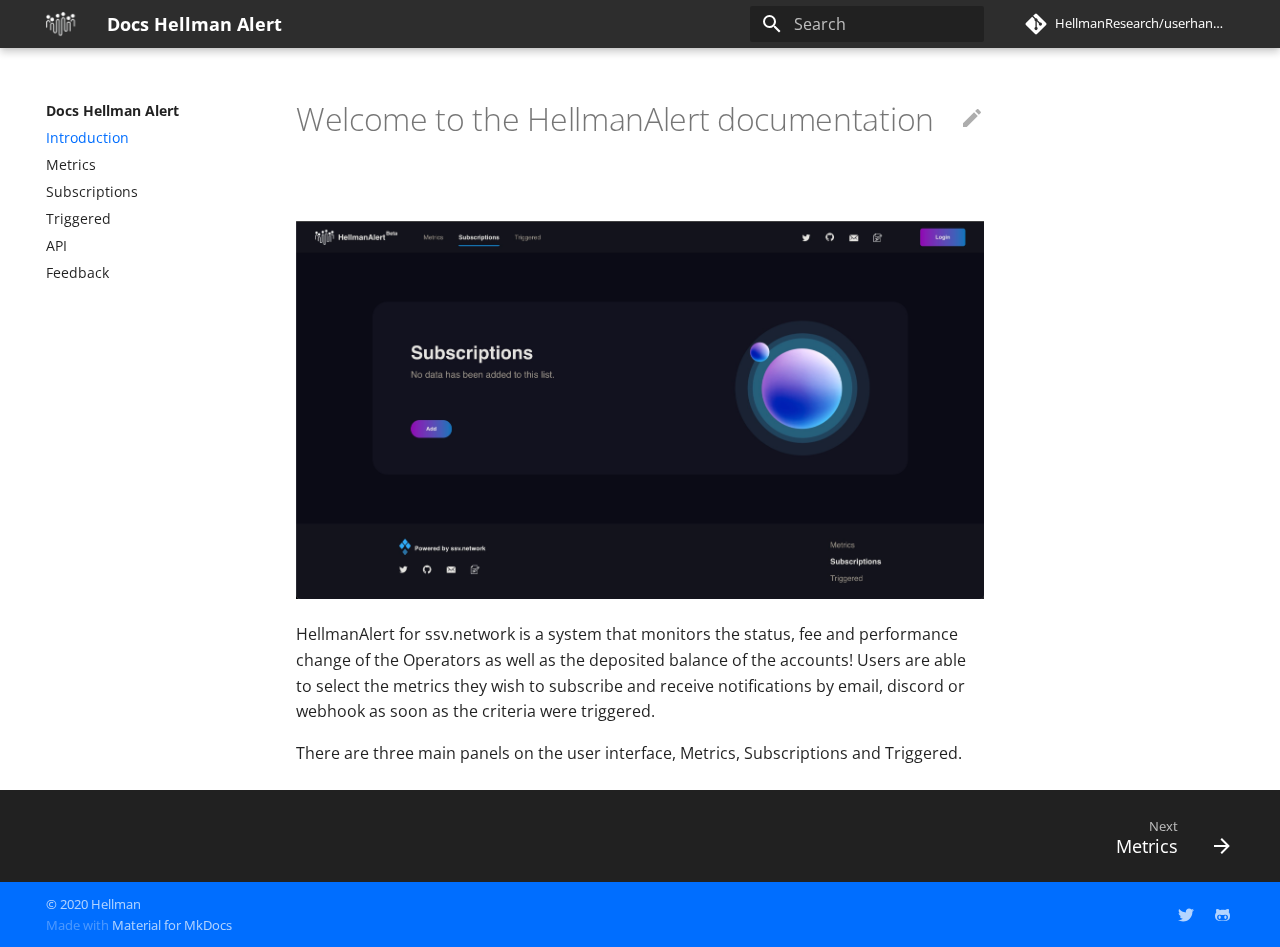
<file: site/index.html>
<!doctype html>
<html lang="en" class="no-js">
  <head>
    
      <meta charset="utf-8">
      <meta name="viewport" content="width=device-width,initial-scale=1">
      
      
        <meta name="author" content="hellman.team">
      
      
        <link rel="canonical" href="https://docs.alert.hellman.team/">
      
      <link rel="icon" href="images/favicon_hellman.ico">
      <meta name="generator" content="mkdocs-1.4.2, mkdocs-material-8.5.10">
    
    
      
        <title>Docs Hellman Alert</title>
      
    
    
      <link rel="stylesheet" href="assets/stylesheets/main.975780f9.min.css">
      
        
        <link rel="stylesheet" href="assets/stylesheets/palette.2505c338.min.css">
        
      
      

    
    
    
      
        
        
        <link rel="preconnect" href="https://fonts.gstatic.com" crossorigin>
        <link rel="stylesheet" href="https://fonts.googleapis.com/css?family=Open+Sans:300,300i,400,400i,700,700i%7CRoboto+Mono:400,400i,700,700i&display=fallback">
        <style>:root{--md-text-font:"Open Sans";--md-code-font:"Roboto Mono"}</style>
      
    
    
      <link rel="stylesheet" href="stylesheets/extra.css">
    
    <script>__md_scope=new URL(".",location),__md_hash=e=>[...e].reduce((e,_)=>(e<<5)-e+_.charCodeAt(0),0),__md_get=(e,_=localStorage,t=__md_scope)=>JSON.parse(_.getItem(t.pathname+"."+e)),__md_set=(e,_,t=localStorage,a=__md_scope)=>{try{t.setItem(a.pathname+"."+e,JSON.stringify(_))}catch(e){}}</script>
    
      

    
    
    
  </head>
  
  
    
    
    
    
    
    <body dir="ltr" data-md-color-scheme="default" data-md-color-primary="None" data-md-color-accent="None">
  
    
    
    <input class="md-toggle" data-md-toggle="drawer" type="checkbox" id="__drawer" autocomplete="off">
    <input class="md-toggle" data-md-toggle="search" type="checkbox" id="__search" autocomplete="off">
    <label class="md-overlay" for="__drawer"></label>
    <div data-md-component="skip">
      
        
        <a href="#welcome-to-the-hellmanalert-documentation" class="md-skip">
          Skip to content
        </a>
      
    </div>
    <div data-md-component="announce">
      
    </div>
    
    
      

<header class="md-header" data-md-component="header">
  <nav class="md-header__inner md-grid" aria-label="Header">
    <a href="." title="Docs Hellman Alert" class="md-header__button md-logo" aria-label="Docs Hellman Alert" data-md-component="logo">
      
  <img src="images/logo.png" alt="logo">

    </a>
    <label class="md-header__button md-icon" for="__drawer">
      <svg xmlns="http://www.w3.org/2000/svg" viewBox="0 0 24 24"><path d="M3 6h18v2H3V6m0 5h18v2H3v-2m0 5h18v2H3v-2Z"/></svg>
    </label>
    <div class="md-header__title" data-md-component="header-title">
      <div class="md-header__ellipsis">
        <div class="md-header__topic">
          <span class="md-ellipsis">
            Docs Hellman Alert
          </span>
        </div>
        <div class="md-header__topic" data-md-component="header-topic">
          <span class="md-ellipsis">
            
              Introduction
            
          </span>
        </div>
      </div>
    </div>
    
    
    
      <label class="md-header__button md-icon" for="__search">
        <svg xmlns="http://www.w3.org/2000/svg" viewBox="0 0 24 24"><path d="M9.5 3A6.5 6.5 0 0 1 16 9.5c0 1.61-.59 3.09-1.56 4.23l.27.27h.79l5 5-1.5 1.5-5-5v-.79l-.27-.27A6.516 6.516 0 0 1 9.5 16 6.5 6.5 0 0 1 3 9.5 6.5 6.5 0 0 1 9.5 3m0 2C7 5 5 7 5 9.5S7 14 9.5 14 14 12 14 9.5 12 5 9.5 5Z"/></svg>
      </label>
      <div class="md-search" data-md-component="search" role="dialog">
  <label class="md-search__overlay" for="__search"></label>
  <div class="md-search__inner" role="search">
    <form class="md-search__form" name="search">
      <input type="text" class="md-search__input" name="query" aria-label="Search" placeholder="Search" autocapitalize="off" autocorrect="off" autocomplete="off" spellcheck="false" data-md-component="search-query" required>
      <label class="md-search__icon md-icon" for="__search">
        <svg xmlns="http://www.w3.org/2000/svg" viewBox="0 0 24 24"><path d="M9.5 3A6.5 6.5 0 0 1 16 9.5c0 1.61-.59 3.09-1.56 4.23l.27.27h.79l5 5-1.5 1.5-5-5v-.79l-.27-.27A6.516 6.516 0 0 1 9.5 16 6.5 6.5 0 0 1 3 9.5 6.5 6.5 0 0 1 9.5 3m0 2C7 5 5 7 5 9.5S7 14 9.5 14 14 12 14 9.5 12 5 9.5 5Z"/></svg>
        <svg xmlns="http://www.w3.org/2000/svg" viewBox="0 0 24 24"><path d="M20 11v2H8l5.5 5.5-1.42 1.42L4.16 12l7.92-7.92L13.5 5.5 8 11h12Z"/></svg>
      </label>
      <nav class="md-search__options" aria-label="Search">
        
        <button type="reset" class="md-search__icon md-icon" title="Clear" aria-label="Clear" tabindex="-1">
          <svg xmlns="http://www.w3.org/2000/svg" viewBox="0 0 24 24"><path d="M19 6.41 17.59 5 12 10.59 6.41 5 5 6.41 10.59 12 5 17.59 6.41 19 12 13.41 17.59 19 19 17.59 13.41 12 19 6.41Z"/></svg>
        </button>
      </nav>
      
    </form>
    <div class="md-search__output">
      <div class="md-search__scrollwrap" data-md-scrollfix>
        <div class="md-search-result" data-md-component="search-result">
          <div class="md-search-result__meta">
            Initializing search
          </div>
          <ol class="md-search-result__list"></ol>
        </div>
      </div>
    </div>
  </div>
</div>
    
    
      <div class="md-header__source">
        <a href="https://github.com/HellmanResearch/userhandbook" title="Go to repository" class="md-source" data-md-component="source">
  <div class="md-source__icon md-icon">
    
    <svg xmlns="http://www.w3.org/2000/svg" viewBox="0 0 448 512"><!--! Font Awesome Free 6.2.1 by @fontawesome - https://fontawesome.com License - https://fontawesome.com/license/free (Icons: CC BY 4.0, Fonts: SIL OFL 1.1, Code: MIT License) Copyright 2022 Fonticons, Inc.--><path d="M439.55 236.05 244 40.45a28.87 28.87 0 0 0-40.81 0l-40.66 40.63 51.52 51.52c27.06-9.14 52.68 16.77 43.39 43.68l49.66 49.66c34.23-11.8 61.18 31 35.47 56.69-26.49 26.49-70.21-2.87-56-37.34L240.22 199v121.85c25.3 12.54 22.26 41.85 9.08 55a34.34 34.34 0 0 1-48.55 0c-17.57-17.6-11.07-46.91 11.25-56v-123c-20.8-8.51-24.6-30.74-18.64-45L142.57 101 8.45 235.14a28.86 28.86 0 0 0 0 40.81l195.61 195.6a28.86 28.86 0 0 0 40.8 0l194.69-194.69a28.86 28.86 0 0 0 0-40.81z"/></svg>
  </div>
  <div class="md-source__repository">
    HellmanResearch/userhandbook
  </div>
</a>
      </div>
    
  </nav>
  
</header>
    
    <div class="md-container" data-md-component="container">
      
      
        
          
        
      
      <main class="md-main" data-md-component="main">
        <div class="md-main__inner md-grid">
          
            
              
              <div class="md-sidebar md-sidebar--primary" data-md-component="sidebar" data-md-type="navigation" >
                <div class="md-sidebar__scrollwrap">
                  <div class="md-sidebar__inner">
                    


<nav class="md-nav md-nav--primary" aria-label="Navigation" data-md-level="0">
  <label class="md-nav__title" for="__drawer">
    <a href="." title="Docs Hellman Alert" class="md-nav__button md-logo" aria-label="Docs Hellman Alert" data-md-component="logo">
      
  <img src="images/logo.png" alt="logo">

    </a>
    Docs Hellman Alert
  </label>
  
    <div class="md-nav__source">
      <a href="https://github.com/HellmanResearch/userhandbook" title="Go to repository" class="md-source" data-md-component="source">
  <div class="md-source__icon md-icon">
    
    <svg xmlns="http://www.w3.org/2000/svg" viewBox="0 0 448 512"><!--! Font Awesome Free 6.2.1 by @fontawesome - https://fontawesome.com License - https://fontawesome.com/license/free (Icons: CC BY 4.0, Fonts: SIL OFL 1.1, Code: MIT License) Copyright 2022 Fonticons, Inc.--><path d="M439.55 236.05 244 40.45a28.87 28.87 0 0 0-40.81 0l-40.66 40.63 51.52 51.52c27.06-9.14 52.68 16.77 43.39 43.68l49.66 49.66c34.23-11.8 61.18 31 35.47 56.69-26.49 26.49-70.21-2.87-56-37.34L240.22 199v121.85c25.3 12.54 22.26 41.85 9.08 55a34.34 34.34 0 0 1-48.55 0c-17.57-17.6-11.07-46.91 11.25-56v-123c-20.8-8.51-24.6-30.74-18.64-45L142.57 101 8.45 235.14a28.86 28.86 0 0 0 0 40.81l195.61 195.6a28.86 28.86 0 0 0 40.8 0l194.69-194.69a28.86 28.86 0 0 0 0-40.81z"/></svg>
  </div>
  <div class="md-source__repository">
    HellmanResearch/userhandbook
  </div>
</a>
    </div>
  
  <ul class="md-nav__list" data-md-scrollfix>
    
      
      
      

  
  
    
  
  
    <li class="md-nav__item md-nav__item--active">
      
      <input class="md-nav__toggle md-toggle" data-md-toggle="toc" type="checkbox" id="__toc">
      
      
        
      
      
      <a href="." class="md-nav__link md-nav__link--active">
        Introduction
      </a>
      
    </li>
  

    
      
      
      

  
  
  
    <li class="md-nav__item">
      <a href="metrics/" class="md-nav__link">
        Metrics
      </a>
    </li>
  

    
      
      
      

  
  
  
    <li class="md-nav__item">
      <a href="subscriptions/" class="md-nav__link">
        Subscriptions
      </a>
    </li>
  

    
      
      
      

  
  
  
    <li class="md-nav__item">
      <a href="triggered/" class="md-nav__link">
        Triggered
      </a>
    </li>
  

    
      
      
      

  
  
  
    <li class="md-nav__item">
      <a href="api/" class="md-nav__link">
        API
      </a>
    </li>
  

    
      
      
      

  
  
  
    <li class="md-nav__item">
      <a href="feedback/" class="md-nav__link">
        Feedback
      </a>
    </li>
  

    
  </ul>
</nav>
                  </div>
                </div>
              </div>
            
            
              
              <div class="md-sidebar md-sidebar--secondary" data-md-component="sidebar" data-md-type="toc" >
                <div class="md-sidebar__scrollwrap">
                  <div class="md-sidebar__inner">
                    

<nav class="md-nav md-nav--secondary" aria-label="Table of contents">
  
  
  
    
  
  
</nav>
                  </div>
                </div>
              </div>
            
          
          
            <div class="md-content" data-md-component="content">
              <article class="md-content__inner md-typeset">
                
                  

  <a href="https://github.com/HellmanResearch/userhandbook/edit/master/docs/index.md" title="Edit this page" class="md-content__button md-icon">
    
    <svg xmlns="http://www.w3.org/2000/svg" viewBox="0 0 24 24"><path d="M20.71 7.04c.39-.39.39-1.04 0-1.41l-2.34-2.34c-.37-.39-1.02-.39-1.41 0l-1.84 1.83 3.75 3.75M3 17.25V21h3.75L17.81 9.93l-3.75-3.75L3 17.25Z"/></svg>
  </a>


<h1 id="welcome-to-the-hellmanalert-documentation">Welcome to the HellmanAlert documentation<a class="headerlink" href="#welcome-to-the-hellmanalert-documentation" title="Permanent link">&para;</a></h1>
<p><img alt="" src="images/preview.jpg" /></p>
<p>HellmanAlert for ssv.network is a system that monitors the status, fee and performance change of the Operators as well as the deposited balance of the accounts! Users are able to select the metrics they wish to subscribe and receive notifications by email, discord or webhook as soon as the criteria were triggered.</p>
<p>There are three main panels on the user interface, Metrics, Subscriptions and Triggered. </p>





                
              </article>
            </div>
          
          
        </div>
        
      </main>
      
        <footer class="md-footer">
  
    
    <nav class="md-footer__inner md-grid" aria-label="Footer" >
      
      
        
        <a href="metrics/" class="md-footer__link md-footer__link--next" aria-label="Next: Metrics" rel="next">
          <div class="md-footer__title">
            <div class="md-ellipsis">
              <span class="md-footer__direction">
                Next
              </span>
              Metrics
            </div>
          </div>
          <div class="md-footer__button md-icon">
            <svg xmlns="http://www.w3.org/2000/svg" viewBox="0 0 24 24"><path d="M4 11v2h12l-5.5 5.5 1.42 1.42L19.84 12l-7.92-7.92L10.5 5.5 16 11H4Z"/></svg>
          </div>
        </a>
      
    </nav>
  
  <div class="md-footer-meta md-typeset">
    <div class="md-footer-meta__inner md-grid">
      <div class="md-copyright">
  
    <div class="md-copyright__highlight">
      © 2020 Hellman
    </div>
  
  
    Made with
    <a href="https://squidfunk.github.io/mkdocs-material/" target="_blank" rel="noopener">
      Material for MkDocs
    </a>
  
</div>
      
        <div class="md-social">
  
    
    
      
      
    
    <a href="https://twitter.com/HellmanResearch" target="_blank" rel="noopener" title="twitter.com" class="md-social__link">
      <svg xmlns="http://www.w3.org/2000/svg" viewBox="0 0 512 512"><!--! Font Awesome Free 6.2.1 by @fontawesome - https://fontawesome.com License - https://fontawesome.com/license/free (Icons: CC BY 4.0, Fonts: SIL OFL 1.1, Code: MIT License) Copyright 2022 Fonticons, Inc.--><path d="M459.37 151.716c.325 4.548.325 9.097.325 13.645 0 138.72-105.583 298.558-298.558 298.558-59.452 0-114.68-17.219-161.137-47.106 8.447.974 16.568 1.299 25.34 1.299 49.055 0 94.213-16.568 130.274-44.832-46.132-.975-84.792-31.188-98.112-72.772 6.498.974 12.995 1.624 19.818 1.624 9.421 0 18.843-1.3 27.614-3.573-48.081-9.747-84.143-51.98-84.143-102.985v-1.299c13.969 7.797 30.214 12.67 47.431 13.319-28.264-18.843-46.781-51.005-46.781-87.391 0-19.492 5.197-37.36 14.294-52.954 51.655 63.675 129.3 105.258 216.365 109.807-1.624-7.797-2.599-15.918-2.599-24.04 0-57.828 46.782-104.934 104.934-104.934 30.213 0 57.502 12.67 76.67 33.137 23.715-4.548 46.456-13.32 66.599-25.34-7.798 24.366-24.366 44.833-46.132 57.827 21.117-2.273 41.584-8.122 60.426-16.243-14.292 20.791-32.161 39.308-52.628 54.253z"/></svg>
    </a>
  
    
    
      
      
    
    <a href="https://github.com/HellmanResearch" target="_blank" rel="noopener" title="github.com" class="md-social__link">
      <svg xmlns="http://www.w3.org/2000/svg" viewBox="0 0 480 512"><!--! Font Awesome Free 6.2.1 by @fontawesome - https://fontawesome.com License - https://fontawesome.com/license/free (Icons: CC BY 4.0, Fonts: SIL OFL 1.1, Code: MIT License) Copyright 2022 Fonticons, Inc.--><path d="M186.1 328.7c0 20.9-10.9 55.1-36.7 55.1s-36.7-34.2-36.7-55.1 10.9-55.1 36.7-55.1 36.7 34.2 36.7 55.1zM480 278.2c0 31.9-3.2 65.7-17.5 95-37.9 76.6-142.1 74.8-216.7 74.8-75.8 0-186.2 2.7-225.6-74.8-14.6-29-20.2-63.1-20.2-95 0-41.9 13.9-81.5 41.5-113.6-5.2-15.8-7.7-32.4-7.7-48.8 0-21.5 4.9-32.3 14.6-51.8 45.3 0 74.3 9 108.8 36 29-6.9 58.8-10 88.7-10 27 0 54.2 2.9 80.4 9.2 34-26.7 63-35.2 107.8-35.2 9.8 19.5 14.6 30.3 14.6 51.8 0 16.4-2.6 32.7-7.7 48.2 27.5 32.4 39 72.3 39 114.2zm-64.3 50.5c0-43.9-26.7-82.6-73.5-82.6-18.9 0-37 3.4-56 6-14.9 2.3-29.8 3.2-45.1 3.2-15.2 0-30.1-.9-45.1-3.2-18.7-2.6-37-6-56-6-46.8 0-73.5 38.7-73.5 82.6 0 87.8 80.4 101.3 150.4 101.3h48.2c70.3 0 150.6-13.4 150.6-101.3zm-82.6-55.1c-25.8 0-36.7 34.2-36.7 55.1s10.9 55.1 36.7 55.1 36.7-34.2 36.7-55.1-10.9-55.1-36.7-55.1z"/></svg>
    </a>
  
</div>
      
    </div>
  </div>
</footer>
      
    </div>
    <div class="md-dialog" data-md-component="dialog">
      <div class="md-dialog__inner md-typeset"></div>
    </div>
    
    <script id="__config" type="application/json">{"base": ".", "features": [], "search": "assets/javascripts/workers/search.16e2a7d4.min.js", "translations": {"clipboard.copied": "Copied to clipboard", "clipboard.copy": "Copy to clipboard", "search.config.lang": "en", "search.config.pipeline": "trimmer, stopWordFilter", "search.config.separator": "[\\s\\-]+", "search.placeholder": "Search", "search.result.more.one": "1 more on this page", "search.result.more.other": "# more on this page", "search.result.none": "No matching documents", "search.result.one": "1 matching document", "search.result.other": "# matching documents", "search.result.placeholder": "Type to start searching", "search.result.term.missing": "Missing", "select.version.title": "Select version"}}</script>
    
    
      <script src="assets/javascripts/bundle.5a2dcb6a.min.js"></script>
      
    
    
  </body>
</html>
</file>
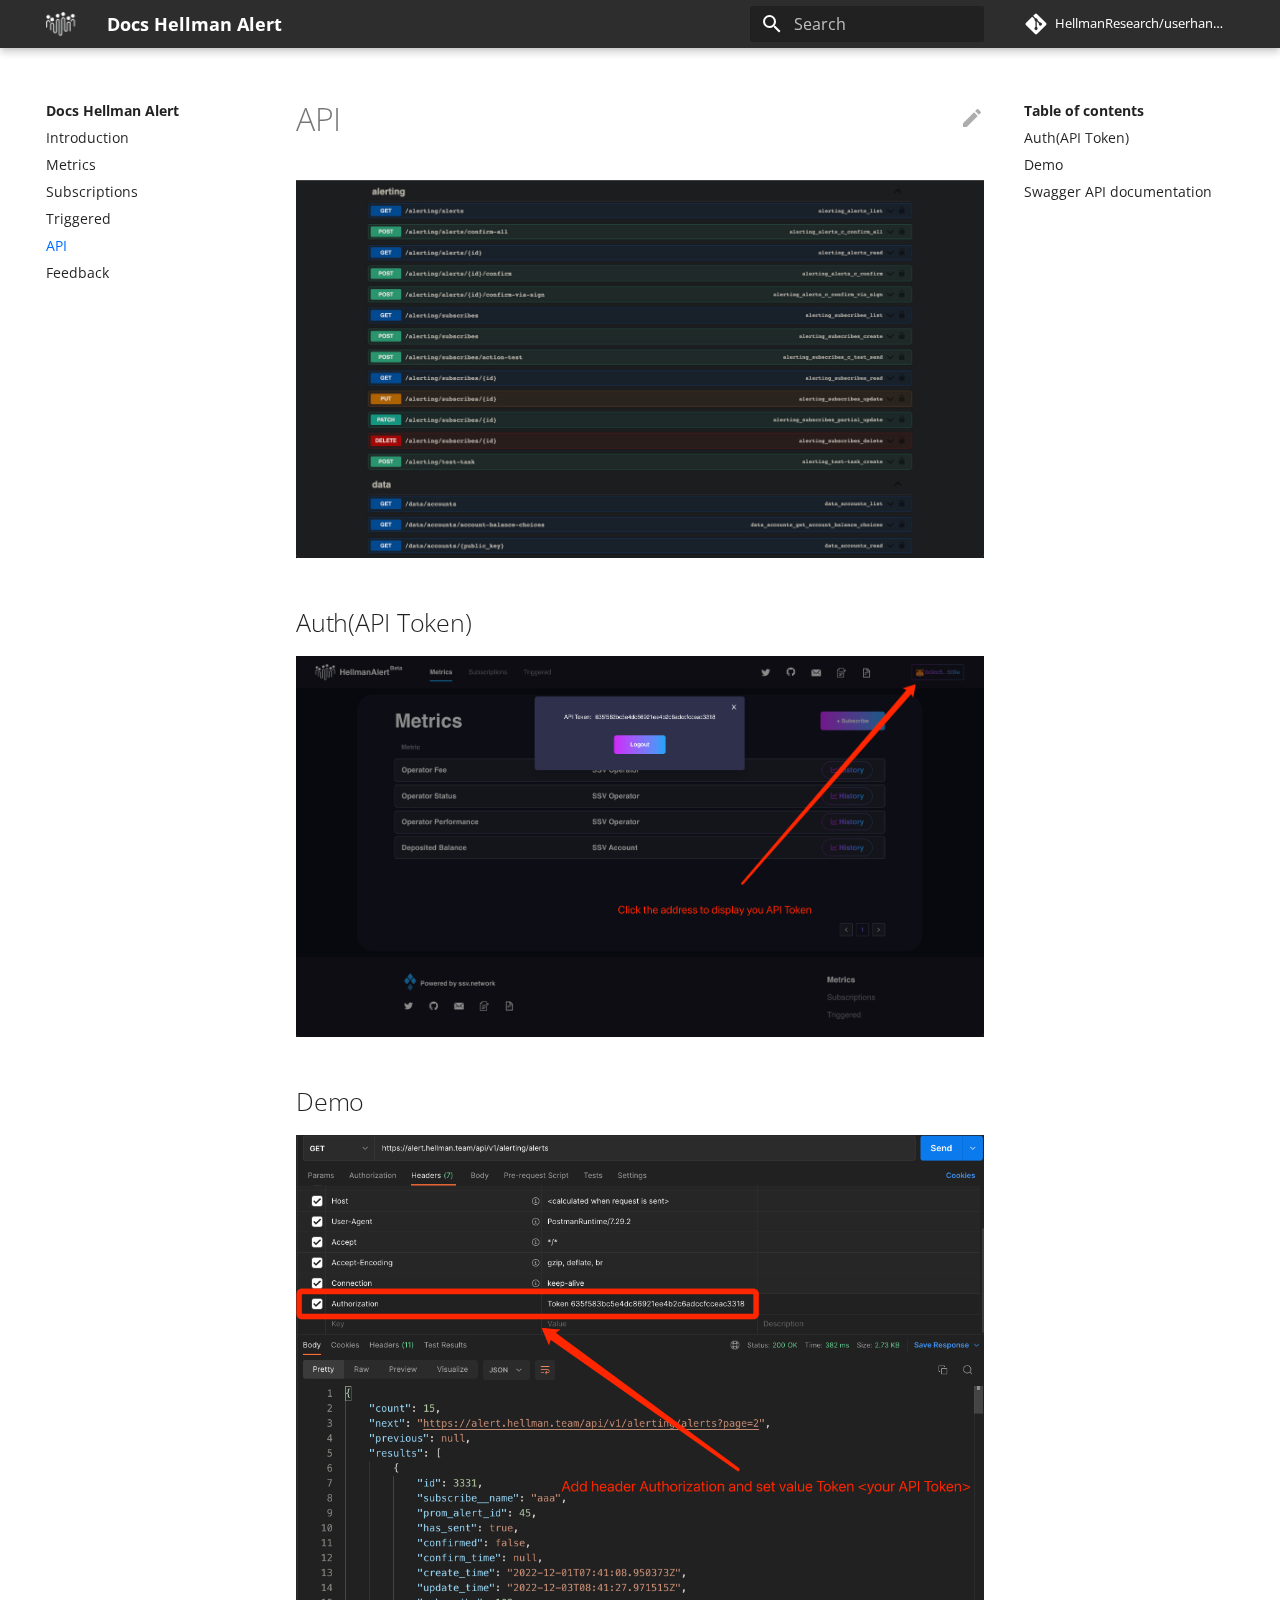
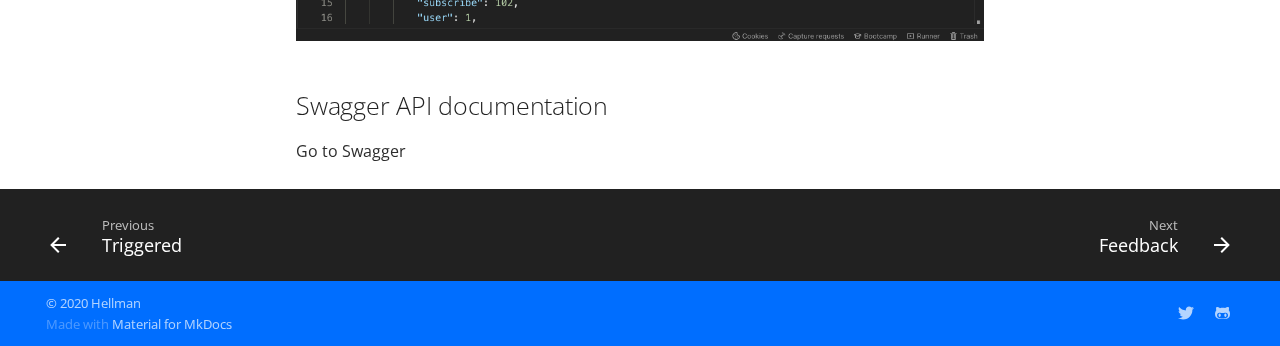
<file: site/api/index.html>
<!doctype html>
<html lang="en" class="no-js">
  <head>
    
      <meta charset="utf-8">
      <meta name="viewport" content="width=device-width,initial-scale=1">
      
      
        <meta name="author" content="hellman.team">
      
      
        <link rel="canonical" href="https://docs.alert.hellman.team/api/">
      
      <link rel="icon" href="../images/favicon_hellman.ico">
      <meta name="generator" content="mkdocs-1.4.2, mkdocs-material-8.5.10">
    
    
      
        <title>API - Docs Hellman Alert</title>
      
    
    
      <link rel="stylesheet" href="../assets/stylesheets/main.975780f9.min.css">
      
        
        <link rel="stylesheet" href="../assets/stylesheets/palette.2505c338.min.css">
        
      
      

    
    
    
      
        
        
        <link rel="preconnect" href="https://fonts.gstatic.com" crossorigin>
        <link rel="stylesheet" href="https://fonts.googleapis.com/css?family=Open+Sans:300,300i,400,400i,700,700i%7CRoboto+Mono:400,400i,700,700i&display=fallback">
        <style>:root{--md-text-font:"Open Sans";--md-code-font:"Roboto Mono"}</style>
      
    
    
      <link rel="stylesheet" href="../stylesheets/extra.css">
    
    <script>__md_scope=new URL("..",location),__md_hash=e=>[...e].reduce((e,_)=>(e<<5)-e+_.charCodeAt(0),0),__md_get=(e,_=localStorage,t=__md_scope)=>JSON.parse(_.getItem(t.pathname+"."+e)),__md_set=(e,_,t=localStorage,a=__md_scope)=>{try{t.setItem(a.pathname+"."+e,JSON.stringify(_))}catch(e){}}</script>
    
      

    
    
    
  </head>
  
  
    
    
    
    
    
    <body dir="ltr" data-md-color-scheme="default" data-md-color-primary="None" data-md-color-accent="None">
  
    
    
    <input class="md-toggle" data-md-toggle="drawer" type="checkbox" id="__drawer" autocomplete="off">
    <input class="md-toggle" data-md-toggle="search" type="checkbox" id="__search" autocomplete="off">
    <label class="md-overlay" for="__drawer"></label>
    <div data-md-component="skip">
      
        
        <a href="#api" class="md-skip">
          Skip to content
        </a>
      
    </div>
    <div data-md-component="announce">
      
    </div>
    
    
      

<header class="md-header" data-md-component="header">
  <nav class="md-header__inner md-grid" aria-label="Header">
    <a href=".." title="Docs Hellman Alert" class="md-header__button md-logo" aria-label="Docs Hellman Alert" data-md-component="logo">
      
  <img src="../images/logo.png" alt="logo">

    </a>
    <label class="md-header__button md-icon" for="__drawer">
      <svg xmlns="http://www.w3.org/2000/svg" viewBox="0 0 24 24"><path d="M3 6h18v2H3V6m0 5h18v2H3v-2m0 5h18v2H3v-2Z"/></svg>
    </label>
    <div class="md-header__title" data-md-component="header-title">
      <div class="md-header__ellipsis">
        <div class="md-header__topic">
          <span class="md-ellipsis">
            Docs Hellman Alert
          </span>
        </div>
        <div class="md-header__topic" data-md-component="header-topic">
          <span class="md-ellipsis">
            
              API
            
          </span>
        </div>
      </div>
    </div>
    
    
    
      <label class="md-header__button md-icon" for="__search">
        <svg xmlns="http://www.w3.org/2000/svg" viewBox="0 0 24 24"><path d="M9.5 3A6.5 6.5 0 0 1 16 9.5c0 1.61-.59 3.09-1.56 4.23l.27.27h.79l5 5-1.5 1.5-5-5v-.79l-.27-.27A6.516 6.516 0 0 1 9.5 16 6.5 6.5 0 0 1 3 9.5 6.5 6.5 0 0 1 9.5 3m0 2C7 5 5 7 5 9.5S7 14 9.5 14 14 12 14 9.5 12 5 9.5 5Z"/></svg>
      </label>
      <div class="md-search" data-md-component="search" role="dialog">
  <label class="md-search__overlay" for="__search"></label>
  <div class="md-search__inner" role="search">
    <form class="md-search__form" name="search">
      <input type="text" class="md-search__input" name="query" aria-label="Search" placeholder="Search" autocapitalize="off" autocorrect="off" autocomplete="off" spellcheck="false" data-md-component="search-query" required>
      <label class="md-search__icon md-icon" for="__search">
        <svg xmlns="http://www.w3.org/2000/svg" viewBox="0 0 24 24"><path d="M9.5 3A6.5 6.5 0 0 1 16 9.5c0 1.61-.59 3.09-1.56 4.23l.27.27h.79l5 5-1.5 1.5-5-5v-.79l-.27-.27A6.516 6.516 0 0 1 9.5 16 6.5 6.5 0 0 1 3 9.5 6.5 6.5 0 0 1 9.5 3m0 2C7 5 5 7 5 9.5S7 14 9.5 14 14 12 14 9.5 12 5 9.5 5Z"/></svg>
        <svg xmlns="http://www.w3.org/2000/svg" viewBox="0 0 24 24"><path d="M20 11v2H8l5.5 5.5-1.42 1.42L4.16 12l7.92-7.92L13.5 5.5 8 11h12Z"/></svg>
      </label>
      <nav class="md-search__options" aria-label="Search">
        
        <button type="reset" class="md-search__icon md-icon" title="Clear" aria-label="Clear" tabindex="-1">
          <svg xmlns="http://www.w3.org/2000/svg" viewBox="0 0 24 24"><path d="M19 6.41 17.59 5 12 10.59 6.41 5 5 6.41 10.59 12 5 17.59 6.41 19 12 13.41 17.59 19 19 17.59 13.41 12 19 6.41Z"/></svg>
        </button>
      </nav>
      
    </form>
    <div class="md-search__output">
      <div class="md-search__scrollwrap" data-md-scrollfix>
        <div class="md-search-result" data-md-component="search-result">
          <div class="md-search-result__meta">
            Initializing search
          </div>
          <ol class="md-search-result__list"></ol>
        </div>
      </div>
    </div>
  </div>
</div>
    
    
      <div class="md-header__source">
        <a href="https://github.com/HellmanResearch/userhandbook" title="Go to repository" class="md-source" data-md-component="source">
  <div class="md-source__icon md-icon">
    
    <svg xmlns="http://www.w3.org/2000/svg" viewBox="0 0 448 512"><!--! Font Awesome Free 6.2.1 by @fontawesome - https://fontawesome.com License - https://fontawesome.com/license/free (Icons: CC BY 4.0, Fonts: SIL OFL 1.1, Code: MIT License) Copyright 2022 Fonticons, Inc.--><path d="M439.55 236.05 244 40.45a28.87 28.87 0 0 0-40.81 0l-40.66 40.63 51.52 51.52c27.06-9.14 52.68 16.77 43.39 43.68l49.66 49.66c34.23-11.8 61.18 31 35.47 56.69-26.49 26.49-70.21-2.87-56-37.34L240.22 199v121.85c25.3 12.54 22.26 41.85 9.08 55a34.34 34.34 0 0 1-48.55 0c-17.57-17.6-11.07-46.91 11.25-56v-123c-20.8-8.51-24.6-30.74-18.64-45L142.57 101 8.45 235.14a28.86 28.86 0 0 0 0 40.81l195.61 195.6a28.86 28.86 0 0 0 40.8 0l194.69-194.69a28.86 28.86 0 0 0 0-40.81z"/></svg>
  </div>
  <div class="md-source__repository">
    HellmanResearch/userhandbook
  </div>
</a>
      </div>
    
  </nav>
  
</header>
    
    <div class="md-container" data-md-component="container">
      
      
        
          
        
      
      <main class="md-main" data-md-component="main">
        <div class="md-main__inner md-grid">
          
            
              
              <div class="md-sidebar md-sidebar--primary" data-md-component="sidebar" data-md-type="navigation" >
                <div class="md-sidebar__scrollwrap">
                  <div class="md-sidebar__inner">
                    


<nav class="md-nav md-nav--primary" aria-label="Navigation" data-md-level="0">
  <label class="md-nav__title" for="__drawer">
    <a href=".." title="Docs Hellman Alert" class="md-nav__button md-logo" aria-label="Docs Hellman Alert" data-md-component="logo">
      
  <img src="../images/logo.png" alt="logo">

    </a>
    Docs Hellman Alert
  </label>
  
    <div class="md-nav__source">
      <a href="https://github.com/HellmanResearch/userhandbook" title="Go to repository" class="md-source" data-md-component="source">
  <div class="md-source__icon md-icon">
    
    <svg xmlns="http://www.w3.org/2000/svg" viewBox="0 0 448 512"><!--! Font Awesome Free 6.2.1 by @fontawesome - https://fontawesome.com License - https://fontawesome.com/license/free (Icons: CC BY 4.0, Fonts: SIL OFL 1.1, Code: MIT License) Copyright 2022 Fonticons, Inc.--><path d="M439.55 236.05 244 40.45a28.87 28.87 0 0 0-40.81 0l-40.66 40.63 51.52 51.52c27.06-9.14 52.68 16.77 43.39 43.68l49.66 49.66c34.23-11.8 61.18 31 35.47 56.69-26.49 26.49-70.21-2.87-56-37.34L240.22 199v121.85c25.3 12.54 22.26 41.85 9.08 55a34.34 34.34 0 0 1-48.55 0c-17.57-17.6-11.07-46.91 11.25-56v-123c-20.8-8.51-24.6-30.74-18.64-45L142.57 101 8.45 235.14a28.86 28.86 0 0 0 0 40.81l195.61 195.6a28.86 28.86 0 0 0 40.8 0l194.69-194.69a28.86 28.86 0 0 0 0-40.81z"/></svg>
  </div>
  <div class="md-source__repository">
    HellmanResearch/userhandbook
  </div>
</a>
    </div>
  
  <ul class="md-nav__list" data-md-scrollfix>
    
      
      
      

  
  
  
    <li class="md-nav__item">
      <a href=".." class="md-nav__link">
        Introduction
      </a>
    </li>
  

    
      
      
      

  
  
  
    <li class="md-nav__item">
      <a href="../metrics/" class="md-nav__link">
        Metrics
      </a>
    </li>
  

    
      
      
      

  
  
  
    <li class="md-nav__item">
      <a href="../subscriptions/" class="md-nav__link">
        Subscriptions
      </a>
    </li>
  

    
      
      
      

  
  
  
    <li class="md-nav__item">
      <a href="../triggered/" class="md-nav__link">
        Triggered
      </a>
    </li>
  

    
      
      
      

  
  
    
  
  
    <li class="md-nav__item md-nav__item--active">
      
      <input class="md-nav__toggle md-toggle" data-md-toggle="toc" type="checkbox" id="__toc">
      
      
        
      
      
        <label class="md-nav__link md-nav__link--active" for="__toc">
          API
          <span class="md-nav__icon md-icon"></span>
        </label>
      
      <a href="./" class="md-nav__link md-nav__link--active">
        API
      </a>
      
        

<nav class="md-nav md-nav--secondary" aria-label="Table of contents">
  
  
  
    
  
  
    <label class="md-nav__title" for="__toc">
      <span class="md-nav__icon md-icon"></span>
      Table of contents
    </label>
    <ul class="md-nav__list" data-md-component="toc" data-md-scrollfix>
      
        <li class="md-nav__item">
  <a href="#authapi-token" class="md-nav__link">
    Auth(API Token)
  </a>
  
</li>
      
        <li class="md-nav__item">
  <a href="#demo" class="md-nav__link">
    Demo
  </a>
  
</li>
      
        <li class="md-nav__item">
  <a href="#swagger-api-documentation" class="md-nav__link">
    Swagger API documentation
  </a>
  
</li>
      
    </ul>
  
</nav>
      
    </li>
  

    
      
      
      

  
  
  
    <li class="md-nav__item">
      <a href="../feedback/" class="md-nav__link">
        Feedback
      </a>
    </li>
  

    
  </ul>
</nav>
                  </div>
                </div>
              </div>
            
            
              
              <div class="md-sidebar md-sidebar--secondary" data-md-component="sidebar" data-md-type="toc" >
                <div class="md-sidebar__scrollwrap">
                  <div class="md-sidebar__inner">
                    

<nav class="md-nav md-nav--secondary" aria-label="Table of contents">
  
  
  
    
  
  
    <label class="md-nav__title" for="__toc">
      <span class="md-nav__icon md-icon"></span>
      Table of contents
    </label>
    <ul class="md-nav__list" data-md-component="toc" data-md-scrollfix>
      
        <li class="md-nav__item">
  <a href="#authapi-token" class="md-nav__link">
    Auth(API Token)
  </a>
  
</li>
      
        <li class="md-nav__item">
  <a href="#demo" class="md-nav__link">
    Demo
  </a>
  
</li>
      
        <li class="md-nav__item">
  <a href="#swagger-api-documentation" class="md-nav__link">
    Swagger API documentation
  </a>
  
</li>
      
    </ul>
  
</nav>
                  </div>
                </div>
              </div>
            
          
          
            <div class="md-content" data-md-component="content">
              <article class="md-content__inner md-typeset">
                
                  

  <a href="https://github.com/HellmanResearch/userhandbook/edit/master/docs/api.md" title="Edit this page" class="md-content__button md-icon">
    
    <svg xmlns="http://www.w3.org/2000/svg" viewBox="0 0 24 24"><path d="M20.71 7.04c.39-.39.39-1.04 0-1.41l-2.34-2.34c-.37-.39-1.02-.39-1.41 0l-1.84 1.83 3.75 3.75M3 17.25V21h3.75L17.81 9.93l-3.75-3.75L3 17.25Z"/></svg>
  </a>


<h1 id="api">API<a class="headerlink" href="#api" title="Permanent link">&para;</a></h1>
<p><img alt="" src="../images/api.jpg" /></p>
<h2 id="authapi-token">Auth(API Token)<a class="headerlink" href="#authapi-token" title="Permanent link">&para;</a></h2>
<p><img alt="" src="../images/api_token.png" /></p>
<h2 id="demo">Demo<a class="headerlink" href="#demo" title="Permanent link">&para;</a></h2>
<p><img alt="" src="../images/api_call_demo.png" /></p>
<h2 id="swagger-api-documentation">Swagger API documentation<a class="headerlink" href="#swagger-api-documentation" title="Permanent link">&para;</a></h2>
<p><a href="/swagger">Go to Swagger</a></p>





                
              </article>
            </div>
          
          
        </div>
        
      </main>
      
        <footer class="md-footer">
  
    
    <nav class="md-footer__inner md-grid" aria-label="Footer" >
      
        
        <a href="../triggered/" class="md-footer__link md-footer__link--prev" aria-label="Previous: Triggered" rel="prev">
          <div class="md-footer__button md-icon">
            <svg xmlns="http://www.w3.org/2000/svg" viewBox="0 0 24 24"><path d="M20 11v2H8l5.5 5.5-1.42 1.42L4.16 12l7.92-7.92L13.5 5.5 8 11h12Z"/></svg>
          </div>
          <div class="md-footer__title">
            <div class="md-ellipsis">
              <span class="md-footer__direction">
                Previous
              </span>
              Triggered
            </div>
          </div>
        </a>
      
      
        
        <a href="../feedback/" class="md-footer__link md-footer__link--next" aria-label="Next: Feedback" rel="next">
          <div class="md-footer__title">
            <div class="md-ellipsis">
              <span class="md-footer__direction">
                Next
              </span>
              Feedback
            </div>
          </div>
          <div class="md-footer__button md-icon">
            <svg xmlns="http://www.w3.org/2000/svg" viewBox="0 0 24 24"><path d="M4 11v2h12l-5.5 5.5 1.42 1.42L19.84 12l-7.92-7.92L10.5 5.5 16 11H4Z"/></svg>
          </div>
        </a>
      
    </nav>
  
  <div class="md-footer-meta md-typeset">
    <div class="md-footer-meta__inner md-grid">
      <div class="md-copyright">
  
    <div class="md-copyright__highlight">
      © 2020 Hellman
    </div>
  
  
    Made with
    <a href="https://squidfunk.github.io/mkdocs-material/" target="_blank" rel="noopener">
      Material for MkDocs
    </a>
  
</div>
      
        <div class="md-social">
  
    
    
      
      
    
    <a href="https://twitter.com/HellmanResearch" target="_blank" rel="noopener" title="twitter.com" class="md-social__link">
      <svg xmlns="http://www.w3.org/2000/svg" viewBox="0 0 512 512"><!--! Font Awesome Free 6.2.1 by @fontawesome - https://fontawesome.com License - https://fontawesome.com/license/free (Icons: CC BY 4.0, Fonts: SIL OFL 1.1, Code: MIT License) Copyright 2022 Fonticons, Inc.--><path d="M459.37 151.716c.325 4.548.325 9.097.325 13.645 0 138.72-105.583 298.558-298.558 298.558-59.452 0-114.68-17.219-161.137-47.106 8.447.974 16.568 1.299 25.34 1.299 49.055 0 94.213-16.568 130.274-44.832-46.132-.975-84.792-31.188-98.112-72.772 6.498.974 12.995 1.624 19.818 1.624 9.421 0 18.843-1.3 27.614-3.573-48.081-9.747-84.143-51.98-84.143-102.985v-1.299c13.969 7.797 30.214 12.67 47.431 13.319-28.264-18.843-46.781-51.005-46.781-87.391 0-19.492 5.197-37.36 14.294-52.954 51.655 63.675 129.3 105.258 216.365 109.807-1.624-7.797-2.599-15.918-2.599-24.04 0-57.828 46.782-104.934 104.934-104.934 30.213 0 57.502 12.67 76.67 33.137 23.715-4.548 46.456-13.32 66.599-25.34-7.798 24.366-24.366 44.833-46.132 57.827 21.117-2.273 41.584-8.122 60.426-16.243-14.292 20.791-32.161 39.308-52.628 54.253z"/></svg>
    </a>
  
    
    
      
      
    
    <a href="https://github.com/HellmanResearch" target="_blank" rel="noopener" title="github.com" class="md-social__link">
      <svg xmlns="http://www.w3.org/2000/svg" viewBox="0 0 480 512"><!--! Font Awesome Free 6.2.1 by @fontawesome - https://fontawesome.com License - https://fontawesome.com/license/free (Icons: CC BY 4.0, Fonts: SIL OFL 1.1, Code: MIT License) Copyright 2022 Fonticons, Inc.--><path d="M186.1 328.7c0 20.9-10.9 55.1-36.7 55.1s-36.7-34.2-36.7-55.1 10.9-55.1 36.7-55.1 36.7 34.2 36.7 55.1zM480 278.2c0 31.9-3.2 65.7-17.5 95-37.9 76.6-142.1 74.8-216.7 74.8-75.8 0-186.2 2.7-225.6-74.8-14.6-29-20.2-63.1-20.2-95 0-41.9 13.9-81.5 41.5-113.6-5.2-15.8-7.7-32.4-7.7-48.8 0-21.5 4.9-32.3 14.6-51.8 45.3 0 74.3 9 108.8 36 29-6.9 58.8-10 88.7-10 27 0 54.2 2.9 80.4 9.2 34-26.7 63-35.2 107.8-35.2 9.8 19.5 14.6 30.3 14.6 51.8 0 16.4-2.6 32.7-7.7 48.2 27.5 32.4 39 72.3 39 114.2zm-64.3 50.5c0-43.9-26.7-82.6-73.5-82.6-18.9 0-37 3.4-56 6-14.9 2.3-29.8 3.2-45.1 3.2-15.2 0-30.1-.9-45.1-3.2-18.7-2.6-37-6-56-6-46.8 0-73.5 38.7-73.5 82.6 0 87.8 80.4 101.3 150.4 101.3h48.2c70.3 0 150.6-13.4 150.6-101.3zm-82.6-55.1c-25.8 0-36.7 34.2-36.7 55.1s10.9 55.1 36.7 55.1 36.7-34.2 36.7-55.1-10.9-55.1-36.7-55.1z"/></svg>
    </a>
  
</div>
      
    </div>
  </div>
</footer>
      
    </div>
    <div class="md-dialog" data-md-component="dialog">
      <div class="md-dialog__inner md-typeset"></div>
    </div>
    
    <script id="__config" type="application/json">{"base": "..", "features": [], "search": "../assets/javascripts/workers/search.16e2a7d4.min.js", "translations": {"clipboard.copied": "Copied to clipboard", "clipboard.copy": "Copy to clipboard", "search.config.lang": "en", "search.config.pipeline": "trimmer, stopWordFilter", "search.config.separator": "[\\s\\-]+", "search.placeholder": "Search", "search.result.more.one": "1 more on this page", "search.result.more.other": "# more on this page", "search.result.none": "No matching documents", "search.result.one": "1 matching document", "search.result.other": "# matching documents", "search.result.placeholder": "Type to start searching", "search.result.term.missing": "Missing", "select.version.title": "Select version"}}</script>
    
    
      <script src="../assets/javascripts/bundle.5a2dcb6a.min.js"></script>
      
    
    
  </body>
</html>
</file>
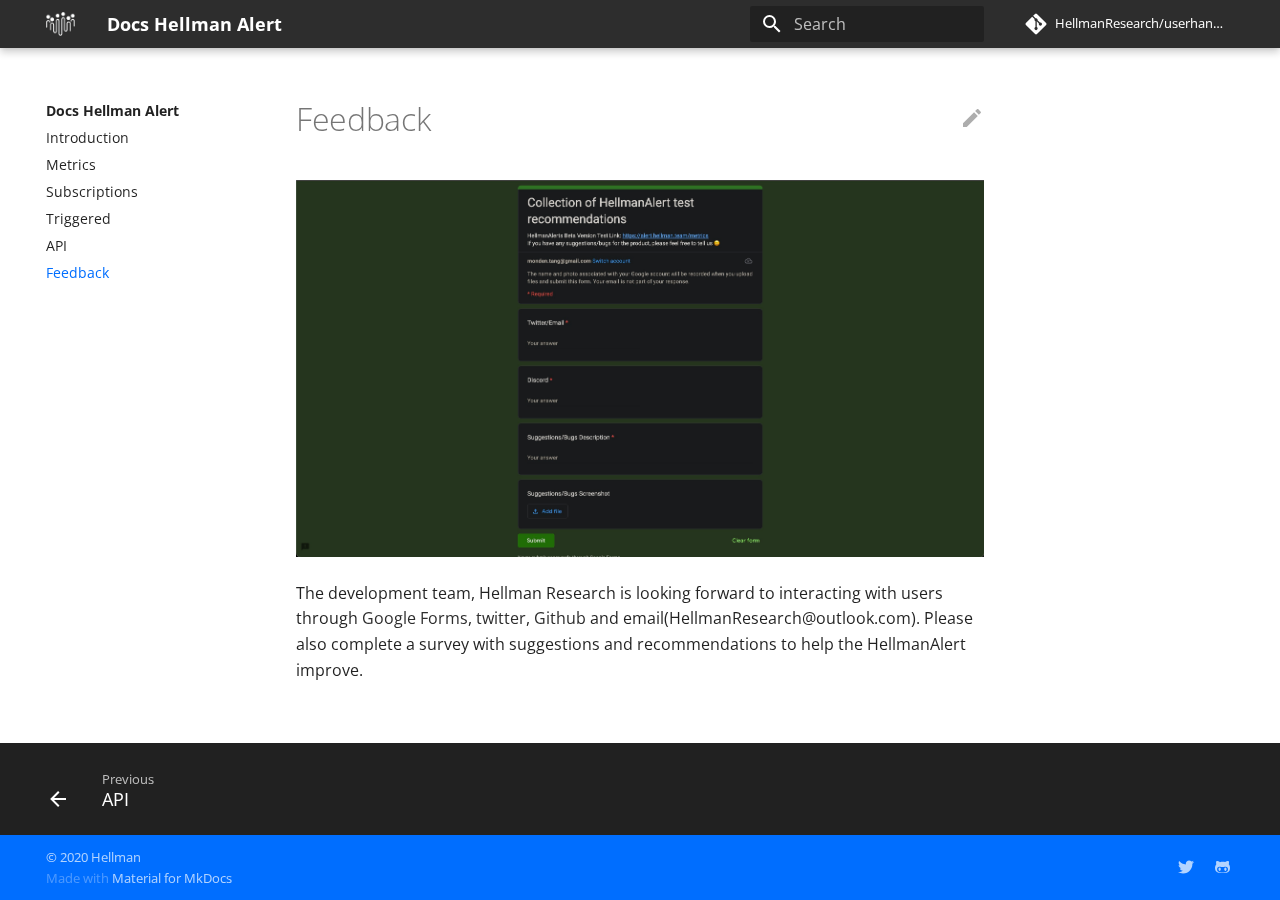
<file: site/feedback/index.html>
<!doctype html>
<html lang="en" class="no-js">
  <head>
    
      <meta charset="utf-8">
      <meta name="viewport" content="width=device-width,initial-scale=1">
      
      
        <meta name="author" content="hellman.team">
      
      
        <link rel="canonical" href="https://docs.alert.hellman.team/feedback/">
      
      <link rel="icon" href="../images/favicon_hellman.ico">
      <meta name="generator" content="mkdocs-1.4.2, mkdocs-material-8.5.10">
    
    
      
        <title>Feedback - Docs Hellman Alert</title>
      
    
    
      <link rel="stylesheet" href="../assets/stylesheets/main.975780f9.min.css">
      
        
        <link rel="stylesheet" href="../assets/stylesheets/palette.2505c338.min.css">
        
      
      

    
    
    
      
        
        
        <link rel="preconnect" href="https://fonts.gstatic.com" crossorigin>
        <link rel="stylesheet" href="https://fonts.googleapis.com/css?family=Open+Sans:300,300i,400,400i,700,700i%7CRoboto+Mono:400,400i,700,700i&display=fallback">
        <style>:root{--md-text-font:"Open Sans";--md-code-font:"Roboto Mono"}</style>
      
    
    
      <link rel="stylesheet" href="../stylesheets/extra.css">
    
    <script>__md_scope=new URL("..",location),__md_hash=e=>[...e].reduce((e,_)=>(e<<5)-e+_.charCodeAt(0),0),__md_get=(e,_=localStorage,t=__md_scope)=>JSON.parse(_.getItem(t.pathname+"."+e)),__md_set=(e,_,t=localStorage,a=__md_scope)=>{try{t.setItem(a.pathname+"."+e,JSON.stringify(_))}catch(e){}}</script>
    
      

    
    
    
  </head>
  
  
    
    
    
    
    
    <body dir="ltr" data-md-color-scheme="default" data-md-color-primary="None" data-md-color-accent="None">
  
    
    
    <input class="md-toggle" data-md-toggle="drawer" type="checkbox" id="__drawer" autocomplete="off">
    <input class="md-toggle" data-md-toggle="search" type="checkbox" id="__search" autocomplete="off">
    <label class="md-overlay" for="__drawer"></label>
    <div data-md-component="skip">
      
        
        <a href="#feedback" class="md-skip">
          Skip to content
        </a>
      
    </div>
    <div data-md-component="announce">
      
    </div>
    
    
      

<header class="md-header" data-md-component="header">
  <nav class="md-header__inner md-grid" aria-label="Header">
    <a href=".." title="Docs Hellman Alert" class="md-header__button md-logo" aria-label="Docs Hellman Alert" data-md-component="logo">
      
  <img src="../images/logo.png" alt="logo">

    </a>
    <label class="md-header__button md-icon" for="__drawer">
      <svg xmlns="http://www.w3.org/2000/svg" viewBox="0 0 24 24"><path d="M3 6h18v2H3V6m0 5h18v2H3v-2m0 5h18v2H3v-2Z"/></svg>
    </label>
    <div class="md-header__title" data-md-component="header-title">
      <div class="md-header__ellipsis">
        <div class="md-header__topic">
          <span class="md-ellipsis">
            Docs Hellman Alert
          </span>
        </div>
        <div class="md-header__topic" data-md-component="header-topic">
          <span class="md-ellipsis">
            
              Feedback
            
          </span>
        </div>
      </div>
    </div>
    
    
    
      <label class="md-header__button md-icon" for="__search">
        <svg xmlns="http://www.w3.org/2000/svg" viewBox="0 0 24 24"><path d="M9.5 3A6.5 6.5 0 0 1 16 9.5c0 1.61-.59 3.09-1.56 4.23l.27.27h.79l5 5-1.5 1.5-5-5v-.79l-.27-.27A6.516 6.516 0 0 1 9.5 16 6.5 6.5 0 0 1 3 9.5 6.5 6.5 0 0 1 9.5 3m0 2C7 5 5 7 5 9.5S7 14 9.5 14 14 12 14 9.5 12 5 9.5 5Z"/></svg>
      </label>
      <div class="md-search" data-md-component="search" role="dialog">
  <label class="md-search__overlay" for="__search"></label>
  <div class="md-search__inner" role="search">
    <form class="md-search__form" name="search">
      <input type="text" class="md-search__input" name="query" aria-label="Search" placeholder="Search" autocapitalize="off" autocorrect="off" autocomplete="off" spellcheck="false" data-md-component="search-query" required>
      <label class="md-search__icon md-icon" for="__search">
        <svg xmlns="http://www.w3.org/2000/svg" viewBox="0 0 24 24"><path d="M9.5 3A6.5 6.5 0 0 1 16 9.5c0 1.61-.59 3.09-1.56 4.23l.27.27h.79l5 5-1.5 1.5-5-5v-.79l-.27-.27A6.516 6.516 0 0 1 9.5 16 6.5 6.5 0 0 1 3 9.5 6.5 6.5 0 0 1 9.5 3m0 2C7 5 5 7 5 9.5S7 14 9.5 14 14 12 14 9.5 12 5 9.5 5Z"/></svg>
        <svg xmlns="http://www.w3.org/2000/svg" viewBox="0 0 24 24"><path d="M20 11v2H8l5.5 5.5-1.42 1.42L4.16 12l7.92-7.92L13.5 5.5 8 11h12Z"/></svg>
      </label>
      <nav class="md-search__options" aria-label="Search">
        
        <button type="reset" class="md-search__icon md-icon" title="Clear" aria-label="Clear" tabindex="-1">
          <svg xmlns="http://www.w3.org/2000/svg" viewBox="0 0 24 24"><path d="M19 6.41 17.59 5 12 10.59 6.41 5 5 6.41 10.59 12 5 17.59 6.41 19 12 13.41 17.59 19 19 17.59 13.41 12 19 6.41Z"/></svg>
        </button>
      </nav>
      
    </form>
    <div class="md-search__output">
      <div class="md-search__scrollwrap" data-md-scrollfix>
        <div class="md-search-result" data-md-component="search-result">
          <div class="md-search-result__meta">
            Initializing search
          </div>
          <ol class="md-search-result__list"></ol>
        </div>
      </div>
    </div>
  </div>
</div>
    
    
      <div class="md-header__source">
        <a href="https://github.com/HellmanResearch/userhandbook" title="Go to repository" class="md-source" data-md-component="source">
  <div class="md-source__icon md-icon">
    
    <svg xmlns="http://www.w3.org/2000/svg" viewBox="0 0 448 512"><!--! Font Awesome Free 6.2.1 by @fontawesome - https://fontawesome.com License - https://fontawesome.com/license/free (Icons: CC BY 4.0, Fonts: SIL OFL 1.1, Code: MIT License) Copyright 2022 Fonticons, Inc.--><path d="M439.55 236.05 244 40.45a28.87 28.87 0 0 0-40.81 0l-40.66 40.63 51.52 51.52c27.06-9.14 52.68 16.77 43.39 43.68l49.66 49.66c34.23-11.8 61.18 31 35.47 56.69-26.49 26.49-70.21-2.87-56-37.34L240.22 199v121.85c25.3 12.54 22.26 41.85 9.08 55a34.34 34.34 0 0 1-48.55 0c-17.57-17.6-11.07-46.91 11.25-56v-123c-20.8-8.51-24.6-30.74-18.64-45L142.57 101 8.45 235.14a28.86 28.86 0 0 0 0 40.81l195.61 195.6a28.86 28.86 0 0 0 40.8 0l194.69-194.69a28.86 28.86 0 0 0 0-40.81z"/></svg>
  </div>
  <div class="md-source__repository">
    HellmanResearch/userhandbook
  </div>
</a>
      </div>
    
  </nav>
  
</header>
    
    <div class="md-container" data-md-component="container">
      
      
        
          
        
      
      <main class="md-main" data-md-component="main">
        <div class="md-main__inner md-grid">
          
            
              
              <div class="md-sidebar md-sidebar--primary" data-md-component="sidebar" data-md-type="navigation" >
                <div class="md-sidebar__scrollwrap">
                  <div class="md-sidebar__inner">
                    


<nav class="md-nav md-nav--primary" aria-label="Navigation" data-md-level="0">
  <label class="md-nav__title" for="__drawer">
    <a href=".." title="Docs Hellman Alert" class="md-nav__button md-logo" aria-label="Docs Hellman Alert" data-md-component="logo">
      
  <img src="../images/logo.png" alt="logo">

    </a>
    Docs Hellman Alert
  </label>
  
    <div class="md-nav__source">
      <a href="https://github.com/HellmanResearch/userhandbook" title="Go to repository" class="md-source" data-md-component="source">
  <div class="md-source__icon md-icon">
    
    <svg xmlns="http://www.w3.org/2000/svg" viewBox="0 0 448 512"><!--! Font Awesome Free 6.2.1 by @fontawesome - https://fontawesome.com License - https://fontawesome.com/license/free (Icons: CC BY 4.0, Fonts: SIL OFL 1.1, Code: MIT License) Copyright 2022 Fonticons, Inc.--><path d="M439.55 236.05 244 40.45a28.87 28.87 0 0 0-40.81 0l-40.66 40.63 51.52 51.52c27.06-9.14 52.68 16.77 43.39 43.68l49.66 49.66c34.23-11.8 61.18 31 35.47 56.69-26.49 26.49-70.21-2.87-56-37.34L240.22 199v121.85c25.3 12.54 22.26 41.85 9.08 55a34.34 34.34 0 0 1-48.55 0c-17.57-17.6-11.07-46.91 11.25-56v-123c-20.8-8.51-24.6-30.74-18.64-45L142.57 101 8.45 235.14a28.86 28.86 0 0 0 0 40.81l195.61 195.6a28.86 28.86 0 0 0 40.8 0l194.69-194.69a28.86 28.86 0 0 0 0-40.81z"/></svg>
  </div>
  <div class="md-source__repository">
    HellmanResearch/userhandbook
  </div>
</a>
    </div>
  
  <ul class="md-nav__list" data-md-scrollfix>
    
      
      
      

  
  
  
    <li class="md-nav__item">
      <a href=".." class="md-nav__link">
        Introduction
      </a>
    </li>
  

    
      
      
      

  
  
  
    <li class="md-nav__item">
      <a href="../metrics/" class="md-nav__link">
        Metrics
      </a>
    </li>
  

    
      
      
      

  
  
  
    <li class="md-nav__item">
      <a href="../subscriptions/" class="md-nav__link">
        Subscriptions
      </a>
    </li>
  

    
      
      
      

  
  
  
    <li class="md-nav__item">
      <a href="../triggered/" class="md-nav__link">
        Triggered
      </a>
    </li>
  

    
      
      
      

  
  
  
    <li class="md-nav__item">
      <a href="../api/" class="md-nav__link">
        API
      </a>
    </li>
  

    
      
      
      

  
  
    
  
  
    <li class="md-nav__item md-nav__item--active">
      
      <input class="md-nav__toggle md-toggle" data-md-toggle="toc" type="checkbox" id="__toc">
      
      
        
      
      
      <a href="./" class="md-nav__link md-nav__link--active">
        Feedback
      </a>
      
    </li>
  

    
  </ul>
</nav>
                  </div>
                </div>
              </div>
            
            
              
              <div class="md-sidebar md-sidebar--secondary" data-md-component="sidebar" data-md-type="toc" >
                <div class="md-sidebar__scrollwrap">
                  <div class="md-sidebar__inner">
                    

<nav class="md-nav md-nav--secondary" aria-label="Table of contents">
  
  
  
    
  
  
</nav>
                  </div>
                </div>
              </div>
            
          
          
            <div class="md-content" data-md-component="content">
              <article class="md-content__inner md-typeset">
                
                  

  <a href="https://github.com/HellmanResearch/userhandbook/edit/master/docs/feedback.md" title="Edit this page" class="md-content__button md-icon">
    
    <svg xmlns="http://www.w3.org/2000/svg" viewBox="0 0 24 24"><path d="M20.71 7.04c.39-.39.39-1.04 0-1.41l-2.34-2.34c-.37-.39-1.02-.39-1.41 0l-1.84 1.83 3.75 3.75M3 17.25V21h3.75L17.81 9.93l-3.75-3.75L3 17.25Z"/></svg>
  </a>


<h1 id="feedback">Feedback<a class="headerlink" href="#feedback" title="Permanent link">&para;</a></h1>
<p><img alt="" src="../images/google_forms.jpg" /></p>
<p>The development team, Hellman Research is looking forward to interacting with users through <a href="https://docs.google.com/forms/d/e/1FAIpQLSdcUo4Y9DiDYaX6JdZrDDt5LhoKv6cAA_aiazlKV6iOOOGZ4Q/viewform">Google Forms</a>, <a href="https://twitter.com/HellmanResearch">twitter</a>, <a href="https://github.com/HellmanResearch">Github</a> and email(HellmanResearch@outlook.com). Please also complete a survey with suggestions and recommendations to help the HellmanAlert improve.</p>





                
              </article>
            </div>
          
          
        </div>
        
      </main>
      
        <footer class="md-footer">
  
    
    <nav class="md-footer__inner md-grid" aria-label="Footer" >
      
        
        <a href="../api/" class="md-footer__link md-footer__link--prev" aria-label="Previous: API" rel="prev">
          <div class="md-footer__button md-icon">
            <svg xmlns="http://www.w3.org/2000/svg" viewBox="0 0 24 24"><path d="M20 11v2H8l5.5 5.5-1.42 1.42L4.16 12l7.92-7.92L13.5 5.5 8 11h12Z"/></svg>
          </div>
          <div class="md-footer__title">
            <div class="md-ellipsis">
              <span class="md-footer__direction">
                Previous
              </span>
              API
            </div>
          </div>
        </a>
      
      
    </nav>
  
  <div class="md-footer-meta md-typeset">
    <div class="md-footer-meta__inner md-grid">
      <div class="md-copyright">
  
    <div class="md-copyright__highlight">
      © 2020 Hellman
    </div>
  
  
    Made with
    <a href="https://squidfunk.github.io/mkdocs-material/" target="_blank" rel="noopener">
      Material for MkDocs
    </a>
  
</div>
      
        <div class="md-social">
  
    
    
      
      
    
    <a href="https://twitter.com/HellmanResearch" target="_blank" rel="noopener" title="twitter.com" class="md-social__link">
      <svg xmlns="http://www.w3.org/2000/svg" viewBox="0 0 512 512"><!--! Font Awesome Free 6.2.1 by @fontawesome - https://fontawesome.com License - https://fontawesome.com/license/free (Icons: CC BY 4.0, Fonts: SIL OFL 1.1, Code: MIT License) Copyright 2022 Fonticons, Inc.--><path d="M459.37 151.716c.325 4.548.325 9.097.325 13.645 0 138.72-105.583 298.558-298.558 298.558-59.452 0-114.68-17.219-161.137-47.106 8.447.974 16.568 1.299 25.34 1.299 49.055 0 94.213-16.568 130.274-44.832-46.132-.975-84.792-31.188-98.112-72.772 6.498.974 12.995 1.624 19.818 1.624 9.421 0 18.843-1.3 27.614-3.573-48.081-9.747-84.143-51.98-84.143-102.985v-1.299c13.969 7.797 30.214 12.67 47.431 13.319-28.264-18.843-46.781-51.005-46.781-87.391 0-19.492 5.197-37.36 14.294-52.954 51.655 63.675 129.3 105.258 216.365 109.807-1.624-7.797-2.599-15.918-2.599-24.04 0-57.828 46.782-104.934 104.934-104.934 30.213 0 57.502 12.67 76.67 33.137 23.715-4.548 46.456-13.32 66.599-25.34-7.798 24.366-24.366 44.833-46.132 57.827 21.117-2.273 41.584-8.122 60.426-16.243-14.292 20.791-32.161 39.308-52.628 54.253z"/></svg>
    </a>
  
    
    
      
      
    
    <a href="https://github.com/HellmanResearch" target="_blank" rel="noopener" title="github.com" class="md-social__link">
      <svg xmlns="http://www.w3.org/2000/svg" viewBox="0 0 480 512"><!--! Font Awesome Free 6.2.1 by @fontawesome - https://fontawesome.com License - https://fontawesome.com/license/free (Icons: CC BY 4.0, Fonts: SIL OFL 1.1, Code: MIT License) Copyright 2022 Fonticons, Inc.--><path d="M186.1 328.7c0 20.9-10.9 55.1-36.7 55.1s-36.7-34.2-36.7-55.1 10.9-55.1 36.7-55.1 36.7 34.2 36.7 55.1zM480 278.2c0 31.9-3.2 65.7-17.5 95-37.9 76.6-142.1 74.8-216.7 74.8-75.8 0-186.2 2.7-225.6-74.8-14.6-29-20.2-63.1-20.2-95 0-41.9 13.9-81.5 41.5-113.6-5.2-15.8-7.7-32.4-7.7-48.8 0-21.5 4.9-32.3 14.6-51.8 45.3 0 74.3 9 108.8 36 29-6.9 58.8-10 88.7-10 27 0 54.2 2.9 80.4 9.2 34-26.7 63-35.2 107.8-35.2 9.8 19.5 14.6 30.3 14.6 51.8 0 16.4-2.6 32.7-7.7 48.2 27.5 32.4 39 72.3 39 114.2zm-64.3 50.5c0-43.9-26.7-82.6-73.5-82.6-18.9 0-37 3.4-56 6-14.9 2.3-29.8 3.2-45.1 3.2-15.2 0-30.1-.9-45.1-3.2-18.7-2.6-37-6-56-6-46.8 0-73.5 38.7-73.5 82.6 0 87.8 80.4 101.3 150.4 101.3h48.2c70.3 0 150.6-13.4 150.6-101.3zm-82.6-55.1c-25.8 0-36.7 34.2-36.7 55.1s10.9 55.1 36.7 55.1 36.7-34.2 36.7-55.1-10.9-55.1-36.7-55.1z"/></svg>
    </a>
  
</div>
      
    </div>
  </div>
</footer>
      
    </div>
    <div class="md-dialog" data-md-component="dialog">
      <div class="md-dialog__inner md-typeset"></div>
    </div>
    
    <script id="__config" type="application/json">{"base": "..", "features": [], "search": "../assets/javascripts/workers/search.16e2a7d4.min.js", "translations": {"clipboard.copied": "Copied to clipboard", "clipboard.copy": "Copy to clipboard", "search.config.lang": "en", "search.config.pipeline": "trimmer, stopWordFilter", "search.config.separator": "[\\s\\-]+", "search.placeholder": "Search", "search.result.more.one": "1 more on this page", "search.result.more.other": "# more on this page", "search.result.none": "No matching documents", "search.result.one": "1 matching document", "search.result.other": "# matching documents", "search.result.placeholder": "Type to start searching", "search.result.term.missing": "Missing", "select.version.title": "Select version"}}</script>
    
    
      <script src="../assets/javascripts/bundle.5a2dcb6a.min.js"></script>
      
    
    
  </body>
</html>
</file>
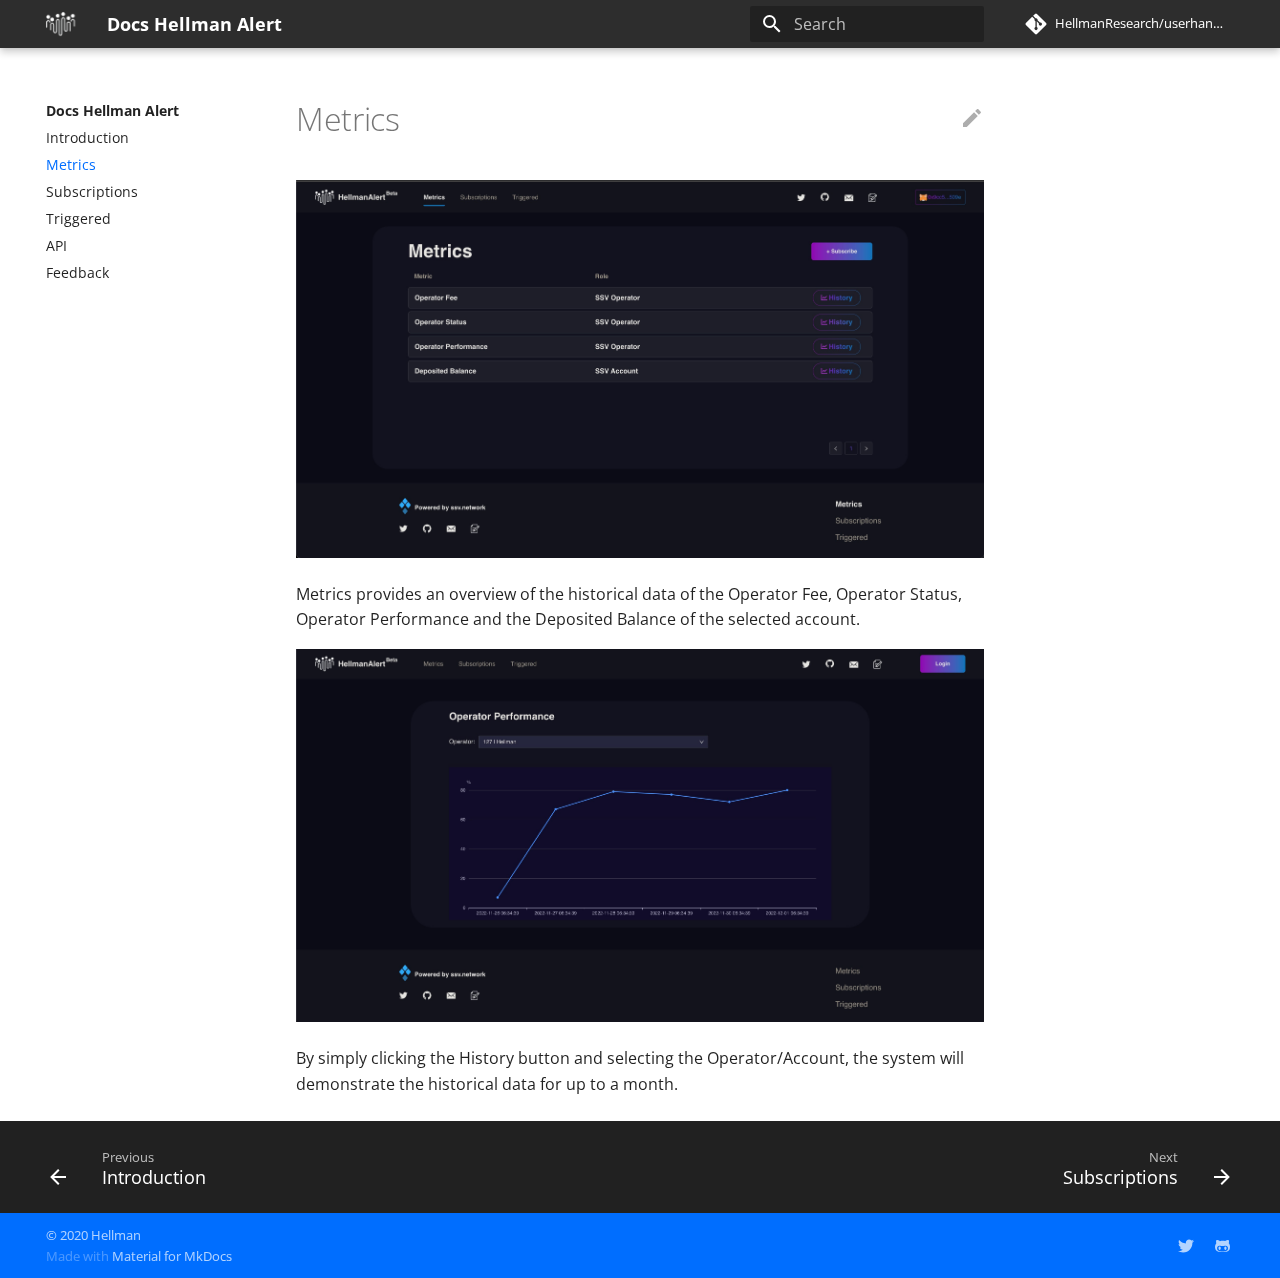
<file: site/metrics/index.html>
<!doctype html>
<html lang="en" class="no-js">
  <head>
    
      <meta charset="utf-8">
      <meta name="viewport" content="width=device-width,initial-scale=1">
      
      
        <meta name="author" content="hellman.team">
      
      
        <link rel="canonical" href="https://docs.alert.hellman.team/metrics/">
      
      <link rel="icon" href="../images/favicon_hellman.ico">
      <meta name="generator" content="mkdocs-1.4.2, mkdocs-material-8.5.10">
    
    
      
        <title>Metrics - Docs Hellman Alert</title>
      
    
    
      <link rel="stylesheet" href="../assets/stylesheets/main.975780f9.min.css">
      
        
        <link rel="stylesheet" href="../assets/stylesheets/palette.2505c338.min.css">
        
      
      

    
    
    
      
        
        
        <link rel="preconnect" href="https://fonts.gstatic.com" crossorigin>
        <link rel="stylesheet" href="https://fonts.googleapis.com/css?family=Open+Sans:300,300i,400,400i,700,700i%7CRoboto+Mono:400,400i,700,700i&display=fallback">
        <style>:root{--md-text-font:"Open Sans";--md-code-font:"Roboto Mono"}</style>
      
    
    
      <link rel="stylesheet" href="../stylesheets/extra.css">
    
    <script>__md_scope=new URL("..",location),__md_hash=e=>[...e].reduce((e,_)=>(e<<5)-e+_.charCodeAt(0),0),__md_get=(e,_=localStorage,t=__md_scope)=>JSON.parse(_.getItem(t.pathname+"."+e)),__md_set=(e,_,t=localStorage,a=__md_scope)=>{try{t.setItem(a.pathname+"."+e,JSON.stringify(_))}catch(e){}}</script>
    
      

    
    
    
  </head>
  
  
    
    
    
    
    
    <body dir="ltr" data-md-color-scheme="default" data-md-color-primary="None" data-md-color-accent="None">
  
    
    
    <input class="md-toggle" data-md-toggle="drawer" type="checkbox" id="__drawer" autocomplete="off">
    <input class="md-toggle" data-md-toggle="search" type="checkbox" id="__search" autocomplete="off">
    <label class="md-overlay" for="__drawer"></label>
    <div data-md-component="skip">
      
        
        <a href="#metrics" class="md-skip">
          Skip to content
        </a>
      
    </div>
    <div data-md-component="announce">
      
    </div>
    
    
      

<header class="md-header" data-md-component="header">
  <nav class="md-header__inner md-grid" aria-label="Header">
    <a href=".." title="Docs Hellman Alert" class="md-header__button md-logo" aria-label="Docs Hellman Alert" data-md-component="logo">
      
  <img src="../images/logo.png" alt="logo">

    </a>
    <label class="md-header__button md-icon" for="__drawer">
      <svg xmlns="http://www.w3.org/2000/svg" viewBox="0 0 24 24"><path d="M3 6h18v2H3V6m0 5h18v2H3v-2m0 5h18v2H3v-2Z"/></svg>
    </label>
    <div class="md-header__title" data-md-component="header-title">
      <div class="md-header__ellipsis">
        <div class="md-header__topic">
          <span class="md-ellipsis">
            Docs Hellman Alert
          </span>
        </div>
        <div class="md-header__topic" data-md-component="header-topic">
          <span class="md-ellipsis">
            
              Metrics
            
          </span>
        </div>
      </div>
    </div>
    
    
    
      <label class="md-header__button md-icon" for="__search">
        <svg xmlns="http://www.w3.org/2000/svg" viewBox="0 0 24 24"><path d="M9.5 3A6.5 6.5 0 0 1 16 9.5c0 1.61-.59 3.09-1.56 4.23l.27.27h.79l5 5-1.5 1.5-5-5v-.79l-.27-.27A6.516 6.516 0 0 1 9.5 16 6.5 6.5 0 0 1 3 9.5 6.5 6.5 0 0 1 9.5 3m0 2C7 5 5 7 5 9.5S7 14 9.5 14 14 12 14 9.5 12 5 9.5 5Z"/></svg>
      </label>
      <div class="md-search" data-md-component="search" role="dialog">
  <label class="md-search__overlay" for="__search"></label>
  <div class="md-search__inner" role="search">
    <form class="md-search__form" name="search">
      <input type="text" class="md-search__input" name="query" aria-label="Search" placeholder="Search" autocapitalize="off" autocorrect="off" autocomplete="off" spellcheck="false" data-md-component="search-query" required>
      <label class="md-search__icon md-icon" for="__search">
        <svg xmlns="http://www.w3.org/2000/svg" viewBox="0 0 24 24"><path d="M9.5 3A6.5 6.5 0 0 1 16 9.5c0 1.61-.59 3.09-1.56 4.23l.27.27h.79l5 5-1.5 1.5-5-5v-.79l-.27-.27A6.516 6.516 0 0 1 9.5 16 6.5 6.5 0 0 1 3 9.5 6.5 6.5 0 0 1 9.5 3m0 2C7 5 5 7 5 9.5S7 14 9.5 14 14 12 14 9.5 12 5 9.5 5Z"/></svg>
        <svg xmlns="http://www.w3.org/2000/svg" viewBox="0 0 24 24"><path d="M20 11v2H8l5.5 5.5-1.42 1.42L4.16 12l7.92-7.92L13.5 5.5 8 11h12Z"/></svg>
      </label>
      <nav class="md-search__options" aria-label="Search">
        
        <button type="reset" class="md-search__icon md-icon" title="Clear" aria-label="Clear" tabindex="-1">
          <svg xmlns="http://www.w3.org/2000/svg" viewBox="0 0 24 24"><path d="M19 6.41 17.59 5 12 10.59 6.41 5 5 6.41 10.59 12 5 17.59 6.41 19 12 13.41 17.59 19 19 17.59 13.41 12 19 6.41Z"/></svg>
        </button>
      </nav>
      
    </form>
    <div class="md-search__output">
      <div class="md-search__scrollwrap" data-md-scrollfix>
        <div class="md-search-result" data-md-component="search-result">
          <div class="md-search-result__meta">
            Initializing search
          </div>
          <ol class="md-search-result__list"></ol>
        </div>
      </div>
    </div>
  </div>
</div>
    
    
      <div class="md-header__source">
        <a href="https://github.com/HellmanResearch/userhandbook" title="Go to repository" class="md-source" data-md-component="source">
  <div class="md-source__icon md-icon">
    
    <svg xmlns="http://www.w3.org/2000/svg" viewBox="0 0 448 512"><!--! Font Awesome Free 6.2.1 by @fontawesome - https://fontawesome.com License - https://fontawesome.com/license/free (Icons: CC BY 4.0, Fonts: SIL OFL 1.1, Code: MIT License) Copyright 2022 Fonticons, Inc.--><path d="M439.55 236.05 244 40.45a28.87 28.87 0 0 0-40.81 0l-40.66 40.63 51.52 51.52c27.06-9.14 52.68 16.77 43.39 43.68l49.66 49.66c34.23-11.8 61.18 31 35.47 56.69-26.49 26.49-70.21-2.87-56-37.34L240.22 199v121.85c25.3 12.54 22.26 41.85 9.08 55a34.34 34.34 0 0 1-48.55 0c-17.57-17.6-11.07-46.91 11.25-56v-123c-20.8-8.51-24.6-30.74-18.64-45L142.57 101 8.45 235.14a28.86 28.86 0 0 0 0 40.81l195.61 195.6a28.86 28.86 0 0 0 40.8 0l194.69-194.69a28.86 28.86 0 0 0 0-40.81z"/></svg>
  </div>
  <div class="md-source__repository">
    HellmanResearch/userhandbook
  </div>
</a>
      </div>
    
  </nav>
  
</header>
    
    <div class="md-container" data-md-component="container">
      
      
        
          
        
      
      <main class="md-main" data-md-component="main">
        <div class="md-main__inner md-grid">
          
            
              
              <div class="md-sidebar md-sidebar--primary" data-md-component="sidebar" data-md-type="navigation" >
                <div class="md-sidebar__scrollwrap">
                  <div class="md-sidebar__inner">
                    


<nav class="md-nav md-nav--primary" aria-label="Navigation" data-md-level="0">
  <label class="md-nav__title" for="__drawer">
    <a href=".." title="Docs Hellman Alert" class="md-nav__button md-logo" aria-label="Docs Hellman Alert" data-md-component="logo">
      
  <img src="../images/logo.png" alt="logo">

    </a>
    Docs Hellman Alert
  </label>
  
    <div class="md-nav__source">
      <a href="https://github.com/HellmanResearch/userhandbook" title="Go to repository" class="md-source" data-md-component="source">
  <div class="md-source__icon md-icon">
    
    <svg xmlns="http://www.w3.org/2000/svg" viewBox="0 0 448 512"><!--! Font Awesome Free 6.2.1 by @fontawesome - https://fontawesome.com License - https://fontawesome.com/license/free (Icons: CC BY 4.0, Fonts: SIL OFL 1.1, Code: MIT License) Copyright 2022 Fonticons, Inc.--><path d="M439.55 236.05 244 40.45a28.87 28.87 0 0 0-40.81 0l-40.66 40.63 51.52 51.52c27.06-9.14 52.68 16.77 43.39 43.68l49.66 49.66c34.23-11.8 61.18 31 35.47 56.69-26.49 26.49-70.21-2.87-56-37.34L240.22 199v121.85c25.3 12.54 22.26 41.85 9.08 55a34.34 34.34 0 0 1-48.55 0c-17.57-17.6-11.07-46.91 11.25-56v-123c-20.8-8.51-24.6-30.74-18.64-45L142.57 101 8.45 235.14a28.86 28.86 0 0 0 0 40.81l195.61 195.6a28.86 28.86 0 0 0 40.8 0l194.69-194.69a28.86 28.86 0 0 0 0-40.81z"/></svg>
  </div>
  <div class="md-source__repository">
    HellmanResearch/userhandbook
  </div>
</a>
    </div>
  
  <ul class="md-nav__list" data-md-scrollfix>
    
      
      
      

  
  
  
    <li class="md-nav__item">
      <a href=".." class="md-nav__link">
        Introduction
      </a>
    </li>
  

    
      
      
      

  
  
    
  
  
    <li class="md-nav__item md-nav__item--active">
      
      <input class="md-nav__toggle md-toggle" data-md-toggle="toc" type="checkbox" id="__toc">
      
      
        
      
      
      <a href="./" class="md-nav__link md-nav__link--active">
        Metrics
      </a>
      
    </li>
  

    
      
      
      

  
  
  
    <li class="md-nav__item">
      <a href="../subscriptions/" class="md-nav__link">
        Subscriptions
      </a>
    </li>
  

    
      
      
      

  
  
  
    <li class="md-nav__item">
      <a href="../triggered/" class="md-nav__link">
        Triggered
      </a>
    </li>
  

    
      
      
      

  
  
  
    <li class="md-nav__item">
      <a href="../api/" class="md-nav__link">
        API
      </a>
    </li>
  

    
      
      
      

  
  
  
    <li class="md-nav__item">
      <a href="../feedback/" class="md-nav__link">
        Feedback
      </a>
    </li>
  

    
  </ul>
</nav>
                  </div>
                </div>
              </div>
            
            
              
              <div class="md-sidebar md-sidebar--secondary" data-md-component="sidebar" data-md-type="toc" >
                <div class="md-sidebar__scrollwrap">
                  <div class="md-sidebar__inner">
                    

<nav class="md-nav md-nav--secondary" aria-label="Table of contents">
  
  
  
    
  
  
</nav>
                  </div>
                </div>
              </div>
            
          
          
            <div class="md-content" data-md-component="content">
              <article class="md-content__inner md-typeset">
                
                  

  <a href="https://github.com/HellmanResearch/userhandbook/edit/master/docs/metrics.md" title="Edit this page" class="md-content__button md-icon">
    
    <svg xmlns="http://www.w3.org/2000/svg" viewBox="0 0 24 24"><path d="M20.71 7.04c.39-.39.39-1.04 0-1.41l-2.34-2.34c-.37-.39-1.02-.39-1.41 0l-1.84 1.83 3.75 3.75M3 17.25V21h3.75L17.81 9.93l-3.75-3.75L3 17.25Z"/></svg>
  </a>


<h1 id="metrics">Metrics<a class="headerlink" href="#metrics" title="Permanent link">&para;</a></h1>
<p><img alt="" src="../images/metrics.jpg" /></p>
<p>Metrics provides an overview of the historical data of the Operator Fee, Operator Status, Operator Performance and the Deposited Balance of the selected account.</p>
<p><img alt="" src="../images/history.jpg" /></p>
<p>By simply clicking the History button and selecting the Operator/Account, the system will demonstrate the historical data for up to a month.</p>





                
              </article>
            </div>
          
          
        </div>
        
      </main>
      
        <footer class="md-footer">
  
    
    <nav class="md-footer__inner md-grid" aria-label="Footer" >
      
        
        <a href=".." class="md-footer__link md-footer__link--prev" aria-label="Previous: Introduction" rel="prev">
          <div class="md-footer__button md-icon">
            <svg xmlns="http://www.w3.org/2000/svg" viewBox="0 0 24 24"><path d="M20 11v2H8l5.5 5.5-1.42 1.42L4.16 12l7.92-7.92L13.5 5.5 8 11h12Z"/></svg>
          </div>
          <div class="md-footer__title">
            <div class="md-ellipsis">
              <span class="md-footer__direction">
                Previous
              </span>
              Introduction
            </div>
          </div>
        </a>
      
      
        
        <a href="../subscriptions/" class="md-footer__link md-footer__link--next" aria-label="Next: Subscriptions" rel="next">
          <div class="md-footer__title">
            <div class="md-ellipsis">
              <span class="md-footer__direction">
                Next
              </span>
              Subscriptions
            </div>
          </div>
          <div class="md-footer__button md-icon">
            <svg xmlns="http://www.w3.org/2000/svg" viewBox="0 0 24 24"><path d="M4 11v2h12l-5.5 5.5 1.42 1.42L19.84 12l-7.92-7.92L10.5 5.5 16 11H4Z"/></svg>
          </div>
        </a>
      
    </nav>
  
  <div class="md-footer-meta md-typeset">
    <div class="md-footer-meta__inner md-grid">
      <div class="md-copyright">
  
    <div class="md-copyright__highlight">
      © 2020 Hellman
    </div>
  
  
    Made with
    <a href="https://squidfunk.github.io/mkdocs-material/" target="_blank" rel="noopener">
      Material for MkDocs
    </a>
  
</div>
      
        <div class="md-social">
  
    
    
      
      
    
    <a href="https://twitter.com/HellmanResearch" target="_blank" rel="noopener" title="twitter.com" class="md-social__link">
      <svg xmlns="http://www.w3.org/2000/svg" viewBox="0 0 512 512"><!--! Font Awesome Free 6.2.1 by @fontawesome - https://fontawesome.com License - https://fontawesome.com/license/free (Icons: CC BY 4.0, Fonts: SIL OFL 1.1, Code: MIT License) Copyright 2022 Fonticons, Inc.--><path d="M459.37 151.716c.325 4.548.325 9.097.325 13.645 0 138.72-105.583 298.558-298.558 298.558-59.452 0-114.68-17.219-161.137-47.106 8.447.974 16.568 1.299 25.34 1.299 49.055 0 94.213-16.568 130.274-44.832-46.132-.975-84.792-31.188-98.112-72.772 6.498.974 12.995 1.624 19.818 1.624 9.421 0 18.843-1.3 27.614-3.573-48.081-9.747-84.143-51.98-84.143-102.985v-1.299c13.969 7.797 30.214 12.67 47.431 13.319-28.264-18.843-46.781-51.005-46.781-87.391 0-19.492 5.197-37.36 14.294-52.954 51.655 63.675 129.3 105.258 216.365 109.807-1.624-7.797-2.599-15.918-2.599-24.04 0-57.828 46.782-104.934 104.934-104.934 30.213 0 57.502 12.67 76.67 33.137 23.715-4.548 46.456-13.32 66.599-25.34-7.798 24.366-24.366 44.833-46.132 57.827 21.117-2.273 41.584-8.122 60.426-16.243-14.292 20.791-32.161 39.308-52.628 54.253z"/></svg>
    </a>
  
    
    
      
      
    
    <a href="https://github.com/HellmanResearch" target="_blank" rel="noopener" title="github.com" class="md-social__link">
      <svg xmlns="http://www.w3.org/2000/svg" viewBox="0 0 480 512"><!--! Font Awesome Free 6.2.1 by @fontawesome - https://fontawesome.com License - https://fontawesome.com/license/free (Icons: CC BY 4.0, Fonts: SIL OFL 1.1, Code: MIT License) Copyright 2022 Fonticons, Inc.--><path d="M186.1 328.7c0 20.9-10.9 55.1-36.7 55.1s-36.7-34.2-36.7-55.1 10.9-55.1 36.7-55.1 36.7 34.2 36.7 55.1zM480 278.2c0 31.9-3.2 65.7-17.5 95-37.9 76.6-142.1 74.8-216.7 74.8-75.8 0-186.2 2.7-225.6-74.8-14.6-29-20.2-63.1-20.2-95 0-41.9 13.9-81.5 41.5-113.6-5.2-15.8-7.7-32.4-7.7-48.8 0-21.5 4.9-32.3 14.6-51.8 45.3 0 74.3 9 108.8 36 29-6.9 58.8-10 88.7-10 27 0 54.2 2.9 80.4 9.2 34-26.7 63-35.2 107.8-35.2 9.8 19.5 14.6 30.3 14.6 51.8 0 16.4-2.6 32.7-7.7 48.2 27.5 32.4 39 72.3 39 114.2zm-64.3 50.5c0-43.9-26.7-82.6-73.5-82.6-18.9 0-37 3.4-56 6-14.9 2.3-29.8 3.2-45.1 3.2-15.2 0-30.1-.9-45.1-3.2-18.7-2.6-37-6-56-6-46.8 0-73.5 38.7-73.5 82.6 0 87.8 80.4 101.3 150.4 101.3h48.2c70.3 0 150.6-13.4 150.6-101.3zm-82.6-55.1c-25.8 0-36.7 34.2-36.7 55.1s10.9 55.1 36.7 55.1 36.7-34.2 36.7-55.1-10.9-55.1-36.7-55.1z"/></svg>
    </a>
  
</div>
      
    </div>
  </div>
</footer>
      
    </div>
    <div class="md-dialog" data-md-component="dialog">
      <div class="md-dialog__inner md-typeset"></div>
    </div>
    
    <script id="__config" type="application/json">{"base": "..", "features": [], "search": "../assets/javascripts/workers/search.16e2a7d4.min.js", "translations": {"clipboard.copied": "Copied to clipboard", "clipboard.copy": "Copy to clipboard", "search.config.lang": "en", "search.config.pipeline": "trimmer, stopWordFilter", "search.config.separator": "[\\s\\-]+", "search.placeholder": "Search", "search.result.more.one": "1 more on this page", "search.result.more.other": "# more on this page", "search.result.none": "No matching documents", "search.result.one": "1 matching document", "search.result.other": "# matching documents", "search.result.placeholder": "Type to start searching", "search.result.term.missing": "Missing", "select.version.title": "Select version"}}</script>
    
    
      <script src="../assets/javascripts/bundle.5a2dcb6a.min.js"></script>
      
    
    
  </body>
</html>
</file>
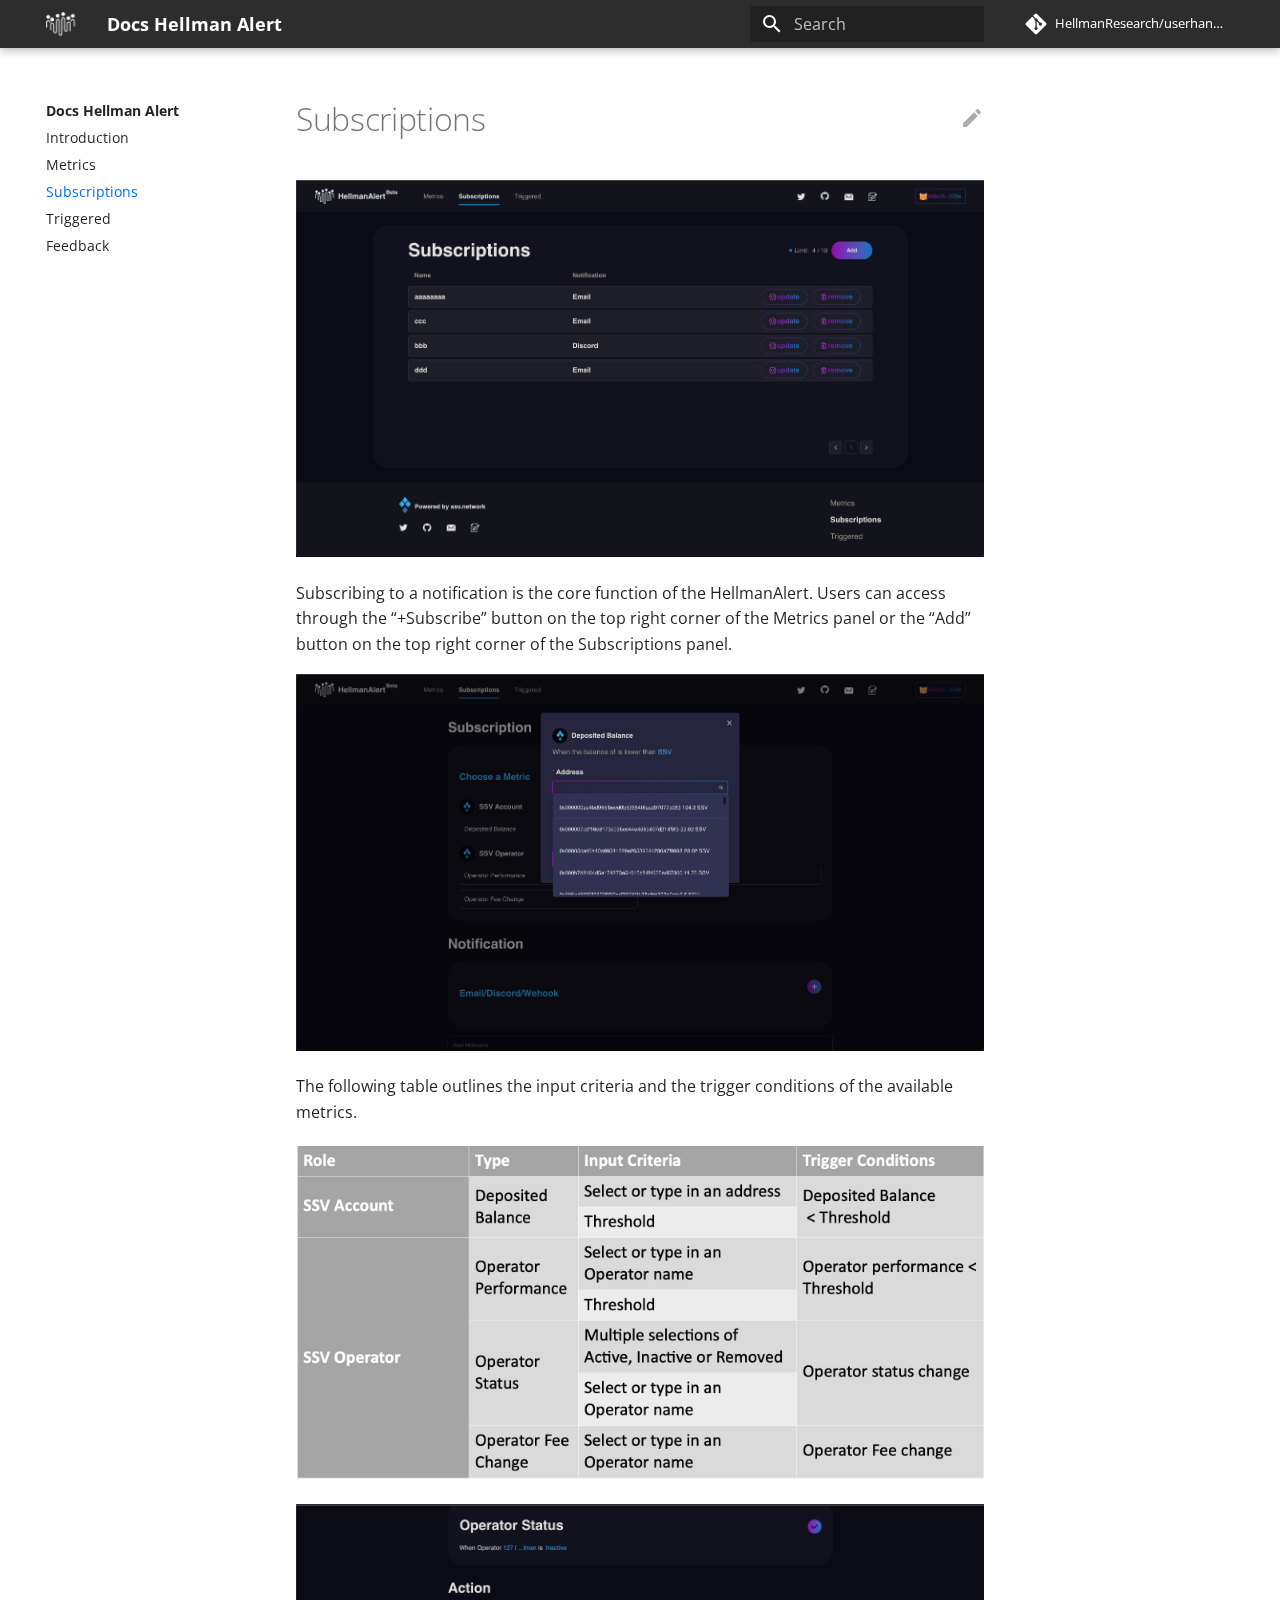
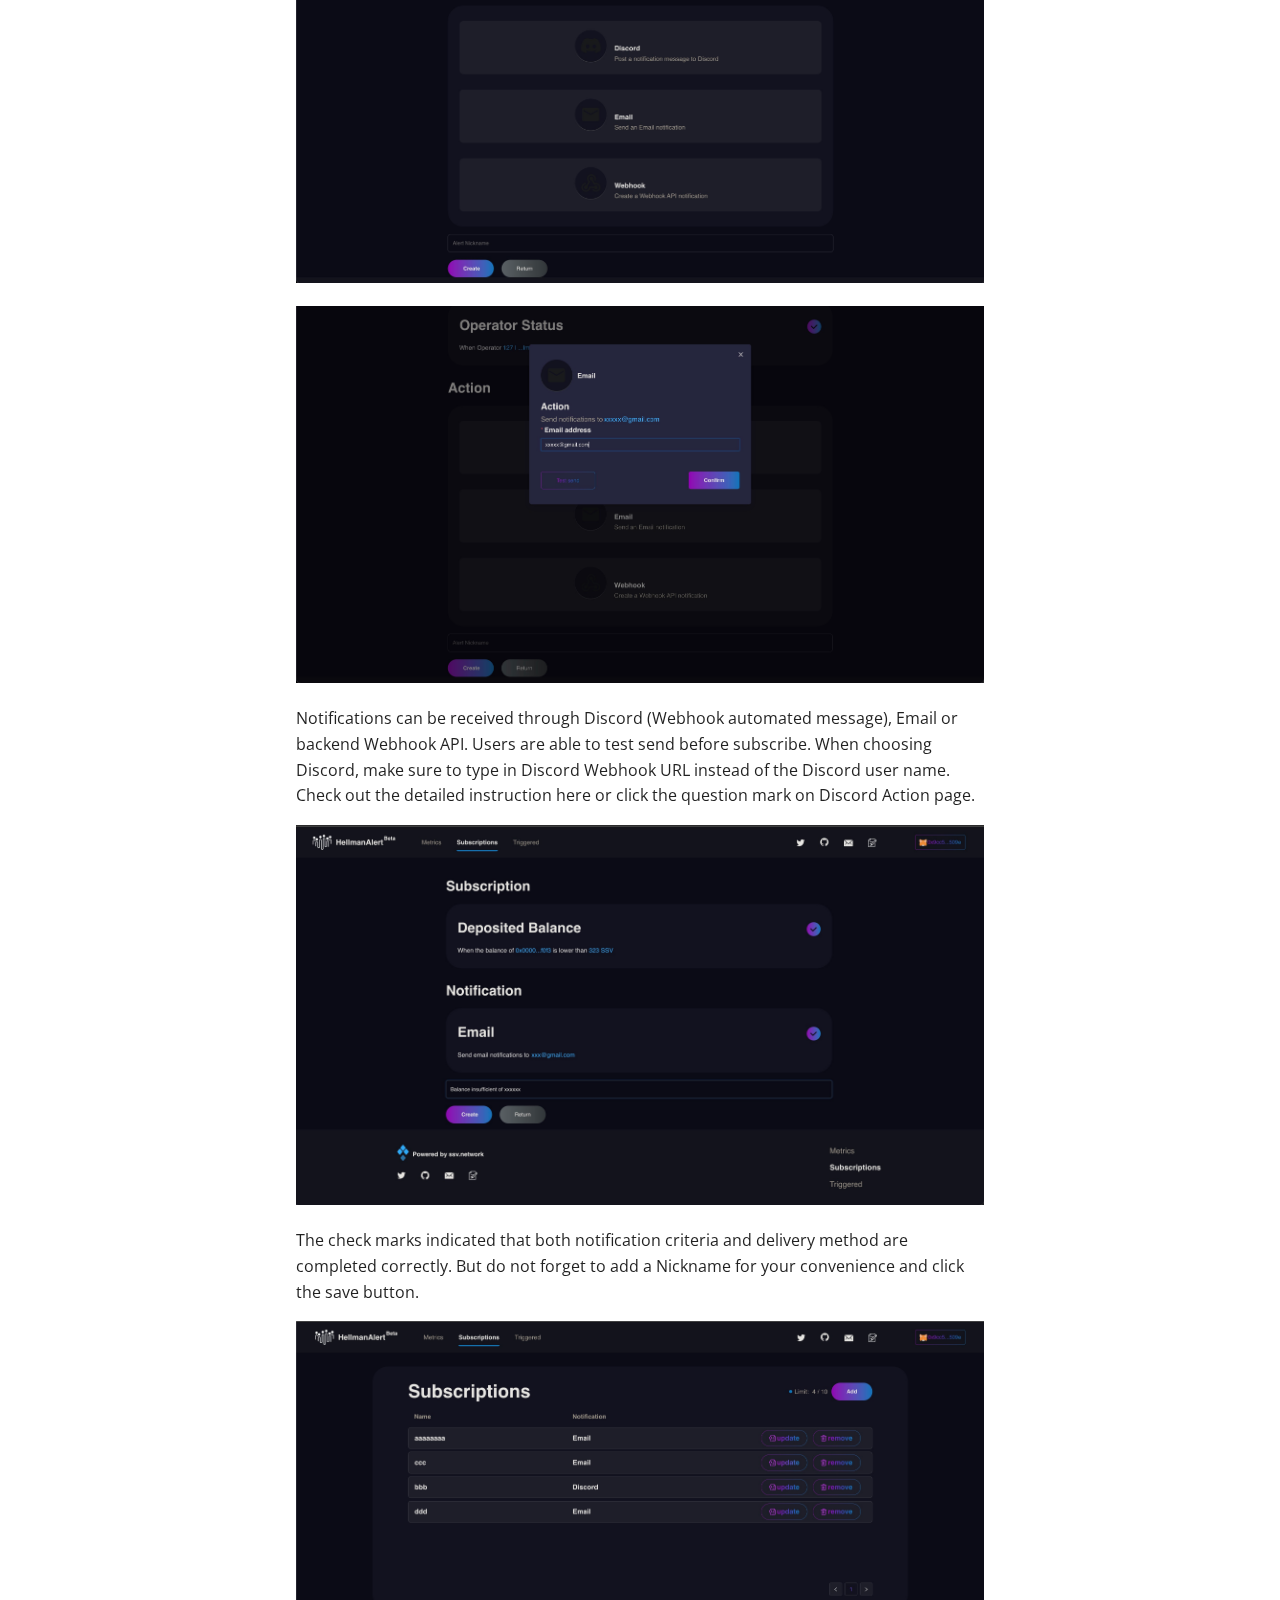
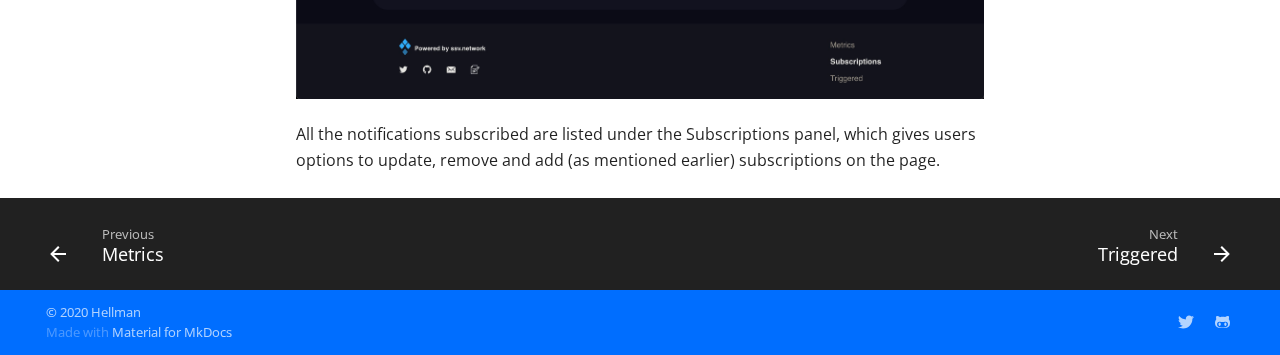
<file: site/subscriptions/index.html>
<!doctype html>
<html lang="en" class="no-js">
  <head>
    
      <meta charset="utf-8">
      <meta name="viewport" content="width=device-width,initial-scale=1">
      
      
        <meta name="author" content="hellman.team">
      
      
        <link rel="canonical" href="https://docs.alert.hellman.team/subscriptions/">
      
      <link rel="icon" href="../images/favicon_hellman.ico">
      <meta name="generator" content="mkdocs-1.4.2, mkdocs-material-8.5.10">
    
    
      
        <title>Subscriptions - Docs Hellman Alert</title>
      
    
    
      <link rel="stylesheet" href="../assets/stylesheets/main.975780f9.min.css">
      
        
        <link rel="stylesheet" href="../assets/stylesheets/palette.2505c338.min.css">
        
      
      

    
    
    
      
        
        
        <link rel="preconnect" href="https://fonts.gstatic.com" crossorigin>
        <link rel="stylesheet" href="https://fonts.googleapis.com/css?family=Open+Sans:300,300i,400,400i,700,700i%7CRoboto+Mono:400,400i,700,700i&display=fallback">
        <style>:root{--md-text-font:"Open Sans";--md-code-font:"Roboto Mono"}</style>
      
    
    
      <link rel="stylesheet" href="../stylesheets/extra.css">
    
    <script>__md_scope=new URL("..",location),__md_hash=e=>[...e].reduce((e,_)=>(e<<5)-e+_.charCodeAt(0),0),__md_get=(e,_=localStorage,t=__md_scope)=>JSON.parse(_.getItem(t.pathname+"."+e)),__md_set=(e,_,t=localStorage,a=__md_scope)=>{try{t.setItem(a.pathname+"."+e,JSON.stringify(_))}catch(e){}}</script>
    
      

    
    
    
  </head>
  
  
    
    
    
    
    
    <body dir="ltr" data-md-color-scheme="default" data-md-color-primary="None" data-md-color-accent="None">
  
    
    
    <input class="md-toggle" data-md-toggle="drawer" type="checkbox" id="__drawer" autocomplete="off">
    <input class="md-toggle" data-md-toggle="search" type="checkbox" id="__search" autocomplete="off">
    <label class="md-overlay" for="__drawer"></label>
    <div data-md-component="skip">
      
        
        <a href="#subscriptions" class="md-skip">
          Skip to content
        </a>
      
    </div>
    <div data-md-component="announce">
      
    </div>
    
    
      

<header class="md-header" data-md-component="header">
  <nav class="md-header__inner md-grid" aria-label="Header">
    <a href=".." title="Docs Hellman Alert" class="md-header__button md-logo" aria-label="Docs Hellman Alert" data-md-component="logo">
      
  <img src="../images/logo.png" alt="logo">

    </a>
    <label class="md-header__button md-icon" for="__drawer">
      <svg xmlns="http://www.w3.org/2000/svg" viewBox="0 0 24 24"><path d="M3 6h18v2H3V6m0 5h18v2H3v-2m0 5h18v2H3v-2Z"/></svg>
    </label>
    <div class="md-header__title" data-md-component="header-title">
      <div class="md-header__ellipsis">
        <div class="md-header__topic">
          <span class="md-ellipsis">
            Docs Hellman Alert
          </span>
        </div>
        <div class="md-header__topic" data-md-component="header-topic">
          <span class="md-ellipsis">
            
              Subscriptions
            
          </span>
        </div>
      </div>
    </div>
    
    
    
      <label class="md-header__button md-icon" for="__search">
        <svg xmlns="http://www.w3.org/2000/svg" viewBox="0 0 24 24"><path d="M9.5 3A6.5 6.5 0 0 1 16 9.5c0 1.61-.59 3.09-1.56 4.23l.27.27h.79l5 5-1.5 1.5-5-5v-.79l-.27-.27A6.516 6.516 0 0 1 9.5 16 6.5 6.5 0 0 1 3 9.5 6.5 6.5 0 0 1 9.5 3m0 2C7 5 5 7 5 9.5S7 14 9.5 14 14 12 14 9.5 12 5 9.5 5Z"/></svg>
      </label>
      <div class="md-search" data-md-component="search" role="dialog">
  <label class="md-search__overlay" for="__search"></label>
  <div class="md-search__inner" role="search">
    <form class="md-search__form" name="search">
      <input type="text" class="md-search__input" name="query" aria-label="Search" placeholder="Search" autocapitalize="off" autocorrect="off" autocomplete="off" spellcheck="false" data-md-component="search-query" required>
      <label class="md-search__icon md-icon" for="__search">
        <svg xmlns="http://www.w3.org/2000/svg" viewBox="0 0 24 24"><path d="M9.5 3A6.5 6.5 0 0 1 16 9.5c0 1.61-.59 3.09-1.56 4.23l.27.27h.79l5 5-1.5 1.5-5-5v-.79l-.27-.27A6.516 6.516 0 0 1 9.5 16 6.5 6.5 0 0 1 3 9.5 6.5 6.5 0 0 1 9.5 3m0 2C7 5 5 7 5 9.5S7 14 9.5 14 14 12 14 9.5 12 5 9.5 5Z"/></svg>
        <svg xmlns="http://www.w3.org/2000/svg" viewBox="0 0 24 24"><path d="M20 11v2H8l5.5 5.5-1.42 1.42L4.16 12l7.92-7.92L13.5 5.5 8 11h12Z"/></svg>
      </label>
      <nav class="md-search__options" aria-label="Search">
        
        <button type="reset" class="md-search__icon md-icon" title="Clear" aria-label="Clear" tabindex="-1">
          <svg xmlns="http://www.w3.org/2000/svg" viewBox="0 0 24 24"><path d="M19 6.41 17.59 5 12 10.59 6.41 5 5 6.41 10.59 12 5 17.59 6.41 19 12 13.41 17.59 19 19 17.59 13.41 12 19 6.41Z"/></svg>
        </button>
      </nav>
      
    </form>
    <div class="md-search__output">
      <div class="md-search__scrollwrap" data-md-scrollfix>
        <div class="md-search-result" data-md-component="search-result">
          <div class="md-search-result__meta">
            Initializing search
          </div>
          <ol class="md-search-result__list"></ol>
        </div>
      </div>
    </div>
  </div>
</div>
    
    
      <div class="md-header__source">
        <a href="https://github.com/HellmanResearch/userhandbook" title="Go to repository" class="md-source" data-md-component="source">
  <div class="md-source__icon md-icon">
    
    <svg xmlns="http://www.w3.org/2000/svg" viewBox="0 0 448 512"><!--! Font Awesome Free 6.2.1 by @fontawesome - https://fontawesome.com License - https://fontawesome.com/license/free (Icons: CC BY 4.0, Fonts: SIL OFL 1.1, Code: MIT License) Copyright 2022 Fonticons, Inc.--><path d="M439.55 236.05 244 40.45a28.87 28.87 0 0 0-40.81 0l-40.66 40.63 51.52 51.52c27.06-9.14 52.68 16.77 43.39 43.68l49.66 49.66c34.23-11.8 61.18 31 35.47 56.69-26.49 26.49-70.21-2.87-56-37.34L240.22 199v121.85c25.3 12.54 22.26 41.85 9.08 55a34.34 34.34 0 0 1-48.55 0c-17.57-17.6-11.07-46.91 11.25-56v-123c-20.8-8.51-24.6-30.74-18.64-45L142.57 101 8.45 235.14a28.86 28.86 0 0 0 0 40.81l195.61 195.6a28.86 28.86 0 0 0 40.8 0l194.69-194.69a28.86 28.86 0 0 0 0-40.81z"/></svg>
  </div>
  <div class="md-source__repository">
    HellmanResearch/userhandbook
  </div>
</a>
      </div>
    
  </nav>
  
</header>
    
    <div class="md-container" data-md-component="container">
      
      
        
          
        
      
      <main class="md-main" data-md-component="main">
        <div class="md-main__inner md-grid">
          
            
              
              <div class="md-sidebar md-sidebar--primary" data-md-component="sidebar" data-md-type="navigation" >
                <div class="md-sidebar__scrollwrap">
                  <div class="md-sidebar__inner">
                    


<nav class="md-nav md-nav--primary" aria-label="Navigation" data-md-level="0">
  <label class="md-nav__title" for="__drawer">
    <a href=".." title="Docs Hellman Alert" class="md-nav__button md-logo" aria-label="Docs Hellman Alert" data-md-component="logo">
      
  <img src="../images/logo.png" alt="logo">

    </a>
    Docs Hellman Alert
  </label>
  
    <div class="md-nav__source">
      <a href="https://github.com/HellmanResearch/userhandbook" title="Go to repository" class="md-source" data-md-component="source">
  <div class="md-source__icon md-icon">
    
    <svg xmlns="http://www.w3.org/2000/svg" viewBox="0 0 448 512"><!--! Font Awesome Free 6.2.1 by @fontawesome - https://fontawesome.com License - https://fontawesome.com/license/free (Icons: CC BY 4.0, Fonts: SIL OFL 1.1, Code: MIT License) Copyright 2022 Fonticons, Inc.--><path d="M439.55 236.05 244 40.45a28.87 28.87 0 0 0-40.81 0l-40.66 40.63 51.52 51.52c27.06-9.14 52.68 16.77 43.39 43.68l49.66 49.66c34.23-11.8 61.18 31 35.47 56.69-26.49 26.49-70.21-2.87-56-37.34L240.22 199v121.85c25.3 12.54 22.26 41.85 9.08 55a34.34 34.34 0 0 1-48.55 0c-17.57-17.6-11.07-46.91 11.25-56v-123c-20.8-8.51-24.6-30.74-18.64-45L142.57 101 8.45 235.14a28.86 28.86 0 0 0 0 40.81l195.61 195.6a28.86 28.86 0 0 0 40.8 0l194.69-194.69a28.86 28.86 0 0 0 0-40.81z"/></svg>
  </div>
  <div class="md-source__repository">
    HellmanResearch/userhandbook
  </div>
</a>
    </div>
  
  <ul class="md-nav__list" data-md-scrollfix>
    
      
      
      

  
  
  
    <li class="md-nav__item">
      <a href=".." class="md-nav__link">
        Introduction
      </a>
    </li>
  

    
      
      
      

  
  
  
    <li class="md-nav__item">
      <a href="../metrics/" class="md-nav__link">
        Metrics
      </a>
    </li>
  

    
      
      
      

  
  
    
  
  
    <li class="md-nav__item md-nav__item--active">
      
      <input class="md-nav__toggle md-toggle" data-md-toggle="toc" type="checkbox" id="__toc">
      
      
        
      
      
      <a href="./" class="md-nav__link md-nav__link--active">
        Subscriptions
      </a>
      
    </li>
  

    
      
      
      

  
  
  
    <li class="md-nav__item">
      <a href="../triggered/" class="md-nav__link">
        Triggered
      </a>
    </li>
  

    
      
      
      

  
  
  
    <li class="md-nav__item">
      <a href="../feedback/" class="md-nav__link">
        Feedback
      </a>
    </li>
  

    
  </ul>
</nav>
                  </div>
                </div>
              </div>
            
            
              
              <div class="md-sidebar md-sidebar--secondary" data-md-component="sidebar" data-md-type="toc" >
                <div class="md-sidebar__scrollwrap">
                  <div class="md-sidebar__inner">
                    

<nav class="md-nav md-nav--secondary" aria-label="Table of contents">
  
  
  
    
  
  
</nav>
                  </div>
                </div>
              </div>
            
          
          
            <div class="md-content" data-md-component="content">
              <article class="md-content__inner md-typeset">
                
                  

  <a href="https://github.com/HellmanResearch/userhandbook/edit/master/docs/subscriptions.md" title="Edit this page" class="md-content__button md-icon">
    
    <svg xmlns="http://www.w3.org/2000/svg" viewBox="0 0 24 24"><path d="M20.71 7.04c.39-.39.39-1.04 0-1.41l-2.34-2.34c-.37-.39-1.02-.39-1.41 0l-1.84 1.83 3.75 3.75M3 17.25V21h3.75L17.81 9.93l-3.75-3.75L3 17.25Z"/></svg>
  </a>


<h1 id="subscriptions">Subscriptions<a class="headerlink" href="#subscriptions" title="Permanent link">&para;</a></h1>
<p><img alt="" src="../images/subscriptions.jpg" /></p>
<p>Subscribing to a notification is the core function of the HellmanAlert. Users can access through the “+Subscribe” button on the top right corner of the Metrics panel or the “Add” button on the top right corner of the Subscriptions panel.</p>
<p><img alt="" src="../images/add_subscribe.jpg" /></p>
<p>The following table outlines the input criteria and the trigger conditions of the available metrics.</p>
<p><img alt="" src="../images/rules.jpg" /></p>
<p><img alt="" src="../images/add_subscribe_3.jpg" /></p>
<p><img alt="" src="../images/add_subscribe_4.jpg" /></p>
<p>Notifications can be received through Discord (Webhook automated message), Email or backend Webhook API. Users are able to test send before subscribe. When choosing Discord, make sure to type in Discord Webhook URL instead of the Discord user name. Check out the detailed instruction here or click the question mark on Discord Action page.</p>
<p><img alt="" src="../images/add_subscribe_2.jpg" /></p>
<p>The check marks indicated that both notification criteria and delivery method are completed correctly. But do not forget to add a Nickname for your convenience and click the save button.</p>
<p><img alt="" src="../images/subscriptions.jpg" /></p>
<p>All the notifications subscribed are listed under the Subscriptions panel, which gives users options to update, remove and add (as mentioned earlier) subscriptions on the page. </p>





                
              </article>
            </div>
          
          
        </div>
        
      </main>
      
        <footer class="md-footer">
  
    
    <nav class="md-footer__inner md-grid" aria-label="Footer" >
      
        
        <a href="../metrics/" class="md-footer__link md-footer__link--prev" aria-label="Previous: Metrics" rel="prev">
          <div class="md-footer__button md-icon">
            <svg xmlns="http://www.w3.org/2000/svg" viewBox="0 0 24 24"><path d="M20 11v2H8l5.5 5.5-1.42 1.42L4.16 12l7.92-7.92L13.5 5.5 8 11h12Z"/></svg>
          </div>
          <div class="md-footer__title">
            <div class="md-ellipsis">
              <span class="md-footer__direction">
                Previous
              </span>
              Metrics
            </div>
          </div>
        </a>
      
      
        
        <a href="../triggered/" class="md-footer__link md-footer__link--next" aria-label="Next: Triggered" rel="next">
          <div class="md-footer__title">
            <div class="md-ellipsis">
              <span class="md-footer__direction">
                Next
              </span>
              Triggered
            </div>
          </div>
          <div class="md-footer__button md-icon">
            <svg xmlns="http://www.w3.org/2000/svg" viewBox="0 0 24 24"><path d="M4 11v2h12l-5.5 5.5 1.42 1.42L19.84 12l-7.92-7.92L10.5 5.5 16 11H4Z"/></svg>
          </div>
        </a>
      
    </nav>
  
  <div class="md-footer-meta md-typeset">
    <div class="md-footer-meta__inner md-grid">
      <div class="md-copyright">
  
    <div class="md-copyright__highlight">
      © 2020 Hellman
    </div>
  
  
    Made with
    <a href="https://squidfunk.github.io/mkdocs-material/" target="_blank" rel="noopener">
      Material for MkDocs
    </a>
  
</div>
      
        <div class="md-social">
  
    
    
      
      
    
    <a href="https://twitter.com/HellmanResearch" target="_blank" rel="noopener" title="twitter.com" class="md-social__link">
      <svg xmlns="http://www.w3.org/2000/svg" viewBox="0 0 512 512"><!--! Font Awesome Free 6.2.1 by @fontawesome - https://fontawesome.com License - https://fontawesome.com/license/free (Icons: CC BY 4.0, Fonts: SIL OFL 1.1, Code: MIT License) Copyright 2022 Fonticons, Inc.--><path d="M459.37 151.716c.325 4.548.325 9.097.325 13.645 0 138.72-105.583 298.558-298.558 298.558-59.452 0-114.68-17.219-161.137-47.106 8.447.974 16.568 1.299 25.34 1.299 49.055 0 94.213-16.568 130.274-44.832-46.132-.975-84.792-31.188-98.112-72.772 6.498.974 12.995 1.624 19.818 1.624 9.421 0 18.843-1.3 27.614-3.573-48.081-9.747-84.143-51.98-84.143-102.985v-1.299c13.969 7.797 30.214 12.67 47.431 13.319-28.264-18.843-46.781-51.005-46.781-87.391 0-19.492 5.197-37.36 14.294-52.954 51.655 63.675 129.3 105.258 216.365 109.807-1.624-7.797-2.599-15.918-2.599-24.04 0-57.828 46.782-104.934 104.934-104.934 30.213 0 57.502 12.67 76.67 33.137 23.715-4.548 46.456-13.32 66.599-25.34-7.798 24.366-24.366 44.833-46.132 57.827 21.117-2.273 41.584-8.122 60.426-16.243-14.292 20.791-32.161 39.308-52.628 54.253z"/></svg>
    </a>
  
    
    
      
      
    
    <a href="https://github.com/HellmanResearch" target="_blank" rel="noopener" title="github.com" class="md-social__link">
      <svg xmlns="http://www.w3.org/2000/svg" viewBox="0 0 480 512"><!--! Font Awesome Free 6.2.1 by @fontawesome - https://fontawesome.com License - https://fontawesome.com/license/free (Icons: CC BY 4.0, Fonts: SIL OFL 1.1, Code: MIT License) Copyright 2022 Fonticons, Inc.--><path d="M186.1 328.7c0 20.9-10.9 55.1-36.7 55.1s-36.7-34.2-36.7-55.1 10.9-55.1 36.7-55.1 36.7 34.2 36.7 55.1zM480 278.2c0 31.9-3.2 65.7-17.5 95-37.9 76.6-142.1 74.8-216.7 74.8-75.8 0-186.2 2.7-225.6-74.8-14.6-29-20.2-63.1-20.2-95 0-41.9 13.9-81.5 41.5-113.6-5.2-15.8-7.7-32.4-7.7-48.8 0-21.5 4.9-32.3 14.6-51.8 45.3 0 74.3 9 108.8 36 29-6.9 58.8-10 88.7-10 27 0 54.2 2.9 80.4 9.2 34-26.7 63-35.2 107.8-35.2 9.8 19.5 14.6 30.3 14.6 51.8 0 16.4-2.6 32.7-7.7 48.2 27.5 32.4 39 72.3 39 114.2zm-64.3 50.5c0-43.9-26.7-82.6-73.5-82.6-18.9 0-37 3.4-56 6-14.9 2.3-29.8 3.2-45.1 3.2-15.2 0-30.1-.9-45.1-3.2-18.7-2.6-37-6-56-6-46.8 0-73.5 38.7-73.5 82.6 0 87.8 80.4 101.3 150.4 101.3h48.2c70.3 0 150.6-13.4 150.6-101.3zm-82.6-55.1c-25.8 0-36.7 34.2-36.7 55.1s10.9 55.1 36.7 55.1 36.7-34.2 36.7-55.1-10.9-55.1-36.7-55.1z"/></svg>
    </a>
  
</div>
      
    </div>
  </div>
</footer>
      
    </div>
    <div class="md-dialog" data-md-component="dialog">
      <div class="md-dialog__inner md-typeset"></div>
    </div>
    
    <script id="__config" type="application/json">{"base": "..", "features": [], "search": "../assets/javascripts/workers/search.16e2a7d4.min.js", "translations": {"clipboard.copied": "Copied to clipboard", "clipboard.copy": "Copy to clipboard", "search.config.lang": "en", "search.config.pipeline": "trimmer, stopWordFilter", "search.config.separator": "[\\s\\-]+", "search.placeholder": "Search", "search.result.more.one": "1 more on this page", "search.result.more.other": "# more on this page", "search.result.none": "No matching documents", "search.result.one": "1 matching document", "search.result.other": "# matching documents", "search.result.placeholder": "Type to start searching", "search.result.term.missing": "Missing", "select.version.title": "Select version"}}</script>
    
    
      <script src="../assets/javascripts/bundle.5a2dcb6a.min.js"></script>
      
    
    
  </body>
</html>
</file>
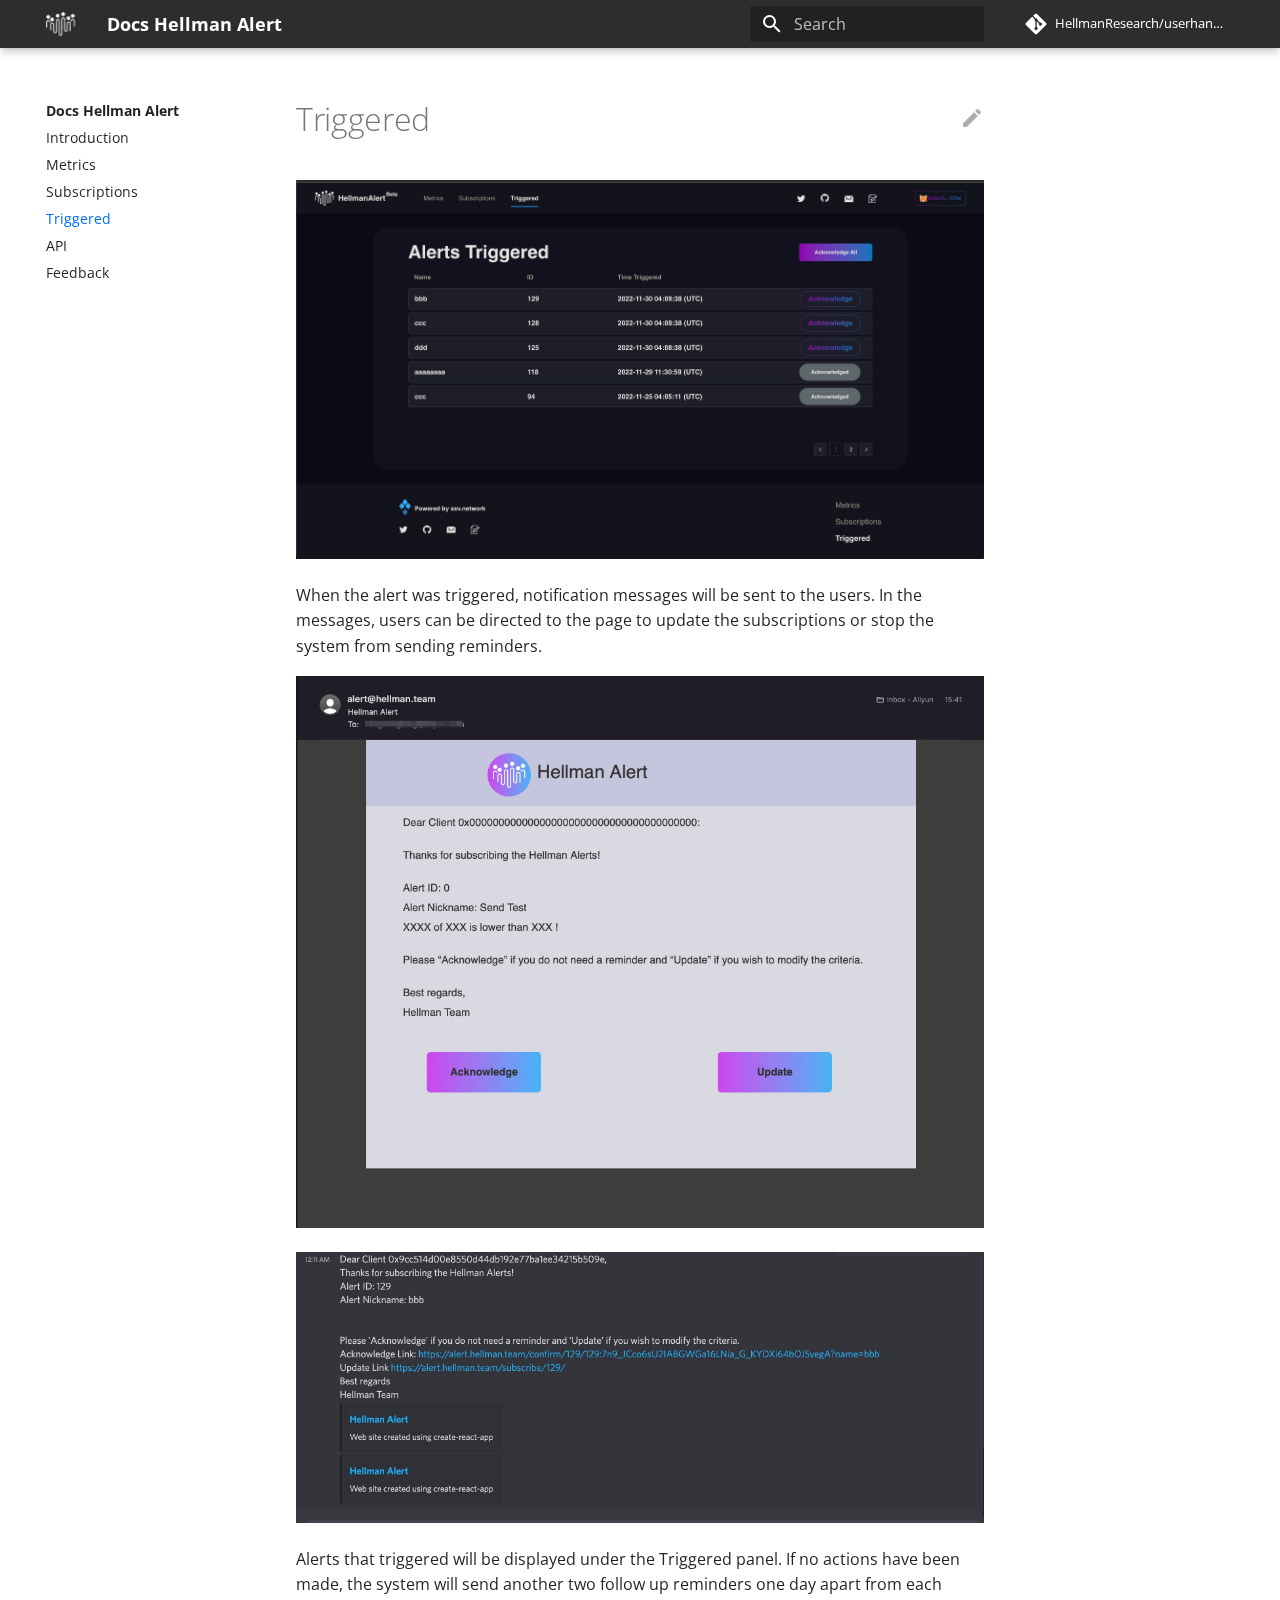
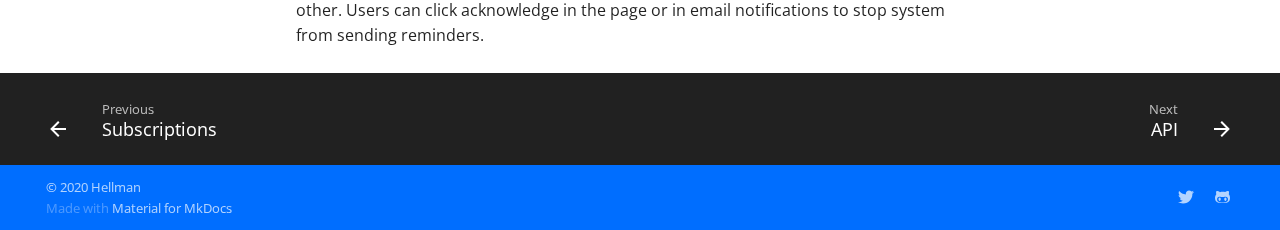
<file: site/triggered/index.html>
<!doctype html>
<html lang="en" class="no-js">
  <head>
    
      <meta charset="utf-8">
      <meta name="viewport" content="width=device-width,initial-scale=1">
      
      
        <meta name="author" content="hellman.team">
      
      
        <link rel="canonical" href="https://docs.alert.hellman.team/triggered/">
      
      <link rel="icon" href="../images/favicon_hellman.ico">
      <meta name="generator" content="mkdocs-1.4.2, mkdocs-material-8.5.10">
    
    
      
        <title>Triggered - Docs Hellman Alert</title>
      
    
    
      <link rel="stylesheet" href="../assets/stylesheets/main.975780f9.min.css">
      
        
        <link rel="stylesheet" href="../assets/stylesheets/palette.2505c338.min.css">
        
      
      

    
    
    
      
        
        
        <link rel="preconnect" href="https://fonts.gstatic.com" crossorigin>
        <link rel="stylesheet" href="https://fonts.googleapis.com/css?family=Open+Sans:300,300i,400,400i,700,700i%7CRoboto+Mono:400,400i,700,700i&display=fallback">
        <style>:root{--md-text-font:"Open Sans";--md-code-font:"Roboto Mono"}</style>
      
    
    
      <link rel="stylesheet" href="../stylesheets/extra.css">
    
    <script>__md_scope=new URL("..",location),__md_hash=e=>[...e].reduce((e,_)=>(e<<5)-e+_.charCodeAt(0),0),__md_get=(e,_=localStorage,t=__md_scope)=>JSON.parse(_.getItem(t.pathname+"."+e)),__md_set=(e,_,t=localStorage,a=__md_scope)=>{try{t.setItem(a.pathname+"."+e,JSON.stringify(_))}catch(e){}}</script>
    
      

    
    
    
  </head>
  
  
    
    
    
    
    
    <body dir="ltr" data-md-color-scheme="default" data-md-color-primary="None" data-md-color-accent="None">
  
    
    
    <input class="md-toggle" data-md-toggle="drawer" type="checkbox" id="__drawer" autocomplete="off">
    <input class="md-toggle" data-md-toggle="search" type="checkbox" id="__search" autocomplete="off">
    <label class="md-overlay" for="__drawer"></label>
    <div data-md-component="skip">
      
        
        <a href="#triggered" class="md-skip">
          Skip to content
        </a>
      
    </div>
    <div data-md-component="announce">
      
    </div>
    
    
      

<header class="md-header" data-md-component="header">
  <nav class="md-header__inner md-grid" aria-label="Header">
    <a href=".." title="Docs Hellman Alert" class="md-header__button md-logo" aria-label="Docs Hellman Alert" data-md-component="logo">
      
  <img src="../images/logo.png" alt="logo">

    </a>
    <label class="md-header__button md-icon" for="__drawer">
      <svg xmlns="http://www.w3.org/2000/svg" viewBox="0 0 24 24"><path d="M3 6h18v2H3V6m0 5h18v2H3v-2m0 5h18v2H3v-2Z"/></svg>
    </label>
    <div class="md-header__title" data-md-component="header-title">
      <div class="md-header__ellipsis">
        <div class="md-header__topic">
          <span class="md-ellipsis">
            Docs Hellman Alert
          </span>
        </div>
        <div class="md-header__topic" data-md-component="header-topic">
          <span class="md-ellipsis">
            
              Triggered
            
          </span>
        </div>
      </div>
    </div>
    
    
    
      <label class="md-header__button md-icon" for="__search">
        <svg xmlns="http://www.w3.org/2000/svg" viewBox="0 0 24 24"><path d="M9.5 3A6.5 6.5 0 0 1 16 9.5c0 1.61-.59 3.09-1.56 4.23l.27.27h.79l5 5-1.5 1.5-5-5v-.79l-.27-.27A6.516 6.516 0 0 1 9.5 16 6.5 6.5 0 0 1 3 9.5 6.5 6.5 0 0 1 9.5 3m0 2C7 5 5 7 5 9.5S7 14 9.5 14 14 12 14 9.5 12 5 9.5 5Z"/></svg>
      </label>
      <div class="md-search" data-md-component="search" role="dialog">
  <label class="md-search__overlay" for="__search"></label>
  <div class="md-search__inner" role="search">
    <form class="md-search__form" name="search">
      <input type="text" class="md-search__input" name="query" aria-label="Search" placeholder="Search" autocapitalize="off" autocorrect="off" autocomplete="off" spellcheck="false" data-md-component="search-query" required>
      <label class="md-search__icon md-icon" for="__search">
        <svg xmlns="http://www.w3.org/2000/svg" viewBox="0 0 24 24"><path d="M9.5 3A6.5 6.5 0 0 1 16 9.5c0 1.61-.59 3.09-1.56 4.23l.27.27h.79l5 5-1.5 1.5-5-5v-.79l-.27-.27A6.516 6.516 0 0 1 9.5 16 6.5 6.5 0 0 1 3 9.5 6.5 6.5 0 0 1 9.5 3m0 2C7 5 5 7 5 9.5S7 14 9.5 14 14 12 14 9.5 12 5 9.5 5Z"/></svg>
        <svg xmlns="http://www.w3.org/2000/svg" viewBox="0 0 24 24"><path d="M20 11v2H8l5.5 5.5-1.42 1.42L4.16 12l7.92-7.92L13.5 5.5 8 11h12Z"/></svg>
      </label>
      <nav class="md-search__options" aria-label="Search">
        
        <button type="reset" class="md-search__icon md-icon" title="Clear" aria-label="Clear" tabindex="-1">
          <svg xmlns="http://www.w3.org/2000/svg" viewBox="0 0 24 24"><path d="M19 6.41 17.59 5 12 10.59 6.41 5 5 6.41 10.59 12 5 17.59 6.41 19 12 13.41 17.59 19 19 17.59 13.41 12 19 6.41Z"/></svg>
        </button>
      </nav>
      
    </form>
    <div class="md-search__output">
      <div class="md-search__scrollwrap" data-md-scrollfix>
        <div class="md-search-result" data-md-component="search-result">
          <div class="md-search-result__meta">
            Initializing search
          </div>
          <ol class="md-search-result__list"></ol>
        </div>
      </div>
    </div>
  </div>
</div>
    
    
      <div class="md-header__source">
        <a href="https://github.com/HellmanResearch/userhandbook" title="Go to repository" class="md-source" data-md-component="source">
  <div class="md-source__icon md-icon">
    
    <svg xmlns="http://www.w3.org/2000/svg" viewBox="0 0 448 512"><!--! Font Awesome Free 6.2.1 by @fontawesome - https://fontawesome.com License - https://fontawesome.com/license/free (Icons: CC BY 4.0, Fonts: SIL OFL 1.1, Code: MIT License) Copyright 2022 Fonticons, Inc.--><path d="M439.55 236.05 244 40.45a28.87 28.87 0 0 0-40.81 0l-40.66 40.63 51.52 51.52c27.06-9.14 52.68 16.77 43.39 43.68l49.66 49.66c34.23-11.8 61.18 31 35.47 56.69-26.49 26.49-70.21-2.87-56-37.34L240.22 199v121.85c25.3 12.54 22.26 41.85 9.08 55a34.34 34.34 0 0 1-48.55 0c-17.57-17.6-11.07-46.91 11.25-56v-123c-20.8-8.51-24.6-30.74-18.64-45L142.57 101 8.45 235.14a28.86 28.86 0 0 0 0 40.81l195.61 195.6a28.86 28.86 0 0 0 40.8 0l194.69-194.69a28.86 28.86 0 0 0 0-40.81z"/></svg>
  </div>
  <div class="md-source__repository">
    HellmanResearch/userhandbook
  </div>
</a>
      </div>
    
  </nav>
  
</header>
    
    <div class="md-container" data-md-component="container">
      
      
        
          
        
      
      <main class="md-main" data-md-component="main">
        <div class="md-main__inner md-grid">
          
            
              
              <div class="md-sidebar md-sidebar--primary" data-md-component="sidebar" data-md-type="navigation" >
                <div class="md-sidebar__scrollwrap">
                  <div class="md-sidebar__inner">
                    


<nav class="md-nav md-nav--primary" aria-label="Navigation" data-md-level="0">
  <label class="md-nav__title" for="__drawer">
    <a href=".." title="Docs Hellman Alert" class="md-nav__button md-logo" aria-label="Docs Hellman Alert" data-md-component="logo">
      
  <img src="../images/logo.png" alt="logo">

    </a>
    Docs Hellman Alert
  </label>
  
    <div class="md-nav__source">
      <a href="https://github.com/HellmanResearch/userhandbook" title="Go to repository" class="md-source" data-md-component="source">
  <div class="md-source__icon md-icon">
    
    <svg xmlns="http://www.w3.org/2000/svg" viewBox="0 0 448 512"><!--! Font Awesome Free 6.2.1 by @fontawesome - https://fontawesome.com License - https://fontawesome.com/license/free (Icons: CC BY 4.0, Fonts: SIL OFL 1.1, Code: MIT License) Copyright 2022 Fonticons, Inc.--><path d="M439.55 236.05 244 40.45a28.87 28.87 0 0 0-40.81 0l-40.66 40.63 51.52 51.52c27.06-9.14 52.68 16.77 43.39 43.68l49.66 49.66c34.23-11.8 61.18 31 35.47 56.69-26.49 26.49-70.21-2.87-56-37.34L240.22 199v121.85c25.3 12.54 22.26 41.85 9.08 55a34.34 34.34 0 0 1-48.55 0c-17.57-17.6-11.07-46.91 11.25-56v-123c-20.8-8.51-24.6-30.74-18.64-45L142.57 101 8.45 235.14a28.86 28.86 0 0 0 0 40.81l195.61 195.6a28.86 28.86 0 0 0 40.8 0l194.69-194.69a28.86 28.86 0 0 0 0-40.81z"/></svg>
  </div>
  <div class="md-source__repository">
    HellmanResearch/userhandbook
  </div>
</a>
    </div>
  
  <ul class="md-nav__list" data-md-scrollfix>
    
      
      
      

  
  
  
    <li class="md-nav__item">
      <a href=".." class="md-nav__link">
        Introduction
      </a>
    </li>
  

    
      
      
      

  
  
  
    <li class="md-nav__item">
      <a href="../metrics/" class="md-nav__link">
        Metrics
      </a>
    </li>
  

    
      
      
      

  
  
  
    <li class="md-nav__item">
      <a href="../subscriptions/" class="md-nav__link">
        Subscriptions
      </a>
    </li>
  

    
      
      
      

  
  
    
  
  
    <li class="md-nav__item md-nav__item--active">
      
      <input class="md-nav__toggle md-toggle" data-md-toggle="toc" type="checkbox" id="__toc">
      
      
        
      
      
      <a href="./" class="md-nav__link md-nav__link--active">
        Triggered
      </a>
      
    </li>
  

    
      
      
      

  
  
  
    <li class="md-nav__item">
      <a href="../api/" class="md-nav__link">
        API
      </a>
    </li>
  

    
      
      
      

  
  
  
    <li class="md-nav__item">
      <a href="../feedback/" class="md-nav__link">
        Feedback
      </a>
    </li>
  

    
  </ul>
</nav>
                  </div>
                </div>
              </div>
            
            
              
              <div class="md-sidebar md-sidebar--secondary" data-md-component="sidebar" data-md-type="toc" >
                <div class="md-sidebar__scrollwrap">
                  <div class="md-sidebar__inner">
                    

<nav class="md-nav md-nav--secondary" aria-label="Table of contents">
  
  
  
    
  
  
</nav>
                  </div>
                </div>
              </div>
            
          
          
            <div class="md-content" data-md-component="content">
              <article class="md-content__inner md-typeset">
                
                  

  <a href="https://github.com/HellmanResearch/userhandbook/edit/master/docs/triggered.md" title="Edit this page" class="md-content__button md-icon">
    
    <svg xmlns="http://www.w3.org/2000/svg" viewBox="0 0 24 24"><path d="M20.71 7.04c.39-.39.39-1.04 0-1.41l-2.34-2.34c-.37-.39-1.02-.39-1.41 0l-1.84 1.83 3.75 3.75M3 17.25V21h3.75L17.81 9.93l-3.75-3.75L3 17.25Z"/></svg>
  </a>


<h1 id="triggered">Triggered<a class="headerlink" href="#triggered" title="Permanent link">&para;</a></h1>
<p><img alt="" src="../images/triggered.jpg" /></p>
<p>When the alert was triggered, notification messages will be sent to the users. In the messages, users can be directed to the page to update the subscriptions or stop the system from sending reminders. </p>
<p><img alt="" src="../images/email_alert.jpg" /></p>
<p><img alt="" src="../images/discord.jpg" /></p>
<p>Alerts that triggered will be displayed under the Triggered panel. If no actions have been made, the system will send another two follow up reminders one day apart from each other. Users can click acknowledge in the page or in email notifications to stop system from sending reminders. </p>





                
              </article>
            </div>
          
          
        </div>
        
      </main>
      
        <footer class="md-footer">
  
    
    <nav class="md-footer__inner md-grid" aria-label="Footer" >
      
        
        <a href="../subscriptions/" class="md-footer__link md-footer__link--prev" aria-label="Previous: Subscriptions" rel="prev">
          <div class="md-footer__button md-icon">
            <svg xmlns="http://www.w3.org/2000/svg" viewBox="0 0 24 24"><path d="M20 11v2H8l5.5 5.5-1.42 1.42L4.16 12l7.92-7.92L13.5 5.5 8 11h12Z"/></svg>
          </div>
          <div class="md-footer__title">
            <div class="md-ellipsis">
              <span class="md-footer__direction">
                Previous
              </span>
              Subscriptions
            </div>
          </div>
        </a>
      
      
        
        <a href="../api/" class="md-footer__link md-footer__link--next" aria-label="Next: API" rel="next">
          <div class="md-footer__title">
            <div class="md-ellipsis">
              <span class="md-footer__direction">
                Next
              </span>
              API
            </div>
          </div>
          <div class="md-footer__button md-icon">
            <svg xmlns="http://www.w3.org/2000/svg" viewBox="0 0 24 24"><path d="M4 11v2h12l-5.5 5.5 1.42 1.42L19.84 12l-7.92-7.92L10.5 5.5 16 11H4Z"/></svg>
          </div>
        </a>
      
    </nav>
  
  <div class="md-footer-meta md-typeset">
    <div class="md-footer-meta__inner md-grid">
      <div class="md-copyright">
  
    <div class="md-copyright__highlight">
      © 2020 Hellman
    </div>
  
  
    Made with
    <a href="https://squidfunk.github.io/mkdocs-material/" target="_blank" rel="noopener">
      Material for MkDocs
    </a>
  
</div>
      
        <div class="md-social">
  
    
    
      
      
    
    <a href="https://twitter.com/HellmanResearch" target="_blank" rel="noopener" title="twitter.com" class="md-social__link">
      <svg xmlns="http://www.w3.org/2000/svg" viewBox="0 0 512 512"><!--! Font Awesome Free 6.2.1 by @fontawesome - https://fontawesome.com License - https://fontawesome.com/license/free (Icons: CC BY 4.0, Fonts: SIL OFL 1.1, Code: MIT License) Copyright 2022 Fonticons, Inc.--><path d="M459.37 151.716c.325 4.548.325 9.097.325 13.645 0 138.72-105.583 298.558-298.558 298.558-59.452 0-114.68-17.219-161.137-47.106 8.447.974 16.568 1.299 25.34 1.299 49.055 0 94.213-16.568 130.274-44.832-46.132-.975-84.792-31.188-98.112-72.772 6.498.974 12.995 1.624 19.818 1.624 9.421 0 18.843-1.3 27.614-3.573-48.081-9.747-84.143-51.98-84.143-102.985v-1.299c13.969 7.797 30.214 12.67 47.431 13.319-28.264-18.843-46.781-51.005-46.781-87.391 0-19.492 5.197-37.36 14.294-52.954 51.655 63.675 129.3 105.258 216.365 109.807-1.624-7.797-2.599-15.918-2.599-24.04 0-57.828 46.782-104.934 104.934-104.934 30.213 0 57.502 12.67 76.67 33.137 23.715-4.548 46.456-13.32 66.599-25.34-7.798 24.366-24.366 44.833-46.132 57.827 21.117-2.273 41.584-8.122 60.426-16.243-14.292 20.791-32.161 39.308-52.628 54.253z"/></svg>
    </a>
  
    
    
      
      
    
    <a href="https://github.com/HellmanResearch" target="_blank" rel="noopener" title="github.com" class="md-social__link">
      <svg xmlns="http://www.w3.org/2000/svg" viewBox="0 0 480 512"><!--! Font Awesome Free 6.2.1 by @fontawesome - https://fontawesome.com License - https://fontawesome.com/license/free (Icons: CC BY 4.0, Fonts: SIL OFL 1.1, Code: MIT License) Copyright 2022 Fonticons, Inc.--><path d="M186.1 328.7c0 20.9-10.9 55.1-36.7 55.1s-36.7-34.2-36.7-55.1 10.9-55.1 36.7-55.1 36.7 34.2 36.7 55.1zM480 278.2c0 31.9-3.2 65.7-17.5 95-37.9 76.6-142.1 74.8-216.7 74.8-75.8 0-186.2 2.7-225.6-74.8-14.6-29-20.2-63.1-20.2-95 0-41.9 13.9-81.5 41.5-113.6-5.2-15.8-7.7-32.4-7.7-48.8 0-21.5 4.9-32.3 14.6-51.8 45.3 0 74.3 9 108.8 36 29-6.9 58.8-10 88.7-10 27 0 54.2 2.9 80.4 9.2 34-26.7 63-35.2 107.8-35.2 9.8 19.5 14.6 30.3 14.6 51.8 0 16.4-2.6 32.7-7.7 48.2 27.5 32.4 39 72.3 39 114.2zm-64.3 50.5c0-43.9-26.7-82.6-73.5-82.6-18.9 0-37 3.4-56 6-14.9 2.3-29.8 3.2-45.1 3.2-15.2 0-30.1-.9-45.1-3.2-18.7-2.6-37-6-56-6-46.8 0-73.5 38.7-73.5 82.6 0 87.8 80.4 101.3 150.4 101.3h48.2c70.3 0 150.6-13.4 150.6-101.3zm-82.6-55.1c-25.8 0-36.7 34.2-36.7 55.1s10.9 55.1 36.7 55.1 36.7-34.2 36.7-55.1-10.9-55.1-36.7-55.1z"/></svg>
    </a>
  
</div>
      
    </div>
  </div>
</footer>
      
    </div>
    <div class="md-dialog" data-md-component="dialog">
      <div class="md-dialog__inner md-typeset"></div>
    </div>
    
    <script id="__config" type="application/json">{"base": "..", "features": [], "search": "../assets/javascripts/workers/search.16e2a7d4.min.js", "translations": {"clipboard.copied": "Copied to clipboard", "clipboard.copy": "Copy to clipboard", "search.config.lang": "en", "search.config.pipeline": "trimmer, stopWordFilter", "search.config.separator": "[\\s\\-]+", "search.placeholder": "Search", "search.result.more.one": "1 more on this page", "search.result.more.other": "# more on this page", "search.result.none": "No matching documents", "search.result.one": "1 matching document", "search.result.other": "# matching documents", "search.result.placeholder": "Type to start searching", "search.result.term.missing": "Missing", "select.version.title": "Select version"}}</script>
    
    
      <script src="../assets/javascripts/bundle.5a2dcb6a.min.js"></script>
      
    
    
  </body>
</html>
</file>
<file: site/stylesheets/extra.css>
:root {
    --md-primary-fg-color: #2d2d2d;
  }
  
  :root > * {
    --md-text-link-color: #006eff;
  }
  
  .md-header-nav__button.md-logo {
    margin: 0;
    display: flex;
    align-items: center;
  }
  
  .md-nav__title .md-nav__button.md-logo img,
  .md-header-nav__button.md-logo > img {
    width: auto;
    height: 1.5rem;
  }
  
  .md-nav__link:hover {
    font-weight: 600;
    color: var(--md-primary-fg-color);
  }
  
  .md-nav__link.md-nav__link--active,
  .md-nav__link:hover.md-nav__link--active{
    font-weight: normal;
    color: var(--md-text-link-color);
  }
  
  .prev-boxes-list {
    display: flex;
    flex-wrap: wrap;
    flex-direction: row;
    margin: -5px;
  }
  
  .prev-box {
    margin: 5px;
    padding: 10px;
    width: 200px;
    border-radius: 5px;
    transition: box-shadow .3s;
    border: 1px solid #eeeeee;
  }
  
  .prev-box:hover {
    box-shadow: 0 0 11px rgba(33,33,33,.2);
  }
  
  .prev-box > p,
  .prev-box > h5 {
    margin: 0;
  }
  
  .prev-box > p {
    font-size: .8em;
    color: var(--md-primary-fg-color);
  }
  
  .prev-box > h5 {
    margin-bottom: 10px;
    color: var(--md-text-link-color);
  }
  
  .md-footer-nav {
    background-color: white;
    color: var(--md-primary-fg-color);
  }
  
  .md-footer-meta {
    background-color: var(--md-text-link-color);
  }
</file>
<file: site/assets/stylesheets/main.975780f9.min.css>
@charset "UTF-8";html{-webkit-text-size-adjust:none;-moz-text-size-adjust:none;text-size-adjust:none;box-sizing:border-box}*,:after,:before{box-sizing:inherit}@media (prefers-reduced-motion){*,:after,:before{transition:none!important}}body{margin:0}a,button,input,label{-webkit-tap-highlight-color:transparent}a{color:inherit;text-decoration:none}hr{border:0;box-sizing:initial;display:block;height:.05rem;overflow:visible;padding:0}small{font-size:80%}sub,sup{line-height:1em}img{border-style:none}table{border-collapse:initial;border-spacing:0}td,th{font-weight:400;vertical-align:top}button{background:#0000;border:0;font-family:inherit;font-size:inherit;margin:0;padding:0}input{border:0;outline:none}:root{--md-primary-fg-color:#4051b5;--md-primary-fg-color--light:#5d6cc0;--md-primary-fg-color--dark:#303fa1;--md-primary-bg-color:#fff;--md-primary-bg-color--light:#ffffffb3;--md-accent-fg-color:#526cfe;--md-accent-fg-color--transparent:#526cfe1a;--md-accent-bg-color:#fff;--md-accent-bg-color--light:#ffffffb3}:root,[data-md-color-scheme=default]{--md-default-fg-color:#000000de;--md-default-fg-color--light:#0000008a;--md-default-fg-color--lighter:#00000052;--md-default-fg-color--lightest:#00000012;--md-default-bg-color:#fff;--md-default-bg-color--light:#ffffffb3;--md-default-bg-color--lighter:#ffffff4d;--md-default-bg-color--lightest:#ffffff1f;--md-code-fg-color:#36464e;--md-code-bg-color:#f5f5f5;--md-code-hl-color:#ffff0080;--md-code-hl-number-color:#d52a2a;--md-code-hl-special-color:#db1457;--md-code-hl-function-color:#a846b9;--md-code-hl-constant-color:#6e59d9;--md-code-hl-keyword-color:#3f6ec6;--md-code-hl-string-color:#1c7d4d;--md-code-hl-name-color:var(--md-code-fg-color);--md-code-hl-operator-color:var(--md-default-fg-color--light);--md-code-hl-punctuation-color:var(--md-default-fg-color--light);--md-code-hl-comment-color:var(--md-default-fg-color--light);--md-code-hl-generic-color:var(--md-default-fg-color--light);--md-code-hl-variable-color:var(--md-default-fg-color--light);--md-typeset-color:var(--md-default-fg-color);--md-typeset-a-color:var(--md-primary-fg-color);--md-typeset-mark-color:#ffff0080;--md-typeset-del-color:#f5503d26;--md-typeset-ins-color:#0bd57026;--md-typeset-kbd-color:#fafafa;--md-typeset-kbd-accent-color:#fff;--md-typeset-kbd-border-color:#b8b8b8;--md-typeset-table-color:#0000001f;--md-admonition-fg-color:var(--md-default-fg-color);--md-admonition-bg-color:var(--md-default-bg-color);--md-footer-fg-color:#fff;--md-footer-fg-color--light:#ffffffb3;--md-footer-fg-color--lighter:#ffffff4d;--md-footer-bg-color:#000000de;--md-footer-bg-color--dark:#00000052;--md-shadow-z1:0 0.2rem 0.5rem #0000000d,0 0 0.05rem #0000001a;--md-shadow-z2:0 0.2rem 0.5rem #0000001a,0 0 0.05rem #00000040;--md-shadow-z3:0 0.2rem 0.5rem #0003,0 0 0.05rem #00000059}.md-icon svg{fill:currentcolor;display:block;height:1.2rem;width:1.2rem}body{-webkit-font-smoothing:antialiased;-moz-osx-font-smoothing:grayscale;--md-text-font-family:var(--md-text-font,_),-apple-system,BlinkMacSystemFont,Helvetica,Arial,sans-serif;--md-code-font-family:var(--md-code-font,_),SFMono-Regular,Consolas,Menlo,monospace}body,input{font-feature-settings:"kern","liga";font-family:var(--md-text-font-family)}body,code,input,kbd,pre{color:var(--md-typeset-color)}code,kbd,pre{font-feature-settings:"kern";font-family:var(--md-code-font-family)}:root{--md-typeset-table-sort-icon:url('data:image/svg+xml;charset=utf-8,<svg xmlns="http://www.w3.org/2000/svg" viewBox="0 0 24 24"><path d="m18 21-4-4h3V7h-3l4-4 4 4h-3v10h3M2 19v-2h10v2M2 13v-2h7v2M2 7V5h4v2H2Z"/></svg>');--md-typeset-table-sort-icon--asc:url('data:image/svg+xml;charset=utf-8,<svg xmlns="http://www.w3.org/2000/svg" viewBox="0 0 24 24"><path d="M19 17h3l-4 4-4-4h3V3h2M2 17h10v2H2M6 5v2H2V5m0 6h7v2H2v-2Z"/></svg>');--md-typeset-table-sort-icon--desc:url('data:image/svg+xml;charset=utf-8,<svg xmlns="http://www.w3.org/2000/svg" viewBox="0 0 24 24"><path d="M19 7h3l-4-4-4 4h3v14h2M2 17h10v2H2M6 5v2H2V5m0 6h7v2H2v-2Z"/></svg>')}.md-typeset{-webkit-print-color-adjust:exact;color-adjust:exact;font-size:.8rem;line-height:1.6}@media print{.md-typeset{font-size:.68rem}}.md-typeset blockquote,.md-typeset dl,.md-typeset figure,.md-typeset ol,.md-typeset pre,.md-typeset ul{margin-bottom:1em;margin-top:1em}.md-typeset h1{color:var(--md-default-fg-color--light);font-size:2em;line-height:1.3;margin:0 0 1.25em}.md-typeset h1,.md-typeset h2{font-weight:300;letter-spacing:-.01em}.md-typeset h2{font-size:1.5625em;line-height:1.4;margin:1.6em 0 .64em}.md-typeset h3{font-size:1.25em;font-weight:400;letter-spacing:-.01em;line-height:1.5;margin:1.6em 0 .8em}.md-typeset h2+h3{margin-top:.8em}.md-typeset h4{font-weight:700;letter-spacing:-.01em;margin:1em 0}.md-typeset h5,.md-typeset h6{color:var(--md-default-fg-color--light);font-size:.8em;font-weight:700;letter-spacing:-.01em;margin:1.25em 0}.md-typeset h5{text-transform:uppercase}.md-typeset hr{border-bottom:.05rem solid var(--md-default-fg-color--lightest);display:flow-root;margin:1.5em 0}.md-typeset a{color:var(--md-typeset-a-color);word-break:break-word}.md-typeset a,.md-typeset a:before{transition:color 125ms}.md-typeset a:focus,.md-typeset a:hover{color:var(--md-accent-fg-color)}.md-typeset a:focus code,.md-typeset a:hover code{background-color:var(--md-accent-fg-color--transparent)}.md-typeset a code{color:currentcolor;transition:background-color 125ms}.md-typeset a.focus-visible{outline-color:var(--md-accent-fg-color);outline-offset:.2rem}.md-typeset code,.md-typeset kbd,.md-typeset pre{color:var(--md-code-fg-color);direction:ltr;font-variant-ligatures:none}@media print{.md-typeset code,.md-typeset kbd,.md-typeset pre{white-space:pre-wrap}}.md-typeset code{background-color:var(--md-code-bg-color);border-radius:.1rem;-webkit-box-decoration-break:clone;box-decoration-break:clone;font-size:.85em;padding:0 .2941176471em;word-break:break-word}.md-typeset code:not(.focus-visible){-webkit-tap-highlight-color:transparent;outline:none}.md-typeset pre{display:flow-root;line-height:1.4;position:relative}.md-typeset pre>code{-webkit-box-decoration-break:slice;box-decoration-break:slice;box-shadow:none;display:block;margin:0;outline-color:var(--md-accent-fg-color);overflow:auto;padding:.7720588235em 1.1764705882em;scrollbar-color:var(--md-default-fg-color--lighter) #0000;scrollbar-width:thin;touch-action:auto;word-break:normal}.md-typeset pre>code:hover{scrollbar-color:var(--md-accent-fg-color) #0000}.md-typeset pre>code::-webkit-scrollbar{height:.2rem;width:.2rem}.md-typeset pre>code::-webkit-scrollbar-thumb{background-color:var(--md-default-fg-color--lighter)}.md-typeset pre>code::-webkit-scrollbar-thumb:hover{background-color:var(--md-accent-fg-color)}.md-typeset kbd{background-color:var(--md-typeset-kbd-color);border-radius:.1rem;box-shadow:0 .1rem 0 .05rem var(--md-typeset-kbd-border-color),0 .1rem 0 var(--md-typeset-kbd-border-color),0 -.1rem .2rem var(--md-typeset-kbd-accent-color) inset;color:var(--md-default-fg-color);display:inline-block;font-size:.75em;padding:0 .6666666667em;vertical-align:text-top;word-break:break-word}.md-typeset mark{background-color:var(--md-typeset-mark-color);-webkit-box-decoration-break:clone;box-decoration-break:clone;color:inherit;word-break:break-word}.md-typeset abbr{border-bottom:.05rem dotted var(--md-default-fg-color--light);cursor:help;text-decoration:none}@media (hover:none){.md-typeset abbr{position:relative}.md-typeset abbr[title]:-webkit-any(:focus,:hover):after{background-color:var(--md-default-fg-color);border-radius:.1rem;box-shadow:var(--md-shadow-z3);color:var(--md-default-bg-color);content:attr(title);display:inline-block;font-size:.7rem;margin-top:2em;max-width:80%;min-width:-webkit-max-content;min-width:max-content;padding:.2rem .3rem;position:absolute;width:auto}.md-typeset abbr[title]:-moz-any(:focus,:hover):after{background-color:var(--md-default-fg-color);border-radius:.1rem;box-shadow:var(--md-shadow-z3);color:var(--md-default-bg-color);content:attr(title);display:inline-block;font-size:.7rem;margin-top:2em;max-width:80%;min-width:-moz-max-content;min-width:max-content;padding:.2rem .3rem;position:absolute;width:auto}[dir=ltr] .md-typeset abbr[title]:-webkit-any(:focus,:hover):after{left:0}[dir=ltr] .md-typeset abbr[title]:-moz-any(:focus,:hover):after{left:0}[dir=ltr] .md-typeset abbr[title]:is(:focus,:hover):after{left:0}[dir=rtl] .md-typeset abbr[title]:-webkit-any(:focus,:hover):after{right:0}[dir=rtl] .md-typeset abbr[title]:-moz-any(:focus,:hover):after{right:0}[dir=rtl] .md-typeset abbr[title]:is(:focus,:hover):after{right:0}.md-typeset abbr[title]:is(:focus,:hover):after{background-color:var(--md-default-fg-color);border-radius:.1rem;box-shadow:var(--md-shadow-z3);color:var(--md-default-bg-color);content:attr(title);display:inline-block;font-size:.7rem;margin-top:2em;max-width:80%;min-width:-webkit-max-content;min-width:-moz-max-content;min-width:max-content;padding:.2rem .3rem;position:absolute;width:auto}}.md-typeset small{opacity:.75}[dir=ltr] .md-typeset sub,[dir=ltr] .md-typeset sup{margin-left:.078125em}[dir=rtl] .md-typeset sub,[dir=rtl] .md-typeset sup{margin-right:.078125em}[dir=ltr] .md-typeset blockquote{padding-left:.6rem}[dir=rtl] .md-typeset blockquote{padding-right:.6rem}[dir=ltr] .md-typeset blockquote{border-left:.2rem solid var(--md-default-fg-color--lighter)}[dir=rtl] .md-typeset blockquote{border-right:.2rem solid var(--md-default-fg-color--lighter)}.md-typeset blockquote{color:var(--md-default-fg-color--light);margin-left:0;margin-right:0}.md-typeset ul{list-style-type:disc}[dir=ltr] .md-typeset ol,[dir=ltr] .md-typeset ul{margin-left:.625em}[dir=rtl] .md-typeset ol,[dir=rtl] .md-typeset ul{margin-right:.625em}.md-typeset ol,.md-typeset ul{padding:0}.md-typeset ol:not([hidden]),.md-typeset ul:not([hidden]){display:flow-root}.md-typeset ol ol,.md-typeset ul ol{list-style-type:lower-alpha}.md-typeset ol ol ol,.md-typeset ul ol ol{list-style-type:lower-roman}[dir=ltr] .md-typeset ol li,[dir=ltr] .md-typeset ul li{margin-left:1.25em}[dir=rtl] .md-typeset ol li,[dir=rtl] .md-typeset ul li{margin-right:1.25em}.md-typeset ol li,.md-typeset ul li{margin-bottom:.5em}.md-typeset ol li blockquote,.md-typeset ol li p,.md-typeset ul li blockquote,.md-typeset ul li p{margin:.5em 0}.md-typeset ol li:last-child,.md-typeset ul li:last-child{margin-bottom:0}.md-typeset ol li :-webkit-any(ul,ol),.md-typeset ul li :-webkit-any(ul,ol){margin-bottom:.5em;margin-top:.5em}.md-typeset ol li :-moz-any(ul,ol),.md-typeset ul li :-moz-any(ul,ol){margin-bottom:.5em;margin-top:.5em}[dir=ltr] .md-typeset ol li :-webkit-any(ul,ol),[dir=ltr] .md-typeset ul li :-webkit-any(ul,ol){margin-left:.625em}[dir=ltr] .md-typeset ol li :-moz-any(ul,ol),[dir=ltr] .md-typeset ul li :-moz-any(ul,ol){margin-left:.625em}[dir=ltr] .md-typeset ol li :is(ul,ol),[dir=ltr] .md-typeset ul li :is(ul,ol){margin-left:.625em}[dir=rtl] .md-typeset ol li :-webkit-any(ul,ol),[dir=rtl] .md-typeset ul li :-webkit-any(ul,ol){margin-right:.625em}[dir=rtl] .md-typeset ol li :-moz-any(ul,ol),[dir=rtl] .md-typeset ul li :-moz-any(ul,ol){margin-right:.625em}[dir=rtl] .md-typeset ol li :is(ul,ol),[dir=rtl] .md-typeset ul li :is(ul,ol){margin-right:.625em}.md-typeset ol li :is(ul,ol),.md-typeset ul li :is(ul,ol){margin-bottom:.5em;margin-top:.5em}[dir=ltr] .md-typeset dd{margin-left:1.875em}[dir=rtl] .md-typeset dd{margin-right:1.875em}.md-typeset dd{margin-bottom:1.5em;margin-top:1em}.md-typeset img,.md-typeset svg,.md-typeset video{height:auto;max-width:100%}.md-typeset img[align=left]{margin:1em 1em 1em 0}.md-typeset img[align=right]{margin:1em 0 1em 1em}.md-typeset img[align]:only-child{margin-top:0}.md-typeset img[src$="#gh-dark-mode-only"],.md-typeset img[src$="#only-dark"]{display:none}.md-typeset figure{display:flow-root;margin:1em auto;max-width:100%;text-align:center;width:-webkit-fit-content;width:-moz-fit-content;width:fit-content}.md-typeset figure img{display:block}.md-typeset figcaption{font-style:italic;margin:1em auto;max-width:24rem}.md-typeset iframe{max-width:100%}.md-typeset table:not([class]){background-color:var(--md-default-bg-color);border:.05rem solid var(--md-typeset-table-color);border-radius:.1rem;display:inline-block;font-size:.64rem;max-width:100%;overflow:auto;touch-action:auto}@media print{.md-typeset table:not([class]){display:table}}.md-typeset table:not([class])+*{margin-top:1.5em}.md-typeset table:not([class]) :-webkit-any(th,td)>:first-child{margin-top:0}.md-typeset table:not([class]) :-moz-any(th,td)>:first-child{margin-top:0}.md-typeset table:not([class]) :is(th,td)>:first-child{margin-top:0}.md-typeset table:not([class]) :-webkit-any(th,td)>:last-child{margin-bottom:0}.md-typeset table:not([class]) :-moz-any(th,td)>:last-child{margin-bottom:0}.md-typeset table:not([class]) :is(th,td)>:last-child{margin-bottom:0}.md-typeset table:not([class]) :-webkit-any(th,td):not([align]){text-align:left}.md-typeset table:not([class]) :-moz-any(th,td):not([align]){text-align:left}.md-typeset table:not([class]) :is(th,td):not([align]){text-align:left}[dir=rtl] .md-typeset table:not([class]) :-webkit-any(th,td):not([align]){text-align:right}[dir=rtl] .md-typeset table:not([class]) :-moz-any(th,td):not([align]){text-align:right}[dir=rtl] .md-typeset table:not([class]) :is(th,td):not([align]){text-align:right}.md-typeset table:not([class]) th{font-weight:700;min-width:5rem;padding:.9375em 1.25em;vertical-align:top}.md-typeset table:not([class]) td{border-top:.05rem solid var(--md-typeset-table-color);padding:.9375em 1.25em;vertical-align:top}.md-typeset table:not([class]) tbody tr{transition:background-color 125ms}.md-typeset table:not([class]) tbody tr:hover{background-color:rgba(0,0,0,.035);box-shadow:0 .05rem 0 var(--md-default-bg-color) inset}.md-typeset table:not([class]) a{word-break:normal}.md-typeset table th[role=columnheader]{cursor:pointer}[dir=ltr] .md-typeset table th[role=columnheader]:after{margin-left:.5em}[dir=rtl] .md-typeset table th[role=columnheader]:after{margin-right:.5em}.md-typeset table th[role=columnheader]:after{content:"";display:inline-block;height:1.2em;-webkit-mask-image:var(--md-typeset-table-sort-icon);mask-image:var(--md-typeset-table-sort-icon);-webkit-mask-repeat:no-repeat;mask-repeat:no-repeat;-webkit-mask-size:contain;mask-size:contain;transition:background-color 125ms;vertical-align:text-bottom;width:1.2em}.md-typeset table th[role=columnheader]:hover:after{background-color:var(--md-default-fg-color--lighter)}.md-typeset table th[role=columnheader][aria-sort=ascending]:after{background-color:var(--md-default-fg-color--light);-webkit-mask-image:var(--md-typeset-table-sort-icon--asc);mask-image:var(--md-typeset-table-sort-icon--asc)}.md-typeset table th[role=columnheader][aria-sort=descending]:after{background-color:var(--md-default-fg-color--light);-webkit-mask-image:var(--md-typeset-table-sort-icon--desc);mask-image:var(--md-typeset-table-sort-icon--desc)}.md-typeset__scrollwrap{margin:1em -.8rem;overflow-x:auto;touch-action:auto}.md-typeset__table{display:inline-block;margin-bottom:.5em;padding:0 .8rem}@media print{.md-typeset__table{display:block}}html .md-typeset__table table{display:table;margin:0;overflow:hidden;width:100%}@media screen and (max-width:44.9375em){.md-content__inner>pre{margin:1em -.8rem}.md-content__inner>pre code{border-radius:0}}.md-banner{background-color:var(--md-footer-bg-color);color:var(--md-footer-fg-color);overflow:auto}@media print{.md-banner{display:none}}.md-banner--warning{background:var(--md-typeset-mark-color);color:var(--md-default-fg-color)}.md-banner__inner{font-size:.7rem;margin:.6rem auto;padding:0 .8rem}[dir=ltr] .md-banner__button{float:right}[dir=rtl] .md-banner__button{float:left}.md-banner__button{color:inherit;cursor:pointer;transition:opacity .25s}.md-banner__button:hover{opacity:.7}html{font-size:125%;height:100%;overflow-x:hidden}@media screen and (min-width:100em){html{font-size:137.5%}}@media screen and (min-width:125em){html{font-size:150%}}body{background-color:var(--md-default-bg-color);display:flex;flex-direction:column;font-size:.5rem;min-height:100%;position:relative;width:100%}@media print{body{display:block}}@media screen and (max-width:59.9375em){body[data-md-scrolllock]{position:fixed}}.md-grid{margin-left:auto;margin-right:auto;max-width:61rem}.md-container{display:flex;flex-direction:column;flex-grow:1}@media print{.md-container{display:block}}.md-main{flex-grow:1}.md-main__inner{display:flex;height:100%;margin-top:1.5rem}.md-ellipsis{overflow:hidden;text-overflow:ellipsis;white-space:nowrap}.md-toggle{display:none}.md-option{height:0;opacity:0;position:absolute;width:0}.md-option:checked+label:not([hidden]){display:block}.md-option.focus-visible+label{outline-color:var(--md-accent-fg-color);outline-style:auto}.md-skip{background-color:var(--md-default-fg-color);border-radius:.1rem;color:var(--md-default-bg-color);font-size:.64rem;margin:.5rem;opacity:0;outline-color:var(--md-accent-fg-color);padding:.3rem .5rem;position:fixed;transform:translateY(.4rem);z-index:-1}.md-skip:focus{opacity:1;transform:translateY(0);transition:transform .25s cubic-bezier(.4,0,.2,1),opacity 175ms 75ms;z-index:10}@page{margin:25mm}:root{--md-clipboard-icon:url('data:image/svg+xml;charset=utf-8,<svg xmlns="http://www.w3.org/2000/svg" viewBox="0 0 24 24"><path d="M19 21H8V7h11m0-2H8a2 2 0 0 0-2 2v14a2 2 0 0 0 2 2h11a2 2 0 0 0 2-2V7a2 2 0 0 0-2-2m-3-4H4a2 2 0 0 0-2 2v14h2V3h12V1Z"/></svg>')}.md-clipboard{border-radius:.1rem;color:var(--md-default-fg-color--lightest);cursor:pointer;height:1.5em;outline-color:var(--md-accent-fg-color);outline-offset:.1rem;position:absolute;right:.5em;top:.5em;transition:color .25s;width:1.5em;z-index:1}@media print{.md-clipboard{display:none}}.md-clipboard:not(.focus-visible){-webkit-tap-highlight-color:transparent;outline:none}:hover>.md-clipboard{color:var(--md-default-fg-color--light)}.md-clipboard:-webkit-any(:focus,:hover){color:var(--md-accent-fg-color)}.md-clipboard:-moz-any(:focus,:hover){color:var(--md-accent-fg-color)}.md-clipboard:is(:focus,:hover){color:var(--md-accent-fg-color)}.md-clipboard:after{background-color:currentcolor;content:"";display:block;height:1.125em;margin:0 auto;-webkit-mask-image:var(--md-clipboard-icon);mask-image:var(--md-clipboard-icon);-webkit-mask-position:center;mask-position:center;-webkit-mask-repeat:no-repeat;mask-repeat:no-repeat;-webkit-mask-size:contain;mask-size:contain;width:1.125em}.md-clipboard--inline{cursor:pointer}.md-clipboard--inline code{transition:color .25s,background-color .25s}.md-clipboard--inline:-webkit-any(:focus,:hover) code{background-color:var(--md-accent-fg-color--transparent);color:var(--md-accent-fg-color)}.md-clipboard--inline:-moz-any(:focus,:hover) code{background-color:var(--md-accent-fg-color--transparent);color:var(--md-accent-fg-color)}.md-clipboard--inline:is(:focus,:hover) code{background-color:var(--md-accent-fg-color--transparent);color:var(--md-accent-fg-color)}@keyframes consent{0%{opacity:0;transform:translateY(100%)}to{opacity:1;transform:translateY(0)}}@keyframes overlay{0%{opacity:0}to{opacity:1}}.md-consent__overlay{animation:overlay .25s both;-webkit-backdrop-filter:blur(.1rem);backdrop-filter:blur(.1rem);background-color:#0000008a;height:100%;opacity:1;position:fixed;top:0;width:100%;z-index:5}.md-consent__inner{animation:consent .5s cubic-bezier(.1,.7,.1,1) both;background-color:var(--md-default-bg-color);border:0;border-radius:.1rem;bottom:0;box-shadow:0 0 .2rem #0000001a,0 .2rem .4rem #0003;max-height:100%;overflow:auto;padding:0;position:fixed;width:100%;z-index:5}.md-consent__form{padding:.8rem}.md-consent__settings{display:none;margin:1em 0}input:checked+.md-consent__settings{display:block}.md-consent__controls{margin-bottom:.8rem}.md-typeset .md-consent__controls .md-button{display:inline}@media screen and (max-width:44.9375em){.md-typeset .md-consent__controls .md-button{display:block;margin-top:.4rem;text-align:center;width:100%}}.md-consent label{cursor:pointer}.md-content{flex-grow:1;min-width:0}.md-content__inner{margin:0 .8rem 1.2rem;padding-top:.6rem}@media screen and (min-width:76.25em){[dir=ltr] .md-sidebar--primary:not([hidden])~.md-content>.md-content__inner{margin-left:1.2rem}[dir=ltr] .md-sidebar--secondary:not([hidden])~.md-content>.md-content__inner,[dir=rtl] .md-sidebar--primary:not([hidden])~.md-content>.md-content__inner{margin-right:1.2rem}[dir=rtl] .md-sidebar--secondary:not([hidden])~.md-content>.md-content__inner{margin-left:1.2rem}}.md-content__inner:before{content:"";display:block;height:.4rem}.md-content__inner>:last-child{margin-bottom:0}[dir=ltr] .md-content__button{float:right}[dir=rtl] .md-content__button{float:left}[dir=ltr] .md-content__button{margin-left:.4rem}[dir=rtl] .md-content__button{margin-right:.4rem}.md-content__button{margin:.4rem 0;padding:0}@media print{.md-content__button{display:none}}.md-typeset .md-content__button{color:var(--md-default-fg-color--lighter)}.md-content__button svg{display:inline;vertical-align:top}[dir=rtl] .md-content__button svg{transform:scaleX(-1)}[dir=ltr] .md-dialog{right:.8rem}[dir=rtl] .md-dialog{left:.8rem}.md-dialog{background-color:var(--md-default-fg-color);border-radius:.1rem;bottom:.8rem;box-shadow:var(--md-shadow-z3);min-width:11.1rem;opacity:0;padding:.4rem .6rem;pointer-events:none;position:fixed;transform:translateY(100%);transition:transform 0ms .4s,opacity .4s;z-index:4}@media print{.md-dialog{display:none}}.md-dialog--active{opacity:1;pointer-events:auto;transform:translateY(0);transition:transform .4s cubic-bezier(.075,.85,.175,1),opacity .4s}.md-dialog__inner{color:var(--md-default-bg-color);font-size:.7rem}.md-feedback{margin:2em 0 1em;text-align:center}.md-feedback fieldset{border:none;margin:0;padding:0}.md-feedback__title{font-weight:700;margin:1em auto}.md-feedback__inner{position:relative}.md-feedback__list{align-content:baseline;display:flex;flex-wrap:wrap;justify-content:center;position:relative}.md-feedback__list:hover .md-icon:not(:disabled){color:var(--md-default-fg-color--lighter)}:disabled .md-feedback__list{min-height:1.8rem}.md-feedback__icon{color:var(--md-default-fg-color--light);cursor:pointer;flex-shrink:0;margin:0 .1rem;transition:color 125ms}.md-feedback__icon:not(:disabled).md-icon:hover{color:var(--md-accent-fg-color)}.md-feedback__icon:disabled{color:var(--md-default-fg-color--lightest);pointer-events:none}.md-feedback__note{opacity:0;position:relative;transform:translateY(.4rem);transition:transform .4s cubic-bezier(.1,.7,.1,1),opacity .15s}.md-feedback__note>*{margin:0 auto;max-width:16rem}:disabled .md-feedback__note{opacity:1;transform:translateY(0)}.md-footer{background-color:var(--md-footer-bg-color);color:var(--md-footer-fg-color)}@media print{.md-footer{display:none}}.md-footer__inner{justify-content:space-between;overflow:auto;padding:.2rem}.md-footer__inner:not([hidden]){display:flex}.md-footer__link{display:flex;flex-grow:0.01;outline-color:var(--md-accent-fg-color);overflow:hidden;padding-bottom:.4rem;padding-top:1.4rem;transition:opacity .25s}.md-footer__link:-webkit-any(:focus,:hover){opacity:.7}.md-footer__link:-moz-any(:focus,:hover){opacity:.7}.md-footer__link:is(:focus,:hover){opacity:.7}[dir=rtl] .md-footer__link svg{transform:scaleX(-1)}@media screen and (max-width:44.9375em){.md-footer__link--prev .md-footer__title{display:none}}[dir=ltr] .md-footer__link--next{margin-left:auto}[dir=rtl] .md-footer__link--next{margin-right:auto}.md-footer__link--next{text-align:right}[dir=rtl] .md-footer__link--next{text-align:left}.md-footer__title{flex-grow:1;font-size:.9rem;line-height:2.4rem;max-width:calc(100% - 2.4rem);padding:0 1rem;position:relative;white-space:nowrap}.md-footer__button{margin:.2rem;padding:.4rem}.md-footer__direction{font-size:.64rem;left:0;margin-top:-1rem;opacity:.7;padding:0 1rem;position:absolute;right:0}.md-footer-meta{background-color:var(--md-footer-bg-color--dark)}.md-footer-meta__inner{display:flex;flex-wrap:wrap;justify-content:space-between;padding:.2rem}html .md-footer-meta.md-typeset a{color:var(--md-footer-fg-color--light)}html .md-footer-meta.md-typeset a:-webkit-any(:focus,:hover){color:var(--md-footer-fg-color)}html .md-footer-meta.md-typeset a:-moz-any(:focus,:hover){color:var(--md-footer-fg-color)}html .md-footer-meta.md-typeset a:is(:focus,:hover){color:var(--md-footer-fg-color)}.md-copyright{color:var(--md-footer-fg-color--lighter);font-size:.64rem;margin:auto .6rem;padding:.4rem 0;width:100%}@media screen and (min-width:45em){.md-copyright{width:auto}}.md-copyright__highlight{color:var(--md-footer-fg-color--light)}.md-social{margin:0 .4rem;padding:.2rem 0 .6rem}@media screen and (min-width:45em){.md-social{padding:.6rem 0}}.md-social__link{display:inline-block;height:1.6rem;text-align:center;width:1.6rem}.md-social__link:before{line-height:1.9}.md-social__link svg{fill:currentcolor;max-height:.8rem;vertical-align:-25%}.md-typeset .md-button{border:.1rem solid;border-radius:.1rem;color:var(--md-primary-fg-color);cursor:pointer;display:inline-block;font-weight:700;padding:.625em 2em;transition:color 125ms,background-color 125ms,border-color 125ms}.md-typeset .md-button--primary{background-color:var(--md-primary-fg-color);border-color:var(--md-primary-fg-color);color:var(--md-primary-bg-color)}.md-typeset .md-button:-webkit-any(:focus,:hover){background-color:var(--md-accent-fg-color);border-color:var(--md-accent-fg-color);color:var(--md-accent-bg-color)}.md-typeset .md-button:-moz-any(:focus,:hover){background-color:var(--md-accent-fg-color);border-color:var(--md-accent-fg-color);color:var(--md-accent-bg-color)}.md-typeset .md-button:is(:focus,:hover){background-color:var(--md-accent-fg-color);border-color:var(--md-accent-fg-color);color:var(--md-accent-bg-color)}[dir=ltr] .md-typeset .md-input{border-top-left-radius:.1rem}[dir=ltr] .md-typeset .md-input,[dir=rtl] .md-typeset .md-input{border-top-right-radius:.1rem}[dir=rtl] .md-typeset .md-input{border-top-left-radius:.1rem}.md-typeset .md-input{border-bottom:.1rem solid var(--md-default-fg-color--lighter);box-shadow:var(--md-shadow-z1);font-size:.8rem;height:1.8rem;padding:0 .6rem;transition:border .25s,box-shadow .25s}.md-typeset .md-input:-webkit-any(:focus,:hover){border-bottom-color:var(--md-accent-fg-color);box-shadow:var(--md-shadow-z2)}.md-typeset .md-input:-moz-any(:focus,:hover){border-bottom-color:var(--md-accent-fg-color);box-shadow:var(--md-shadow-z2)}.md-typeset .md-input:is(:focus,:hover){border-bottom-color:var(--md-accent-fg-color);box-shadow:var(--md-shadow-z2)}.md-typeset .md-input--stretch{width:100%}.md-header{background-color:var(--md-primary-fg-color);box-shadow:0 0 .2rem #0000,0 .2rem .4rem #0000;color:var(--md-primary-bg-color);display:block;left:0;position:-webkit-sticky;position:sticky;right:0;top:0;z-index:4}@media print{.md-header{display:none}}.md-header[hidden]{transform:translateY(-100%);transition:transform .25s cubic-bezier(.8,0,.6,1),box-shadow .25s}.md-header--shadow{box-shadow:0 0 .2rem #0000001a,0 .2rem .4rem #0003;transition:transform .25s cubic-bezier(.1,.7,.1,1),box-shadow .25s}.md-header__inner{align-items:center;display:flex;padding:0 .2rem}.md-header__button{color:currentcolor;cursor:pointer;margin:.2rem;outline-color:var(--md-accent-fg-color);padding:.4rem;position:relative;transition:opacity .25s;vertical-align:middle;z-index:1}.md-header__button:hover{opacity:.7}.md-header__button:not([hidden]){display:inline-block}.md-header__button:not(.focus-visible){-webkit-tap-highlight-color:transparent;outline:none}.md-header__button.md-logo{margin:.2rem;padding:.4rem}@media screen and (max-width:76.1875em){.md-header__button.md-logo{display:none}}.md-header__button.md-logo :-webkit-any(img,svg){fill:currentcolor;display:block;height:1.2rem;width:auto}.md-header__button.md-logo :-moz-any(img,svg){fill:currentcolor;display:block;height:1.2rem;width:auto}.md-header__button.md-logo :is(img,svg){fill:currentcolor;display:block;height:1.2rem;width:auto}@media screen and (min-width:60em){.md-header__button[for=__search]{display:none}}.no-js .md-header__button[for=__search]{display:none}[dir=rtl] .md-header__button[for=__search] svg{transform:scaleX(-1)}@media screen and (min-width:76.25em){.md-header__button[for=__drawer]{display:none}}.md-header__topic{display:flex;max-width:100%;position:absolute;transition:transform .4s cubic-bezier(.1,.7,.1,1),opacity .15s;white-space:nowrap}.md-header__topic+.md-header__topic{opacity:0;pointer-events:none;transform:translateX(1.25rem);transition:transform .4s cubic-bezier(1,.7,.1,.1),opacity .15s;z-index:-1}[dir=rtl] .md-header__topic+.md-header__topic{transform:translateX(-1.25rem)}.md-header__topic:first-child{font-weight:700}[dir=ltr] .md-header__title{margin-right:.4rem}[dir=rtl] .md-header__title{margin-left:.4rem}[dir=ltr] .md-header__title{margin-left:1rem}[dir=rtl] .md-header__title{margin-right:1rem}.md-header__title{flex-grow:1;font-size:.9rem;height:2.4rem;line-height:2.4rem}.md-header__title--active .md-header__topic{opacity:0;pointer-events:none;transform:translateX(-1.25rem);transition:transform .4s cubic-bezier(1,.7,.1,.1),opacity .15s;z-index:-1}[dir=rtl] .md-header__title--active .md-header__topic{transform:translateX(1.25rem)}.md-header__title--active .md-header__topic+.md-header__topic{opacity:1;pointer-events:auto;transform:translateX(0);transition:transform .4s cubic-bezier(.1,.7,.1,1),opacity .15s;z-index:0}.md-header__title>.md-header__ellipsis{height:100%;position:relative;width:100%}.md-header__option{display:flex;flex-shrink:0;max-width:100%;transition:max-width 0ms .25s,opacity .25s .25s;white-space:nowrap}[data-md-toggle=search]:checked~.md-header .md-header__option{max-width:0;opacity:0;transition:max-width 0ms,opacity 0ms}.md-header__source{display:none}@media screen and (min-width:60em){[dir=ltr] .md-header__source{margin-left:1rem}[dir=rtl] .md-header__source{margin-right:1rem}.md-header__source{display:block;max-width:11.7rem;width:11.7rem}}@media screen and (min-width:76.25em){[dir=ltr] .md-header__source{margin-left:1.4rem}[dir=rtl] .md-header__source{margin-right:1.4rem}}:root{--md-nav-icon--prev:url('data:image/svg+xml;charset=utf-8,<svg xmlns="http://www.w3.org/2000/svg" viewBox="0 0 24 24"><path d="M20 11v2H8l5.5 5.5-1.42 1.42L4.16 12l7.92-7.92L13.5 5.5 8 11h12Z"/></svg>');--md-nav-icon--next:url('data:image/svg+xml;charset=utf-8,<svg xmlns="http://www.w3.org/2000/svg" viewBox="0 0 24 24"><path d="M8.59 16.58 13.17 12 8.59 7.41 10 6l6 6-6 6-1.41-1.42Z"/></svg>');--md-toc-icon:url('data:image/svg+xml;charset=utf-8,<svg xmlns="http://www.w3.org/2000/svg" viewBox="0 0 24 24"><path d="M3 9h14V7H3v2m0 4h14v-2H3v2m0 4h14v-2H3v2m16 0h2v-2h-2v2m0-10v2h2V7h-2m0 6h2v-2h-2v2Z"/></svg>')}.md-nav{font-size:.7rem;line-height:1.3}.md-nav__title{display:block;font-weight:700;overflow:hidden;padding:0 .6rem;text-overflow:ellipsis}.md-nav__title .md-nav__button{display:none}.md-nav__title .md-nav__button img{height:100%;width:auto}.md-nav__title .md-nav__button.md-logo :-webkit-any(img,svg){fill:currentcolor;display:block;height:2.4rem;max-width:100%;object-fit:contain;width:auto}.md-nav__title .md-nav__button.md-logo :-moz-any(img,svg){fill:currentcolor;display:block;height:2.4rem;max-width:100%;object-fit:contain;width:auto}.md-nav__title .md-nav__button.md-logo :is(img,svg){fill:currentcolor;display:block;height:2.4rem;max-width:100%;object-fit:contain;width:auto}.md-nav__list{list-style:none;margin:0;padding:0}.md-nav__item{padding:0 .6rem}[dir=ltr] .md-nav__item .md-nav__item{padding-right:0}[dir=rtl] .md-nav__item .md-nav__item{padding-left:0}.md-nav__link{align-items:center;cursor:pointer;display:flex;justify-content:space-between;margin-top:.625em;overflow:hidden;scroll-snap-align:start;text-overflow:ellipsis;transition:color 125ms}.md-nav__link--passed{color:var(--md-default-fg-color--light)}.md-nav__item .md-nav__link--active{color:var(--md-typeset-a-color)}.md-nav__item .md-nav__link--index [href]{width:100%}.md-nav__link:-webkit-any(:focus,:hover){color:var(--md-accent-fg-color)}.md-nav__link:-moz-any(:focus,:hover){color:var(--md-accent-fg-color)}.md-nav__link:is(:focus,:hover){color:var(--md-accent-fg-color)}.md-nav__link.focus-visible{outline-color:var(--md-accent-fg-color);outline-offset:.2rem}.md-nav--primary .md-nav__link[for=__toc]{display:none}.md-nav--primary .md-nav__link[for=__toc] .md-icon:after{background-color:currentcolor;display:block;height:100%;-webkit-mask-image:var(--md-toc-icon);mask-image:var(--md-toc-icon);width:100%}.md-nav--primary .md-nav__link[for=__toc]~.md-nav{display:none}.md-nav__link>*{cursor:pointer;display:flex}.md-nav__icon{flex-shrink:0}.md-nav__source{display:none}@media screen and (max-width:76.1875em){.md-nav--primary,.md-nav--primary .md-nav{background-color:var(--md-default-bg-color);display:flex;flex-direction:column;height:100%;left:0;position:absolute;right:0;top:0;z-index:1}.md-nav--primary :-webkit-any(.md-nav__title,.md-nav__item){font-size:.8rem;line-height:1.5}.md-nav--primary :-moz-any(.md-nav__title,.md-nav__item){font-size:.8rem;line-height:1.5}.md-nav--primary :is(.md-nav__title,.md-nav__item){font-size:.8rem;line-height:1.5}.md-nav--primary .md-nav__title{background-color:var(--md-default-fg-color--lightest);color:var(--md-default-fg-color--light);cursor:pointer;height:5.6rem;line-height:2.4rem;padding:3rem .8rem .2rem;position:relative;white-space:nowrap}[dir=ltr] .md-nav--primary .md-nav__title .md-nav__icon{left:.4rem}[dir=rtl] .md-nav--primary .md-nav__title .md-nav__icon{right:.4rem}.md-nav--primary .md-nav__title .md-nav__icon{display:block;height:1.2rem;margin:.2rem;position:absolute;top:.4rem;width:1.2rem}.md-nav--primary .md-nav__title .md-nav__icon:after{background-color:currentcolor;content:"";display:block;height:100%;-webkit-mask-image:var(--md-nav-icon--prev);mask-image:var(--md-nav-icon--prev);-webkit-mask-position:center;mask-position:center;-webkit-mask-repeat:no-repeat;mask-repeat:no-repeat;-webkit-mask-size:contain;mask-size:contain;width:100%}.md-nav--primary .md-nav__title~.md-nav__list{background-color:var(--md-default-bg-color);box-shadow:0 .05rem 0 var(--md-default-fg-color--lightest) inset;overflow-y:auto;scroll-snap-type:y mandatory;touch-action:pan-y}.md-nav--primary .md-nav__title~.md-nav__list>:first-child{border-top:0}.md-nav--primary .md-nav__title[for=__drawer]{background-color:var(--md-primary-fg-color);color:var(--md-primary-bg-color);font-weight:700}.md-nav--primary .md-nav__title .md-logo{display:block;left:.2rem;margin:.2rem;padding:.4rem;position:absolute;right:.2rem;top:.2rem}.md-nav--primary .md-nav__list{flex:1}.md-nav--primary .md-nav__item{border-top:.05rem solid var(--md-default-fg-color--lightest);padding:0}.md-nav--primary .md-nav__item--active>.md-nav__link{color:var(--md-typeset-a-color)}.md-nav--primary .md-nav__item--active>.md-nav__link:-webkit-any(:focus,:hover){color:var(--md-accent-fg-color)}.md-nav--primary .md-nav__item--active>.md-nav__link:-moz-any(:focus,:hover){color:var(--md-accent-fg-color)}.md-nav--primary .md-nav__item--active>.md-nav__link:is(:focus,:hover){color:var(--md-accent-fg-color)}.md-nav--primary .md-nav__link{margin-top:0;padding:.6rem .8rem}[dir=ltr] .md-nav--primary .md-nav__link .md-nav__icon{margin-right:-.2rem}[dir=rtl] .md-nav--primary .md-nav__link .md-nav__icon{margin-left:-.2rem}.md-nav--primary .md-nav__link .md-nav__icon{font-size:1.2rem;height:1.2rem;width:1.2rem}.md-nav--primary .md-nav__link .md-nav__icon:after{background-color:currentcolor;content:"";display:block;height:100%;-webkit-mask-image:var(--md-nav-icon--next);mask-image:var(--md-nav-icon--next);-webkit-mask-position:center;mask-position:center;-webkit-mask-repeat:no-repeat;mask-repeat:no-repeat;-webkit-mask-size:contain;mask-size:contain;width:100%}[dir=rtl] .md-nav--primary .md-nav__icon:after{transform:scale(-1)}.md-nav--primary .md-nav--secondary .md-nav{background-color:initial;position:static}[dir=ltr] .md-nav--primary .md-nav--secondary .md-nav .md-nav__link{padding-left:1.4rem}[dir=rtl] .md-nav--primary .md-nav--secondary .md-nav .md-nav__link{padding-right:1.4rem}[dir=ltr] .md-nav--primary .md-nav--secondary .md-nav .md-nav .md-nav__link{padding-left:2rem}[dir=rtl] .md-nav--primary .md-nav--secondary .md-nav .md-nav .md-nav__link{padding-right:2rem}[dir=ltr] .md-nav--primary .md-nav--secondary .md-nav .md-nav .md-nav .md-nav__link{padding-left:2.6rem}[dir=rtl] .md-nav--primary .md-nav--secondary .md-nav .md-nav .md-nav .md-nav__link{padding-right:2.6rem}[dir=ltr] .md-nav--primary .md-nav--secondary .md-nav .md-nav .md-nav .md-nav .md-nav__link{padding-left:3.2rem}[dir=rtl] .md-nav--primary .md-nav--secondary .md-nav .md-nav .md-nav .md-nav .md-nav__link{padding-right:3.2rem}.md-nav--secondary{background-color:initial}.md-nav__toggle~.md-nav{display:flex;opacity:0;transform:translateX(100%);transition:transform .25s cubic-bezier(.8,0,.6,1),opacity 125ms 50ms}[dir=rtl] .md-nav__toggle~.md-nav{transform:translateX(-100%)}.md-nav__toggle:checked~.md-nav{opacity:1;transform:translateX(0);transition:transform .25s cubic-bezier(.4,0,.2,1),opacity 125ms 125ms}.md-nav__toggle:checked~.md-nav>.md-nav__list{-webkit-backface-visibility:hidden;backface-visibility:hidden}}@media screen and (max-width:59.9375em){.md-nav--primary .md-nav__link[for=__toc]{display:flex}.md-nav--primary .md-nav__link[for=__toc] .md-icon:after{content:""}.md-nav--primary .md-nav__link[for=__toc]+.md-nav__link{display:none}.md-nav--primary .md-nav__link[for=__toc]~.md-nav{display:flex}.md-nav__source{background-color:var(--md-primary-fg-color--dark);color:var(--md-primary-bg-color);display:block;padding:0 .2rem}}@media screen and (min-width:60em) and (max-width:76.1875em){.md-nav--integrated .md-nav__link[for=__toc]{display:flex}.md-nav--integrated .md-nav__link[for=__toc] .md-icon:after{content:""}.md-nav--integrated .md-nav__link[for=__toc]+.md-nav__link{display:none}.md-nav--integrated .md-nav__link[for=__toc]~.md-nav{display:flex}}@media screen and (min-width:60em){.md-nav--secondary .md-nav__title{background:var(--md-default-bg-color);box-shadow:0 0 .4rem .4rem var(--md-default-bg-color);position:-webkit-sticky;position:sticky;top:0;z-index:1}.md-nav--secondary .md-nav__title[for=__toc]{scroll-snap-align:start}.md-nav--secondary .md-nav__title .md-nav__icon{display:none}}@media screen and (min-width:76.25em){.md-nav{transition:max-height .25s cubic-bezier(.86,0,.07,1)}.md-nav--primary .md-nav__title{background:var(--md-default-bg-color);box-shadow:0 0 .4rem .4rem var(--md-default-bg-color);position:-webkit-sticky;position:sticky;top:0;z-index:1}.md-nav--primary .md-nav__title[for=__drawer]{scroll-snap-align:start}.md-nav--primary .md-nav__title .md-nav__icon,.md-nav__toggle~.md-nav{display:none}.md-nav__toggle:-webkit-any(:checked,:indeterminate)~.md-nav{display:block}.md-nav__toggle:-moz-any(:checked,:indeterminate)~.md-nav{display:block}.md-nav__toggle:is(:checked,:indeterminate)~.md-nav{display:block}.md-nav__item--nested>.md-nav>.md-nav__title{display:none}.md-nav__item--section{display:block;margin:1.25em 0}.md-nav__item--section:last-child{margin-bottom:0}.md-nav__item--section>.md-nav__link{font-weight:700;pointer-events:none}.md-nav__item--section>.md-nav__link--index [href]{pointer-events:auto}.md-nav__item--section>.md-nav__link .md-nav__icon{display:none}.md-nav__item--section>.md-nav{display:block}.md-nav__item--section>.md-nav>.md-nav__list>.md-nav__item{padding:0}.md-nav__icon{border-radius:100%;height:.9rem;transition:background-color .25s,transform .25s;width:.9rem}[dir=rtl] .md-nav__icon{transform:rotate(180deg)}.md-nav__icon:hover{background-color:var(--md-accent-fg-color--transparent)}.md-nav__icon:after{background-color:currentcolor;content:"";display:inline-block;height:100%;-webkit-mask-image:var(--md-nav-icon--next);mask-image:var(--md-nav-icon--next);-webkit-mask-position:center;mask-position:center;-webkit-mask-repeat:no-repeat;mask-repeat:no-repeat;-webkit-mask-size:contain;mask-size:contain;vertical-align:-.1rem;width:100%}.md-nav__item--nested .md-nav__toggle:checked~.md-nav__link .md-nav__icon,.md-nav__item--nested .md-nav__toggle:indeterminate~.md-nav__link .md-nav__icon{transform:rotate(90deg)}.md-nav--lifted>.md-nav__list>.md-nav__item,.md-nav--lifted>.md-nav__list>.md-nav__item--nested,.md-nav--lifted>.md-nav__title{display:none}.md-nav--lifted>.md-nav__list>.md-nav__item--active{display:block;padding:0}.md-nav--lifted>.md-nav__list>.md-nav__item--active>.md-nav__link{background:var(--md-default-bg-color);box-shadow:0 0 .4rem .4rem var(--md-default-bg-color);font-weight:700;margin-top:0;padding:0 .6rem;position:-webkit-sticky;position:sticky;top:0;z-index:1}.md-nav--lifted>.md-nav__list>.md-nav__item--active>.md-nav__link:not(.md-nav__link--index){pointer-events:none}.md-nav--lifted>.md-nav__list>.md-nav__item--active>.md-nav__link .md-nav__icon{display:none}.md-nav--lifted .md-nav[data-md-level="1"]{display:block}[dir=ltr] .md-nav--lifted .md-nav[data-md-level="1"]>.md-nav__list>.md-nav__item{padding-right:.6rem}[dir=rtl] .md-nav--lifted .md-nav[data-md-level="1"]>.md-nav__list>.md-nav__item{padding-left:.6rem}.md-nav--integrated>.md-nav__list>.md-nav__item--active:not(.md-nav__item--nested){padding:0 .6rem}.md-nav--integrated>.md-nav__list>.md-nav__item--active:not(.md-nav__item--nested)>.md-nav__link{padding:0}[dir=ltr] .md-nav--integrated>.md-nav__list>.md-nav__item--active .md-nav--secondary{border-left:.05rem solid var(--md-primary-fg-color)}[dir=rtl] .md-nav--integrated>.md-nav__list>.md-nav__item--active .md-nav--secondary{border-right:.05rem solid var(--md-primary-fg-color)}.md-nav--integrated>.md-nav__list>.md-nav__item--active .md-nav--secondary{display:block;margin-bottom:1.25em}.md-nav--integrated>.md-nav__list>.md-nav__item--active .md-nav--secondary>.md-nav__title{display:none}}:root{--md-search-result-icon:url('data:image/svg+xml;charset=utf-8,<svg xmlns="http://www.w3.org/2000/svg" viewBox="0 0 24 24"><path d="M14 2H6a2 2 0 0 0-2 2v16a2 2 0 0 0 2 2h7c-.41-.25-.8-.56-1.14-.9-.33-.33-.61-.7-.86-1.1H6V4h7v5h5v1.18c.71.16 1.39.43 2 .82V8l-6-6m6.31 16.9c1.33-2.11.69-4.9-1.4-6.22-2.11-1.33-4.91-.68-6.22 1.4-1.34 2.11-.69 4.89 1.4 6.22 1.46.93 3.32.93 4.79.02L22 23.39 23.39 22l-3.08-3.1m-3.81.1a2.5 2.5 0 0 1-2.5-2.5 2.5 2.5 0 0 1 2.5-2.5 2.5 2.5 0 0 1 2.5 2.5 2.5 2.5 0 0 1-2.5 2.5Z"/></svg>')}.md-search{position:relative}@media screen and (min-width:60em){.md-search{padding:.2rem 0}}.no-js .md-search{display:none}.md-search__overlay{opacity:0;z-index:1}@media screen and (max-width:59.9375em){[dir=ltr] .md-search__overlay{left:-2.2rem}[dir=rtl] .md-search__overlay{right:-2.2rem}.md-search__overlay{background-color:var(--md-default-bg-color);border-radius:1rem;height:2rem;overflow:hidden;pointer-events:none;position:absolute;top:-1rem;transform-origin:center;transition:transform .3s .1s,opacity .2s .2s;width:2rem}[data-md-toggle=search]:checked~.md-header .md-search__overlay{opacity:1;transition:transform .4s,opacity .1s}}@media screen and (min-width:60em){[dir=ltr] .md-search__overlay{left:0}[dir=rtl] .md-search__overlay{right:0}.md-search__overlay{background-color:#0000008a;cursor:pointer;height:0;position:fixed;top:0;transition:width 0ms .25s,height 0ms .25s,opacity .25s;width:0}[data-md-toggle=search]:checked~.md-header .md-search__overlay{height:200vh;opacity:1;transition:width 0ms,height 0ms,opacity .25s;width:100%}}@media screen and (max-width:29.9375em){[data-md-toggle=search]:checked~.md-header .md-search__overlay{transform:scale(45)}}@media screen and (min-width:30em) and (max-width:44.9375em){[data-md-toggle=search]:checked~.md-header .md-search__overlay{transform:scale(60)}}@media screen and (min-width:45em) and (max-width:59.9375em){[data-md-toggle=search]:checked~.md-header .md-search__overlay{transform:scale(75)}}.md-search__inner{-webkit-backface-visibility:hidden;backface-visibility:hidden}@media screen and (max-width:59.9375em){[dir=ltr] .md-search__inner{left:0}[dir=rtl] .md-search__inner{right:0}.md-search__inner{height:0;opacity:0;overflow:hidden;position:fixed;top:0;transform:translateX(5%);transition:width 0ms .3s,height 0ms .3s,transform .15s cubic-bezier(.4,0,.2,1) .15s,opacity .15s .15s;width:0;z-index:2}[dir=rtl] .md-search__inner{transform:translateX(-5%)}[data-md-toggle=search]:checked~.md-header .md-search__inner{height:100%;opacity:1;transform:translateX(0);transition:width 0ms 0ms,height 0ms 0ms,transform .15s cubic-bezier(.1,.7,.1,1) .15s,opacity .15s .15s;width:100%}}@media screen and (min-width:60em){[dir=ltr] .md-search__inner{float:right}[dir=rtl] .md-search__inner{float:left}.md-search__inner{padding:.1rem 0;position:relative;transition:width .25s cubic-bezier(.1,.7,.1,1);width:11.7rem}}@media screen and (min-width:60em) and (max-width:76.1875em){[data-md-toggle=search]:checked~.md-header .md-search__inner{width:23.4rem}}@media screen and (min-width:76.25em){[data-md-toggle=search]:checked~.md-header .md-search__inner{width:34.4rem}}.md-search__form{background-color:var(--md-default-bg-color);box-shadow:0 0 .6rem #0000;height:2.4rem;position:relative;transition:color .25s,background-color .25s;z-index:2}@media screen and (min-width:60em){.md-search__form{background-color:#00000042;border-radius:.1rem;height:1.8rem}.md-search__form:hover{background-color:#ffffff1f}}[data-md-toggle=search]:checked~.md-header .md-search__form{background-color:var(--md-default-bg-color);border-radius:.1rem .1rem 0 0;box-shadow:0 0 .6rem #00000012;color:var(--md-default-fg-color)}[dir=ltr] .md-search__input{padding-left:3.6rem;padding-right:2.2rem}[dir=rtl] .md-search__input{padding-left:2.2rem;padding-right:3.6rem}.md-search__input{background:#0000;font-size:.9rem;height:100%;position:relative;text-overflow:ellipsis;width:100%;z-index:2}.md-search__input::placeholder{transition:color .25s}.md-search__input::placeholder,.md-search__input~.md-search__icon{color:var(--md-default-fg-color--light)}.md-search__input::-ms-clear{display:none}@media screen and (max-width:59.9375em){.md-search__input{font-size:.9rem;height:2.4rem;width:100%}}@media screen and (min-width:60em){[dir=ltr] .md-search__input{padding-left:2.2rem}[dir=rtl] .md-search__input{padding-right:2.2rem}.md-search__input{color:inherit;font-size:.8rem}.md-search__input::placeholder{color:var(--md-primary-bg-color--light)}.md-search__input+.md-search__icon{color:var(--md-primary-bg-color)}[data-md-toggle=search]:checked~.md-header .md-search__input{text-overflow:clip}[data-md-toggle=search]:checked~.md-header .md-search__input+.md-search__icon,[data-md-toggle=search]:checked~.md-header .md-search__input::placeholder{color:var(--md-default-fg-color--light)}}.md-search__icon{cursor:pointer;display:inline-block;height:1.2rem;transition:color .25s,opacity .25s;width:1.2rem}.md-search__icon:hover{opacity:.7}[dir=ltr] .md-search__icon[for=__search]{left:.5rem}[dir=rtl] .md-search__icon[for=__search]{right:.5rem}.md-search__icon[for=__search]{position:absolute;top:.3rem;z-index:2}[dir=rtl] .md-search__icon[for=__search] svg{transform:scaleX(-1)}@media screen and (max-width:59.9375em){[dir=ltr] .md-search__icon[for=__search]{left:.8rem}[dir=rtl] .md-search__icon[for=__search]{right:.8rem}.md-search__icon[for=__search]{top:.6rem}.md-search__icon[for=__search] svg:first-child{display:none}}@media screen and (min-width:60em){.md-search__icon[for=__search]{pointer-events:none}.md-search__icon[for=__search] svg:last-child{display:none}}[dir=ltr] .md-search__options{right:.5rem}[dir=rtl] .md-search__options{left:.5rem}.md-search__options{pointer-events:none;position:absolute;top:.3rem;z-index:2}@media screen and (max-width:59.9375em){[dir=ltr] .md-search__options{right:.8rem}[dir=rtl] .md-search__options{left:.8rem}.md-search__options{top:.6rem}}[dir=ltr] .md-search__options>*{margin-left:.2rem}[dir=rtl] .md-search__options>*{margin-right:.2rem}.md-search__options>*{color:var(--md-default-fg-color--light);opacity:0;transform:scale(.75);transition:transform .15s cubic-bezier(.1,.7,.1,1),opacity .15s}.md-search__options>:not(.focus-visible){-webkit-tap-highlight-color:transparent;outline:none}[data-md-toggle=search]:checked~.md-header .md-search__input:valid~.md-search__options>*{opacity:1;pointer-events:auto;transform:scale(1)}[data-md-toggle=search]:checked~.md-header .md-search__input:valid~.md-search__options>:hover{opacity:.7}[dir=ltr] .md-search__suggest{padding-left:3.6rem;padding-right:2.2rem}[dir=rtl] .md-search__suggest{padding-left:2.2rem;padding-right:3.6rem}.md-search__suggest{align-items:center;color:var(--md-default-fg-color--lighter);display:flex;font-size:.9rem;height:100%;opacity:0;position:absolute;top:0;transition:opacity 50ms;white-space:nowrap;width:100%}@media screen and (min-width:60em){[dir=ltr] .md-search__suggest{padding-left:2.2rem}[dir=rtl] .md-search__suggest{padding-right:2.2rem}.md-search__suggest{font-size:.8rem}}[data-md-toggle=search]:checked~.md-header .md-search__suggest{opacity:1;transition:opacity .3s .1s}[dir=ltr] .md-search__output{border-bottom-left-radius:.1rem}[dir=ltr] .md-search__output,[dir=rtl] .md-search__output{border-bottom-right-radius:.1rem}[dir=rtl] .md-search__output{border-bottom-left-radius:.1rem}.md-search__output{overflow:hidden;position:absolute;width:100%;z-index:1}@media screen and (max-width:59.9375em){.md-search__output{bottom:0;top:2.4rem}}@media screen and (min-width:60em){.md-search__output{opacity:0;top:1.9rem;transition:opacity .4s}[data-md-toggle=search]:checked~.md-header .md-search__output{box-shadow:var(--md-shadow-z3);opacity:1}}.md-search__scrollwrap{-webkit-backface-visibility:hidden;backface-visibility:hidden;background-color:var(--md-default-bg-color);height:100%;overflow-y:auto;touch-action:pan-y}@media (-webkit-max-device-pixel-ratio:1),(max-resolution:1dppx){.md-search__scrollwrap{transform:translateZ(0)}}@media screen and (min-width:60em) and (max-width:76.1875em){.md-search__scrollwrap{width:23.4rem}}@media screen and (min-width:76.25em){.md-search__scrollwrap{width:34.4rem}}@media screen and (min-width:60em){.md-search__scrollwrap{max-height:0;scrollbar-color:var(--md-default-fg-color--lighter) #0000;scrollbar-width:thin}[data-md-toggle=search]:checked~.md-header .md-search__scrollwrap{max-height:75vh}.md-search__scrollwrap:hover{scrollbar-color:var(--md-accent-fg-color) #0000}.md-search__scrollwrap::-webkit-scrollbar{height:.2rem;width:.2rem}.md-search__scrollwrap::-webkit-scrollbar-thumb{background-color:var(--md-default-fg-color--lighter)}.md-search__scrollwrap::-webkit-scrollbar-thumb:hover{background-color:var(--md-accent-fg-color)}}.md-search-result{color:var(--md-default-fg-color);word-break:break-word}.md-search-result__meta{background-color:var(--md-default-fg-color--lightest);color:var(--md-default-fg-color--light);font-size:.64rem;line-height:1.8rem;padding:0 .8rem;scroll-snap-align:start}@media screen and (min-width:60em){[dir=ltr] .md-search-result__meta{padding-left:2.2rem}[dir=rtl] .md-search-result__meta{padding-right:2.2rem}}.md-search-result__list{list-style:none;margin:0;padding:0;-webkit-user-select:none;-moz-user-select:none;user-select:none}.md-search-result__item{box-shadow:0 -.05rem var(--md-default-fg-color--lightest)}.md-search-result__item:first-child{box-shadow:none}.md-search-result__link{display:block;outline:none;scroll-snap-align:start;transition:background-color .25s}.md-search-result__link:-webkit-any(:focus,:hover){background-color:var(--md-accent-fg-color--transparent)}.md-search-result__link:-moz-any(:focus,:hover){background-color:var(--md-accent-fg-color--transparent)}.md-search-result__link:is(:focus,:hover){background-color:var(--md-accent-fg-color--transparent)}.md-search-result__link:last-child p:last-child{margin-bottom:.6rem}.md-search-result__more summary{color:var(--md-typeset-a-color);cursor:pointer;display:block;font-size:.64rem;outline:none;padding:.75em .8rem;scroll-snap-align:start;transition:color .25s,background-color .25s}@media screen and (min-width:60em){[dir=ltr] .md-search-result__more summary{padding-left:2.2rem}[dir=rtl] .md-search-result__more summary{padding-right:2.2rem}}.md-search-result__more summary:-webkit-any(:focus,:hover){background-color:var(--md-accent-fg-color--transparent);color:var(--md-accent-fg-color)}.md-search-result__more summary:-moz-any(:focus,:hover){background-color:var(--md-accent-fg-color--transparent);color:var(--md-accent-fg-color)}.md-search-result__more summary:is(:focus,:hover){background-color:var(--md-accent-fg-color--transparent);color:var(--md-accent-fg-color)}.md-search-result__more summary::marker{display:none}.md-search-result__more summary::-webkit-details-marker{display:none}.md-search-result__more summary~*>*{opacity:.65}.md-search-result__article{overflow:hidden;padding:0 .8rem;position:relative}@media screen and (min-width:60em){[dir=ltr] .md-search-result__article{padding-left:2.2rem}[dir=rtl] .md-search-result__article{padding-right:2.2rem}}.md-search-result__article--document .md-search-result__title{font-size:.8rem;font-weight:400;line-height:1.4;margin:.55rem 0}[dir=ltr] .md-search-result__icon{left:0}[dir=rtl] .md-search-result__icon{right:0}.md-search-result__icon{color:var(--md-default-fg-color--light);height:1.2rem;margin:.5rem;position:absolute;width:1.2rem}@media screen and (max-width:59.9375em){.md-search-result__icon{display:none}}.md-search-result__icon:after{background-color:currentcolor;content:"";display:inline-block;height:100%;-webkit-mask-image:var(--md-search-result-icon);mask-image:var(--md-search-result-icon);-webkit-mask-position:center;mask-position:center;-webkit-mask-repeat:no-repeat;mask-repeat:no-repeat;-webkit-mask-size:contain;mask-size:contain;width:100%}[dir=rtl] .md-search-result__icon:after{transform:scaleX(-1)}.md-search-result__title{font-size:.64rem;font-weight:700;line-height:1.6;margin:.5em 0}.md-search-result__teaser{-webkit-box-orient:vertical;-webkit-line-clamp:2;color:var(--md-default-fg-color--light);display:-webkit-box;font-size:.64rem;line-height:1.6;margin:.5em 0;max-height:2rem;overflow:hidden;text-overflow:ellipsis}@media screen and (max-width:44.9375em){.md-search-result__teaser{-webkit-line-clamp:3;max-height:3rem}}@media screen and (min-width:60em) and (max-width:76.1875em){.md-search-result__teaser{-webkit-line-clamp:3;max-height:3rem}}.md-search-result__teaser mark{background-color:initial;text-decoration:underline}.md-search-result__terms{font-size:.64rem;font-style:italic;margin:.5em 0}.md-search-result mark{background-color:initial;color:var(--md-accent-fg-color)}.md-select{position:relative;z-index:1}.md-select__inner{background-color:var(--md-default-bg-color);border-radius:.1rem;box-shadow:var(--md-shadow-z2);color:var(--md-default-fg-color);left:50%;margin-top:.2rem;max-height:0;opacity:0;position:absolute;top:calc(100% - .2rem);transform:translate3d(-50%,.3rem,0);transition:transform .25s 375ms,opacity .25s .25s,max-height 0ms .5s}.md-select:-webkit-any(:focus-within,:hover) .md-select__inner{max-height:10rem;opacity:1;transform:translate3d(-50%,0,0);-webkit-transition:transform .25s cubic-bezier(.1,.7,.1,1),opacity .25s,max-height 0ms;transition:transform .25s cubic-bezier(.1,.7,.1,1),opacity .25s,max-height 0ms}.md-select:-moz-any(:focus-within,:hover) .md-select__inner{max-height:10rem;opacity:1;transform:translate3d(-50%,0,0);-moz-transition:transform .25s cubic-bezier(.1,.7,.1,1),opacity .25s,max-height 0ms;transition:transform .25s cubic-bezier(.1,.7,.1,1),opacity .25s,max-height 0ms}.md-select:is(:focus-within,:hover) .md-select__inner{max-height:10rem;opacity:1;transform:translate3d(-50%,0,0);transition:transform .25s cubic-bezier(.1,.7,.1,1),opacity .25s,max-height 0ms}.md-select__inner:after{border-bottom:.2rem solid #0000;border-bottom-color:var(--md-default-bg-color);border-left:.2rem solid #0000;border-right:.2rem solid #0000;border-top:0;content:"";height:0;left:50%;margin-left:-.2rem;margin-top:-.2rem;position:absolute;top:0;width:0}.md-select__list{border-radius:.1rem;font-size:.8rem;list-style-type:none;margin:0;max-height:inherit;overflow:auto;padding:0}.md-select__item{line-height:1.8rem}[dir=ltr] .md-select__link{padding-left:.6rem;padding-right:1.2rem}[dir=rtl] .md-select__link{padding-left:1.2rem;padding-right:.6rem}.md-select__link{cursor:pointer;display:block;outline:none;scroll-snap-align:start;transition:background-color .25s,color .25s;width:100%}.md-select__link:-webkit-any(:focus,:hover){color:var(--md-accent-fg-color)}.md-select__link:-moz-any(:focus,:hover){color:var(--md-accent-fg-color)}.md-select__link:is(:focus,:hover){color:var(--md-accent-fg-color)}.md-select__link:focus{background-color:var(--md-default-fg-color--lightest)}.md-sidebar{align-self:flex-start;flex-shrink:0;padding:1.2rem 0;position:-webkit-sticky;position:sticky;top:2.4rem;width:12.1rem}@media print{.md-sidebar{display:none}}@media screen and (max-width:76.1875em){[dir=ltr] .md-sidebar--primary{left:-12.1rem}[dir=rtl] .md-sidebar--primary{right:-12.1rem}.md-sidebar--primary{background-color:var(--md-default-bg-color);display:block;height:100%;position:fixed;top:0;transform:translateX(0);transition:transform .25s cubic-bezier(.4,0,.2,1),box-shadow .25s;width:12.1rem;z-index:5}[data-md-toggle=drawer]:checked~.md-container .md-sidebar--primary{box-shadow:var(--md-shadow-z3);transform:translateX(12.1rem)}[dir=rtl] [data-md-toggle=drawer]:checked~.md-container .md-sidebar--primary{transform:translateX(-12.1rem)}.md-sidebar--primary .md-sidebar__scrollwrap{bottom:0;left:0;margin:0;overflow:hidden;position:absolute;right:0;scroll-snap-type:none;top:0}}@media screen and (min-width:76.25em){.md-sidebar{height:0}.no-js .md-sidebar{height:auto}.md-header--lifted~.md-container .md-sidebar{top:4.8rem}}.md-sidebar--secondary{display:none;order:2}@media screen and (min-width:60em){.md-sidebar--secondary{height:0}.no-js .md-sidebar--secondary{height:auto}.md-sidebar--secondary:not([hidden]){display:block}.md-sidebar--secondary .md-sidebar__scrollwrap{touch-action:pan-y}}.md-sidebar__scrollwrap{scrollbar-gutter:stable;-webkit-backface-visibility:hidden;backface-visibility:hidden;margin:0 .2rem;overflow-y:auto;scrollbar-color:var(--md-default-fg-color--lighter) #0000;scrollbar-width:thin}.md-sidebar__scrollwrap:hover{scrollbar-color:var(--md-accent-fg-color) #0000}.md-sidebar__scrollwrap::-webkit-scrollbar{height:.2rem;width:.2rem}.md-sidebar__scrollwrap::-webkit-scrollbar-thumb{background-color:var(--md-default-fg-color--lighter)}.md-sidebar__scrollwrap::-webkit-scrollbar-thumb:hover{background-color:var(--md-accent-fg-color)}@supports selector(::-webkit-scrollbar){.md-sidebar__scrollwrap{scrollbar-gutter:auto}[dir=ltr] .md-sidebar__inner{padding-right:calc(100% - 11.5rem)}[dir=rtl] .md-sidebar__inner{padding-left:calc(100% - 11.5rem)}}@media screen and (max-width:76.1875em){.md-overlay{background-color:#0000008a;height:0;opacity:0;position:fixed;top:0;transition:width 0ms .25s,height 0ms .25s,opacity .25s;width:0;z-index:5}[data-md-toggle=drawer]:checked~.md-overlay{height:100%;opacity:1;transition:width 0ms,height 0ms,opacity .25s;width:100%}}@keyframes facts{0%{height:0}to{height:.65rem}}@keyframes fact{0%{opacity:0;transform:translateY(100%)}50%{opacity:0}to{opacity:1;transform:translateY(0)}}:root{--md-source-forks-icon:url('data:image/svg+xml;charset=utf-8,<svg xmlns="http://www.w3.org/2000/svg" viewBox="0 0 16 16"><path fill-rule="evenodd" d="M5 3.25a.75.75 0 1 1-1.5 0 .75.75 0 0 1 1.5 0zm0 2.122a2.25 2.25 0 1 0-1.5 0v.878A2.25 2.25 0 0 0 5.75 8.5h1.5v2.128a2.251 2.251 0 1 0 1.5 0V8.5h1.5a2.25 2.25 0 0 0 2.25-2.25v-.878a2.25 2.25 0 1 0-1.5 0v.878a.75.75 0 0 1-.75.75h-4.5A.75.75 0 0 1 5 6.25v-.878zm3.75 7.378a.75.75 0 1 1-1.5 0 .75.75 0 0 1 1.5 0zm3-8.75a.75.75 0 1 0 0-1.5.75.75 0 0 0 0 1.5z"/></svg>');--md-source-repositories-icon:url('data:image/svg+xml;charset=utf-8,<svg xmlns="http://www.w3.org/2000/svg" viewBox="0 0 16 16"><path fill-rule="evenodd" d="M2 2.5A2.5 2.5 0 0 1 4.5 0h8.75a.75.75 0 0 1 .75.75v12.5a.75.75 0 0 1-.75.75h-2.5a.75.75 0 1 1 0-1.5h1.75v-2h-8a1 1 0 0 0-.714 1.7.75.75 0 0 1-1.072 1.05A2.495 2.495 0 0 1 2 11.5v-9zm10.5-1V9h-8c-.356 0-.694.074-1 .208V2.5a1 1 0 0 1 1-1h8zM5 12.25v3.25a.25.25 0 0 0 .4.2l1.45-1.087a.25.25 0 0 1 .3 0L8.6 15.7a.25.25 0 0 0 .4-.2v-3.25a.25.25 0 0 0-.25-.25h-3.5a.25.25 0 0 0-.25.25z"/></svg>');--md-source-stars-icon:url('data:image/svg+xml;charset=utf-8,<svg xmlns="http://www.w3.org/2000/svg" viewBox="0 0 16 16"><path fill-rule="evenodd" d="M8 .25a.75.75 0 0 1 .673.418l1.882 3.815 4.21.612a.75.75 0 0 1 .416 1.279l-3.046 2.97.719 4.192a.75.75 0 0 1-1.088.791L8 12.347l-3.766 1.98a.75.75 0 0 1-1.088-.79l.72-4.194L.818 6.374a.75.75 0 0 1 .416-1.28l4.21-.611L7.327.668A.75.75 0 0 1 8 .25zm0 2.445L6.615 5.5a.75.75 0 0 1-.564.41l-3.097.45 2.24 2.184a.75.75 0 0 1 .216.664l-.528 3.084 2.769-1.456a.75.75 0 0 1 .698 0l2.77 1.456-.53-3.084a.75.75 0 0 1 .216-.664l2.24-2.183-3.096-.45a.75.75 0 0 1-.564-.41L8 2.694v.001z"/></svg>');--md-source-version-icon:url('data:image/svg+xml;charset=utf-8,<svg xmlns="http://www.w3.org/2000/svg" viewBox="0 0 16 16"><path fill-rule="evenodd" d="M2.5 7.775V2.75a.25.25 0 0 1 .25-.25h5.025a.25.25 0 0 1 .177.073l6.25 6.25a.25.25 0 0 1 0 .354l-5.025 5.025a.25.25 0 0 1-.354 0l-6.25-6.25a.25.25 0 0 1-.073-.177zm-1.5 0V2.75C1 1.784 1.784 1 2.75 1h5.025c.464 0 .91.184 1.238.513l6.25 6.25a1.75 1.75 0 0 1 0 2.474l-5.026 5.026a1.75 1.75 0 0 1-2.474 0l-6.25-6.25A1.75 1.75 0 0 1 1 7.775zM6 5a1 1 0 1 0 0 2 1 1 0 0 0 0-2z"/></svg>')}.md-source{-webkit-backface-visibility:hidden;backface-visibility:hidden;display:block;font-size:.65rem;line-height:1.2;outline-color:var(--md-accent-fg-color);transition:opacity .25s;white-space:nowrap}.md-source:hover{opacity:.7}.md-source__icon{display:inline-block;height:2.4rem;vertical-align:middle;width:2rem}[dir=ltr] .md-source__icon svg{margin-left:.6rem}[dir=rtl] .md-source__icon svg{margin-right:.6rem}.md-source__icon svg{margin-top:.6rem}[dir=ltr] .md-source__icon+.md-source__repository{margin-left:-2rem}[dir=rtl] .md-source__icon+.md-source__repository{margin-right:-2rem}[dir=ltr] .md-source__icon+.md-source__repository{padding-left:2rem}[dir=rtl] .md-source__icon+.md-source__repository{padding-right:2rem}[dir=ltr] .md-source__repository{margin-left:.6rem}[dir=rtl] .md-source__repository{margin-right:.6rem}.md-source__repository{display:inline-block;max-width:calc(100% - 1.2rem);overflow:hidden;text-overflow:ellipsis;vertical-align:middle}.md-source__facts{display:flex;font-size:.55rem;gap:.4rem;list-style-type:none;margin:.1rem 0 0;opacity:.75;overflow:hidden;padding:0;width:100%}.md-source__repository--active .md-source__facts{animation:facts .25s ease-in}.md-source__fact{overflow:hidden;text-overflow:ellipsis}.md-source__repository--active .md-source__fact{animation:fact .4s ease-out}[dir=ltr] .md-source__fact:before{margin-right:.1rem}[dir=rtl] .md-source__fact:before{margin-left:.1rem}.md-source__fact:before{background-color:currentcolor;content:"";display:inline-block;height:.6rem;-webkit-mask-position:center;mask-position:center;-webkit-mask-repeat:no-repeat;mask-repeat:no-repeat;-webkit-mask-size:contain;mask-size:contain;vertical-align:text-top;width:.6rem}.md-source__fact:nth-child(1n+2){flex-shrink:0}.md-source__fact--version:before{-webkit-mask-image:var(--md-source-version-icon);mask-image:var(--md-source-version-icon)}.md-source__fact--stars:before{-webkit-mask-image:var(--md-source-stars-icon);mask-image:var(--md-source-stars-icon)}.md-source__fact--forks:before{-webkit-mask-image:var(--md-source-forks-icon);mask-image:var(--md-source-forks-icon)}.md-source__fact--repositories:before{-webkit-mask-image:var(--md-source-repositories-icon);mask-image:var(--md-source-repositories-icon)}.md-tabs{background-color:var(--md-primary-fg-color);color:var(--md-primary-bg-color);display:block;line-height:1.3;overflow:auto;width:100%;z-index:3}@media print{.md-tabs{display:none}}@media screen and (max-width:76.1875em){.md-tabs{display:none}}.md-tabs[hidden]{pointer-events:none}[dir=ltr] .md-tabs__list{margin-left:.2rem}[dir=rtl] .md-tabs__list{margin-right:.2rem}.md-tabs__list{contain:content;list-style:none;margin:0;padding:0;white-space:nowrap}.md-tabs__item{display:inline-block;height:2.4rem;padding-left:.6rem;padding-right:.6rem}.md-tabs__link{-webkit-backface-visibility:hidden;backface-visibility:hidden;display:block;font-size:.7rem;margin-top:.8rem;opacity:.7;outline-color:var(--md-accent-fg-color);outline-offset:.2rem;transition:transform .4s cubic-bezier(.1,.7,.1,1),opacity .25s}.md-tabs__link--active,.md-tabs__link:-webkit-any(:focus,:hover){color:inherit;opacity:1}.md-tabs__link--active,.md-tabs__link:-moz-any(:focus,:hover){color:inherit;opacity:1}.md-tabs__link--active,.md-tabs__link:is(:focus,:hover){color:inherit;opacity:1}.md-tabs__item:nth-child(2) .md-tabs__link{transition-delay:20ms}.md-tabs__item:nth-child(3) .md-tabs__link{transition-delay:40ms}.md-tabs__item:nth-child(4) .md-tabs__link{transition-delay:60ms}.md-tabs__item:nth-child(5) .md-tabs__link{transition-delay:80ms}.md-tabs__item:nth-child(6) .md-tabs__link{transition-delay:.1s}.md-tabs__item:nth-child(7) .md-tabs__link{transition-delay:.12s}.md-tabs__item:nth-child(8) .md-tabs__link{transition-delay:.14s}.md-tabs__item:nth-child(9) .md-tabs__link{transition-delay:.16s}.md-tabs__item:nth-child(10) .md-tabs__link{transition-delay:.18s}.md-tabs__item:nth-child(11) .md-tabs__link{transition-delay:.2s}.md-tabs__item:nth-child(12) .md-tabs__link{transition-delay:.22s}.md-tabs__item:nth-child(13) .md-tabs__link{transition-delay:.24s}.md-tabs__item:nth-child(14) .md-tabs__link{transition-delay:.26s}.md-tabs__item:nth-child(15) .md-tabs__link{transition-delay:.28s}.md-tabs__item:nth-child(16) .md-tabs__link{transition-delay:.3s}.md-tabs[hidden] .md-tabs__link{opacity:0;transform:translateY(50%);transition:transform 0ms .1s,opacity .1s}:root{--md-tag-icon:url('data:image/svg+xml;charset=utf-8,<svg xmlns="http://www.w3.org/2000/svg" viewBox="0 0 24 24"><path d="m5.41 21 .71-4h-4l.35-2h4l1.06-6h-4l.35-2h4l.71-4h2l-.71 4h6l.71-4h2l-.71 4h4l-.35 2h-4l-1.06 6h4l-.35 2h-4l-.71 4h-2l.71-4h-6l-.71 4h-2M9.53 9l-1.06 6h6l1.06-6h-6Z"/></svg>')}.md-typeset .md-tags{margin-bottom:.75em;margin-top:-.125em}[dir=ltr] .md-typeset .md-tag{margin-right:.5em}[dir=rtl] .md-typeset .md-tag{margin-left:.5em}.md-typeset .md-tag{background:var(--md-default-fg-color--lightest);border-radius:2.4rem;display:inline-block;font-size:.64rem;font-weight:700;letter-spacing:normal;line-height:1.6;margin-bottom:.5em;padding:.3125em .9375em;vertical-align:middle}.md-typeset .md-tag[href]{-webkit-tap-highlight-color:transparent;color:inherit;outline:none;transition:color 125ms,background-color 125ms}.md-typeset .md-tag[href]:focus,.md-typeset .md-tag[href]:hover{background-color:var(--md-accent-fg-color);color:var(--md-accent-bg-color)}[id]>.md-typeset .md-tag{vertical-align:text-top}.md-typeset .md-tag-icon:before{background-color:var(--md-default-fg-color--lighter);content:"";display:inline-block;height:1.2em;margin-right:.4em;-webkit-mask-image:var(--md-tag-icon);mask-image:var(--md-tag-icon);-webkit-mask-position:center;mask-position:center;-webkit-mask-repeat:no-repeat;mask-repeat:no-repeat;-webkit-mask-size:contain;mask-size:contain;transition:background-color 125ms;vertical-align:text-bottom;width:1.2em}.md-typeset .md-tag-icon:-webkit-any(a:focus,a:hover):before{background-color:var(--md-accent-bg-color)}.md-typeset .md-tag-icon:-moz-any(a:focus,a:hover):before{background-color:var(--md-accent-bg-color)}.md-typeset .md-tag-icon:is(a:focus,a:hover):before{background-color:var(--md-accent-bg-color)}@keyframes pulse{0%{box-shadow:0 0 0 0 var(--md-default-fg-color--lightest);transform:scale(.95)}75%{box-shadow:0 0 0 .625em #0000;transform:scale(1)}to{box-shadow:0 0 0 0 #0000;transform:scale(.95)}}:root{--md-tooltip-width:20rem}.md-tooltip{-webkit-backface-visibility:hidden;backface-visibility:hidden;background-color:var(--md-default-bg-color);border-radius:.1rem;box-shadow:var(--md-shadow-z2);color:var(--md-default-fg-color);font-family:var(--md-text-font-family);left:clamp(var(--md-tooltip-0,0rem) + .8rem,var(--md-tooltip-x),100vw + var(--md-tooltip-0,0rem) + .8rem - var(--md-tooltip-width) - 2 * .8rem);max-width:calc(100vw - 1.6rem);opacity:0;position:absolute;top:var(--md-tooltip-y);transform:translateY(-.4rem);transition:transform 0ms .25s,opacity .25s,z-index .25s;width:var(--md-tooltip-width);z-index:0}.md-tooltip--active{opacity:1;transform:translateY(0);transition:transform .25s cubic-bezier(.1,.7,.1,1),opacity .25s,z-index 0ms;z-index:2}:-webkit-any(.focus-visible>.md-tooltip,.md-tooltip:target){outline:var(--md-accent-fg-color) auto}:-moz-any(.focus-visible>.md-tooltip,.md-tooltip:target){outline:var(--md-accent-fg-color) auto}:is(.focus-visible>.md-tooltip,.md-tooltip:target){outline:var(--md-accent-fg-color) auto}.md-tooltip__inner{font-size:.64rem;padding:.8rem}.md-tooltip__inner.md-typeset>:first-child{margin-top:0}.md-tooltip__inner.md-typeset>:last-child{margin-bottom:0}.md-annotation{font-weight:400;outline:none;white-space:normal}[dir=rtl] .md-annotation{direction:rtl}.md-annotation:not([hidden]){display:inline-block;line-height:1.325}.md-annotation__index{cursor:pointer;font-family:var(--md-code-font-family);font-size:.85em;margin:0 1ch;outline:none;position:relative;-webkit-user-select:none;-moz-user-select:none;user-select:none;z-index:0}.md-annotation .md-annotation__index{color:#fff;transition:z-index .25s}.md-annotation .md-annotation__index:-webkit-any(:focus,:hover){color:#fff}.md-annotation .md-annotation__index:-moz-any(:focus,:hover){color:#fff}.md-annotation .md-annotation__index:is(:focus,:hover){color:#fff}.md-annotation__index:after{background-color:var(--md-default-fg-color--lighter);border-radius:2ch;content:"";height:2.2ch;left:-.125em;margin:0 -.4ch;padding:0 .4ch;position:absolute;top:0;transition:color .25s,background-color .25s;width:calc(100% + 1.2ch);width:max(2.2ch,100% + 1.2ch);z-index:-1}@media not all and (prefers-reduced-motion){[data-md-visible]>.md-annotation__index:after{animation:pulse 2s infinite}}.md-tooltip--active+.md-annotation__index:after{animation:none;transition:color .25s,background-color .25s}code .md-annotation__index{font-family:var(--md-code-font-family);font-size:inherit}:-webkit-any(.md-tooltip--active+.md-annotation__index,:hover>.md-annotation__index){color:var(--md-accent-bg-color)}:-moz-any(.md-tooltip--active+.md-annotation__index,:hover>.md-annotation__index){color:var(--md-accent-bg-color)}:is(.md-tooltip--active+.md-annotation__index,:hover>.md-annotation__index){color:var(--md-accent-bg-color)}:-webkit-any(.md-tooltip--active+.md-annotation__index,:hover>.md-annotation__index):after{background-color:var(--md-accent-fg-color)}:-moz-any(.md-tooltip--active+.md-annotation__index,:hover>.md-annotation__index):after{background-color:var(--md-accent-fg-color)}:is(.md-tooltip--active+.md-annotation__index,:hover>.md-annotation__index):after{background-color:var(--md-accent-fg-color)}.md-tooltip--active+.md-annotation__index{animation:none;transition:none;z-index:2}.md-annotation__index [data-md-annotation-id]{display:inline-block;line-height:90%}.md-annotation__index [data-md-annotation-id]:before{content:attr(data-md-annotation-id);display:inline-block;padding-bottom:.1em;transform:scale(1.15);transition:transform .4s cubic-bezier(.1,.7,.1,1);vertical-align:.065em}@media not print{.md-annotation__index [data-md-annotation-id]:before{content:"+"}:focus-within>.md-annotation__index [data-md-annotation-id]:before{transform:scale(1.25) rotate(45deg)}}[dir=ltr] .md-top{margin-left:50%}[dir=rtl] .md-top{margin-right:50%}.md-top{background-color:var(--md-default-bg-color);border-radius:1.6rem;box-shadow:var(--md-shadow-z2);color:var(--md-default-fg-color--light);display:block;font-size:.7rem;outline:none;padding:.4rem .8rem;position:fixed;top:3.2rem;transform:translate(-50%);transition:color 125ms,background-color 125ms,transform 125ms cubic-bezier(.4,0,.2,1),opacity 125ms;z-index:2}@media print{.md-top{display:none}}[dir=rtl] .md-top{transform:translate(50%)}.md-top[hidden]{opacity:0;pointer-events:none;transform:translate(-50%,.2rem);transition-duration:0ms}[dir=rtl] .md-top[hidden]{transform:translate(50%,.2rem)}.md-top:-webkit-any(:focus,:hover){background-color:var(--md-accent-fg-color);color:var(--md-accent-bg-color)}.md-top:-moz-any(:focus,:hover){background-color:var(--md-accent-fg-color);color:var(--md-accent-bg-color)}.md-top:is(:focus,:hover){background-color:var(--md-accent-fg-color);color:var(--md-accent-bg-color)}.md-top svg{display:inline-block;vertical-align:-.5em}@keyframes hoverfix{0%{pointer-events:none}}:root{--md-version-icon:url('data:image/svg+xml;charset=utf-8,<svg xmlns="http://www.w3.org/2000/svg" viewBox="0 0 320 512"><!--! Font Awesome Free 6.2.1 by @fontawesome - https://fontawesome.com License - https://fontawesome.com/license/free (Icons: CC BY 4.0, Fonts: SIL OFL 1.1, Code: MIT License) Copyright 2022 Fonticons, Inc.--><path d="M137.4 374.6c12.5 12.5 32.8 12.5 45.3 0l128-128c9.2-9.2 11.9-22.9 6.9-34.9S301 191.9 288 191.9L32 192c-12.9 0-24.6 7.8-29.6 19.8s-2.2 25.7 6.9 34.9l128 128z"/></svg>')}.md-version{flex-shrink:0;font-size:.8rem;height:2.4rem}[dir=ltr] .md-version__current{margin-left:1.4rem;margin-right:.4rem}[dir=rtl] .md-version__current{margin-left:.4rem;margin-right:1.4rem}.md-version__current{color:inherit;cursor:pointer;outline:none;position:relative;top:.05rem}[dir=ltr] .md-version__current:after{margin-left:.4rem}[dir=rtl] .md-version__current:after{margin-right:.4rem}.md-version__current:after{background-color:currentcolor;content:"";display:inline-block;height:.6rem;-webkit-mask-image:var(--md-version-icon);mask-image:var(--md-version-icon);-webkit-mask-position:center;mask-position:center;-webkit-mask-repeat:no-repeat;mask-repeat:no-repeat;-webkit-mask-size:contain;mask-size:contain;width:.4rem}.md-version__list{background-color:var(--md-default-bg-color);border-radius:.1rem;box-shadow:var(--md-shadow-z2);color:var(--md-default-fg-color);list-style-type:none;margin:.2rem .8rem;max-height:0;opacity:0;overflow:auto;padding:0;position:absolute;scroll-snap-type:y mandatory;top:.15rem;transition:max-height 0ms .5s,opacity .25s .25s;z-index:3}.md-version:-webkit-any(:focus-within,:hover) .md-version__list{max-height:10rem;opacity:1;-webkit-transition:max-height 0ms,opacity .25s;transition:max-height 0ms,opacity .25s}.md-version:-moz-any(:focus-within,:hover) .md-version__list{max-height:10rem;opacity:1;-moz-transition:max-height 0ms,opacity .25s;transition:max-height 0ms,opacity .25s}.md-version:is(:focus-within,:hover) .md-version__list{max-height:10rem;opacity:1;transition:max-height 0ms,opacity .25s}@media (pointer:coarse){.md-version:hover .md-version__list{animation:hoverfix .25s forwards}.md-version:focus-within .md-version__list{animation:none}}.md-version__item{line-height:1.8rem}[dir=ltr] .md-version__link{padding-left:.6rem;padding-right:1.2rem}[dir=rtl] .md-version__link{padding-left:1.2rem;padding-right:.6rem}.md-version__link{cursor:pointer;display:block;outline:none;scroll-snap-align:start;transition:color .25s,background-color .25s;white-space:nowrap;width:100%}.md-version__link:-webkit-any(:focus,:hover){color:var(--md-accent-fg-color)}.md-version__link:-moz-any(:focus,:hover){color:var(--md-accent-fg-color)}.md-version__link:is(:focus,:hover){color:var(--md-accent-fg-color)}.md-version__link:focus{background-color:var(--md-default-fg-color--lightest)}:root{--md-admonition-icon--note:url('data:image/svg+xml;charset=utf-8,<svg xmlns="http://www.w3.org/2000/svg" viewBox="0 0 24 24"><path d="M12 2C6.47 2 2 6.47 2 12s4.47 10 10 10 10-4.47 10-10S17.53 2 12 2m3.1 5.07c.14 0 .28.05.4.16l1.27 1.27c.23.22.23.57 0 .78l-1 1-2.05-2.05 1-1c.1-.11.24-.16.38-.16m-1.97 1.74 2.06 2.06-6.06 6.06H7.07v-2.06l6.06-6.06Z"/></svg>');--md-admonition-icon--abstract:url('data:image/svg+xml;charset=utf-8,<svg xmlns="http://www.w3.org/2000/svg" viewBox="0 0 24 24"><path d="M17 9H7V7h10m0 6H7v-2h10m-3 6H7v-2h7M12 3a1 1 0 0 1 1 1 1 1 0 0 1-1 1 1 1 0 0 1-1-1 1 1 0 0 1 1-1m7 0h-4.18C14.4 1.84 13.3 1 12 1c-1.3 0-2.4.84-2.82 2H5a2 2 0 0 0-2 2v14a2 2 0 0 0 2 2h14a2 2 0 0 0 2-2V5a2 2 0 0 0-2-2Z"/></svg>');--md-admonition-icon--info:url('data:image/svg+xml;charset=utf-8,<svg xmlns="http://www.w3.org/2000/svg" viewBox="0 0 24 24"><path d="M13 9h-2V7h2m0 10h-2v-6h2m-1-9A10 10 0 0 0 2 12a10 10 0 0 0 10 10 10 10 0 0 0 10-10A10 10 0 0 0 12 2Z"/></svg>');--md-admonition-icon--tip:url('data:image/svg+xml;charset=utf-8,<svg xmlns="http://www.w3.org/2000/svg" viewBox="0 0 24 24"><path d="M17.66 11.2c-.23-.3-.51-.56-.77-.82-.67-.6-1.43-1.03-2.07-1.66C13.33 7.26 13 4.85 13.95 3c-.95.23-1.78.75-2.49 1.32-2.59 2.08-3.61 5.75-2.39 8.9.04.1.08.2.08.33 0 .22-.15.42-.35.5-.23.1-.47.04-.66-.12a.58.58 0 0 1-.14-.17c-1.13-1.43-1.31-3.48-.55-5.12C5.78 10 4.87 12.3 5 14.47c.06.5.12 1 .29 1.5.14.6.41 1.2.71 1.73 1.08 1.73 2.95 2.97 4.96 3.22 2.14.27 4.43-.12 6.07-1.6 1.83-1.66 2.47-4.32 1.53-6.6l-.13-.26c-.21-.46-.77-1.26-.77-1.26m-3.16 6.3c-.28.24-.74.5-1.1.6-1.12.4-2.24-.16-2.9-.82 1.19-.28 1.9-1.16 2.11-2.05.17-.8-.15-1.46-.28-2.23-.12-.74-.1-1.37.17-2.06.19.38.39.76.63 1.06.77 1 1.98 1.44 2.24 2.8.04.14.06.28.06.43.03.82-.33 1.72-.93 2.27Z"/></svg>');--md-admonition-icon--success:url('data:image/svg+xml;charset=utf-8,<svg xmlns="http://www.w3.org/2000/svg" viewBox="0 0 24 24"><path d="M21 7 9 19l-5.5-5.5 1.41-1.41L9 16.17 19.59 5.59 21 7Z"/></svg>');--md-admonition-icon--question:url('data:image/svg+xml;charset=utf-8,<svg xmlns="http://www.w3.org/2000/svg" viewBox="0 0 24 24"><path d="m15.07 11.25-.9.92C13.45 12.89 13 13.5 13 15h-2v-.5c0-1.11.45-2.11 1.17-2.83l1.24-1.26c.37-.36.59-.86.59-1.41a2 2 0 0 0-2-2 2 2 0 0 0-2 2H8a4 4 0 0 1 4-4 4 4 0 0 1 4 4 3.2 3.2 0 0 1-.93 2.25M13 19h-2v-2h2M12 2A10 10 0 0 0 2 12a10 10 0 0 0 10 10 10 10 0 0 0 10-10c0-5.53-4.5-10-10-10Z"/></svg>');--md-admonition-icon--warning:url('data:image/svg+xml;charset=utf-8,<svg xmlns="http://www.w3.org/2000/svg" viewBox="0 0 24 24"><path d="M13 14h-2V9h2m0 9h-2v-2h2M1 21h22L12 2 1 21Z"/></svg>');--md-admonition-icon--failure:url('data:image/svg+xml;charset=utf-8,<svg xmlns="http://www.w3.org/2000/svg" viewBox="0 0 24 24"><path d="M19 6.41 17.59 5 12 10.59 6.41 5 5 6.41 10.59 12 5 17.59 6.41 19 12 13.41 17.59 19 19 17.59 13.41 12 19 6.41Z"/></svg>');--md-admonition-icon--danger:url('data:image/svg+xml;charset=utf-8,<svg xmlns="http://www.w3.org/2000/svg" viewBox="0 0 24 24"><path d="m11.5 20 4.86-9.73H13V4l-5 9.73h3.5V20M12 2c2.75 0 5.1 1 7.05 2.95C21 6.9 22 9.25 22 12s-1 5.1-2.95 7.05C17.1 21 14.75 22 12 22s-5.1-1-7.05-2.95C3 17.1 2 14.75 2 12s1-5.1 2.95-7.05C6.9 3 9.25 2 12 2Z"/></svg>');--md-admonition-icon--bug:url('data:image/svg+xml;charset=utf-8,<svg xmlns="http://www.w3.org/2000/svg" viewBox="0 0 24 24"><path d="M11 13h2v1h-2v-1m10-8v6c0 5.5-3.8 10.7-9 12-5.2-1.3-9-6.5-9-12V5l9-4 9 4m-4 5h-2.2c-.2-.6-.6-1.1-1.1-1.5l1.2-1.2-.7-.7L12.8 8H12c-.2 0-.5 0-.7.1L9.9 6.6l-.8.8 1.2 1.2c-.5.3-.9.8-1.1 1.4H7v1h2v1H7v1h2v1H7v1h2.2c.4 1.2 1.5 2 2.8 2s2.4-.8 2.8-2H17v-1h-2v-1h2v-1h-2v-1h2v-1m-6 2h2v-1h-2v1Z"/></svg>');--md-admonition-icon--example:url('data:image/svg+xml;charset=utf-8,<svg xmlns="http://www.w3.org/2000/svg" viewBox="0 0 24 24"><path d="M7 2v2h1v14a4 4 0 0 0 4 4 4 4 0 0 0 4-4V4h1V2H7m4 14c-.6 0-1-.4-1-1s.4-1 1-1 1 .4 1 1-.4 1-1 1m2-4c-.6 0-1-.4-1-1s.4-1 1-1 1 .4 1 1-.4 1-1 1m1-5h-4V4h4v3Z"/></svg>');--md-admonition-icon--quote:url('data:image/svg+xml;charset=utf-8,<svg xmlns="http://www.w3.org/2000/svg" viewBox="0 0 24 24"><path d="M14 17h3l2-4V7h-6v6h3M6 17h3l2-4V7H5v6h3l-2 4Z"/></svg>')}.md-typeset .admonition,.md-typeset details{background-color:var(--md-admonition-bg-color);border:.05rem solid #448aff;border-radius:.2rem;box-shadow:var(--md-shadow-z1);color:var(--md-admonition-fg-color);display:flow-root;font-size:.64rem;margin:1.5625em 0;padding:0 .6rem;page-break-inside:avoid}@media print{.md-typeset .admonition,.md-typeset details{box-shadow:none}}.md-typeset .admonition>*,.md-typeset details>*{box-sizing:border-box}.md-typeset .admonition :-webkit-any(.admonition,details),.md-typeset details :-webkit-any(.admonition,details){margin-bottom:1em;margin-top:1em}.md-typeset .admonition :-moz-any(.admonition,details),.md-typeset details :-moz-any(.admonition,details){margin-bottom:1em;margin-top:1em}.md-typeset .admonition :is(.admonition,details),.md-typeset details :is(.admonition,details){margin-bottom:1em;margin-top:1em}.md-typeset .admonition .md-typeset__scrollwrap,.md-typeset details .md-typeset__scrollwrap{margin:1em -.6rem}.md-typeset .admonition .md-typeset__table,.md-typeset details .md-typeset__table{padding:0 .6rem}.md-typeset .admonition>.tabbed-set:only-child,.md-typeset details>.tabbed-set:only-child{margin-top:0}html .md-typeset .admonition>:last-child,html .md-typeset details>:last-child{margin-bottom:.6rem}[dir=ltr] .md-typeset .admonition-title,[dir=ltr] .md-typeset summary{padding-left:2rem;padding-right:.6rem}[dir=rtl] .md-typeset .admonition-title,[dir=rtl] .md-typeset summary{padding-left:.6rem;padding-right:2rem}[dir=ltr] .md-typeset .admonition-title,[dir=ltr] .md-typeset summary{border-left-width:.2rem}[dir=rtl] .md-typeset .admonition-title,[dir=rtl] .md-typeset summary{border-right-width:.2rem}[dir=ltr] .md-typeset .admonition-title,[dir=ltr] .md-typeset summary{border-top-left-radius:.1rem}[dir=ltr] .md-typeset .admonition-title,[dir=ltr] .md-typeset summary,[dir=rtl] .md-typeset .admonition-title,[dir=rtl] .md-typeset summary{border-top-right-radius:.1rem}[dir=rtl] .md-typeset .admonition-title,[dir=rtl] .md-typeset summary{border-top-left-radius:.1rem}.md-typeset .admonition-title,.md-typeset summary{background-color:#448aff1a;border:none;font-weight:700;margin:0 -.6rem;padding-bottom:.4rem;padding-top:.4rem;position:relative}html .md-typeset .admonition-title:last-child,html .md-typeset summary:last-child{margin-bottom:0}[dir=ltr] .md-typeset .admonition-title:before,[dir=ltr] .md-typeset summary:before{left:.6rem}[dir=rtl] .md-typeset .admonition-title:before,[dir=rtl] .md-typeset summary:before{right:.6rem}.md-typeset .admonition-title:before,.md-typeset summary:before{background-color:#448aff;content:"";height:1rem;-webkit-mask-image:var(--md-admonition-icon--note);mask-image:var(--md-admonition-icon--note);-webkit-mask-position:center;mask-position:center;-webkit-mask-repeat:no-repeat;mask-repeat:no-repeat;-webkit-mask-size:contain;mask-size:contain;position:absolute;top:.625em;width:1rem}.md-typeset .admonition-title code,.md-typeset summary code{box-shadow:0 0 0 .05rem var(--md-default-fg-color--lightest)}.md-typeset :-webkit-any(.admonition,details):-webkit-any(.note){border-color:#448aff}.md-typeset :-moz-any(.admonition,details):-moz-any(.note){border-color:#448aff}.md-typeset :is(.admonition,details):is(.note){border-color:#448aff}.md-typeset :-webkit-any(.note)>:-webkit-any(.admonition-title,summary){background-color:#448aff1a}.md-typeset :-moz-any(.note)>:-moz-any(.admonition-title,summary){background-color:#448aff1a}.md-typeset :is(.note)>:is(.admonition-title,summary){background-color:#448aff1a}.md-typeset :-webkit-any(.note)>:-webkit-any(.admonition-title,summary):before{background-color:#448aff;-webkit-mask-image:var(--md-admonition-icon--note);mask-image:var(--md-admonition-icon--note)}.md-typeset :-moz-any(.note)>:-moz-any(.admonition-title,summary):before{background-color:#448aff;mask-image:var(--md-admonition-icon--note)}.md-typeset :is(.note)>:is(.admonition-title,summary):before{background-color:#448aff;-webkit-mask-image:var(--md-admonition-icon--note);mask-image:var(--md-admonition-icon--note)}.md-typeset :-webkit-any(.note)>:-webkit-any(.admonition-title,summary):after{color:#448aff}.md-typeset :-moz-any(.note)>:-moz-any(.admonition-title,summary):after{color:#448aff}.md-typeset :is(.note)>:is(.admonition-title,summary):after{color:#448aff}.md-typeset :-webkit-any(.admonition,details):-webkit-any(.abstract,.summary,.tldr){border-color:#00b0ff}.md-typeset :-moz-any(.admonition,details):-moz-any(.abstract,.summary,.tldr){border-color:#00b0ff}.md-typeset :is(.admonition,details):is(.abstract,.summary,.tldr){border-color:#00b0ff}.md-typeset :-webkit-any(.abstract,.summary,.tldr)>:-webkit-any(.admonition-title,summary){background-color:#00b0ff1a}.md-typeset :-moz-any(.abstract,.summary,.tldr)>:-moz-any(.admonition-title,summary){background-color:#00b0ff1a}.md-typeset :is(.abstract,.summary,.tldr)>:is(.admonition-title,summary){background-color:#00b0ff1a}.md-typeset :-webkit-any(.abstract,.summary,.tldr)>:-webkit-any(.admonition-title,summary):before{background-color:#00b0ff;-webkit-mask-image:var(--md-admonition-icon--abstract);mask-image:var(--md-admonition-icon--abstract)}.md-typeset :-moz-any(.abstract,.summary,.tldr)>:-moz-any(.admonition-title,summary):before{background-color:#00b0ff;mask-image:var(--md-admonition-icon--abstract)}.md-typeset :is(.abstract,.summary,.tldr)>:is(.admonition-title,summary):before{background-color:#00b0ff;-webkit-mask-image:var(--md-admonition-icon--abstract);mask-image:var(--md-admonition-icon--abstract)}.md-typeset :-webkit-any(.abstract,.summary,.tldr)>:-webkit-any(.admonition-title,summary):after{color:#00b0ff}.md-typeset :-moz-any(.abstract,.summary,.tldr)>:-moz-any(.admonition-title,summary):after{color:#00b0ff}.md-typeset :is(.abstract,.summary,.tldr)>:is(.admonition-title,summary):after{color:#00b0ff}.md-typeset :-webkit-any(.admonition,details):-webkit-any(.info,.todo){border-color:#00b8d4}.md-typeset :-moz-any(.admonition,details):-moz-any(.info,.todo){border-color:#00b8d4}.md-typeset :is(.admonition,details):is(.info,.todo){border-color:#00b8d4}.md-typeset :-webkit-any(.info,.todo)>:-webkit-any(.admonition-title,summary){background-color:#00b8d41a}.md-typeset :-moz-any(.info,.todo)>:-moz-any(.admonition-title,summary){background-color:#00b8d41a}.md-typeset :is(.info,.todo)>:is(.admonition-title,summary){background-color:#00b8d41a}.md-typeset :-webkit-any(.info,.todo)>:-webkit-any(.admonition-title,summary):before{background-color:#00b8d4;-webkit-mask-image:var(--md-admonition-icon--info);mask-image:var(--md-admonition-icon--info)}.md-typeset :-moz-any(.info,.todo)>:-moz-any(.admonition-title,summary):before{background-color:#00b8d4;mask-image:var(--md-admonition-icon--info)}.md-typeset :is(.info,.todo)>:is(.admonition-title,summary):before{background-color:#00b8d4;-webkit-mask-image:var(--md-admonition-icon--info);mask-image:var(--md-admonition-icon--info)}.md-typeset :-webkit-any(.info,.todo)>:-webkit-any(.admonition-title,summary):after{color:#00b8d4}.md-typeset :-moz-any(.info,.todo)>:-moz-any(.admonition-title,summary):after{color:#00b8d4}.md-typeset :is(.info,.todo)>:is(.admonition-title,summary):after{color:#00b8d4}.md-typeset :-webkit-any(.admonition,details):-webkit-any(.tip,.hint,.important){border-color:#00bfa5}.md-typeset :-moz-any(.admonition,details):-moz-any(.tip,.hint,.important){border-color:#00bfa5}.md-typeset :is(.admonition,details):is(.tip,.hint,.important){border-color:#00bfa5}.md-typeset :-webkit-any(.tip,.hint,.important)>:-webkit-any(.admonition-title,summary){background-color:#00bfa51a}.md-typeset :-moz-any(.tip,.hint,.important)>:-moz-any(.admonition-title,summary){background-color:#00bfa51a}.md-typeset :is(.tip,.hint,.important)>:is(.admonition-title,summary){background-color:#00bfa51a}.md-typeset :-webkit-any(.tip,.hint,.important)>:-webkit-any(.admonition-title,summary):before{background-color:#00bfa5;-webkit-mask-image:var(--md-admonition-icon--tip);mask-image:var(--md-admonition-icon--tip)}.md-typeset :-moz-any(.tip,.hint,.important)>:-moz-any(.admonition-title,summary):before{background-color:#00bfa5;mask-image:var(--md-admonition-icon--tip)}.md-typeset :is(.tip,.hint,.important)>:is(.admonition-title,summary):before{background-color:#00bfa5;-webkit-mask-image:var(--md-admonition-icon--tip);mask-image:var(--md-admonition-icon--tip)}.md-typeset :-webkit-any(.tip,.hint,.important)>:-webkit-any(.admonition-title,summary):after{color:#00bfa5}.md-typeset :-moz-any(.tip,.hint,.important)>:-moz-any(.admonition-title,summary):after{color:#00bfa5}.md-typeset :is(.tip,.hint,.important)>:is(.admonition-title,summary):after{color:#00bfa5}.md-typeset :-webkit-any(.admonition,details):-webkit-any(.success,.check,.done){border-color:#00c853}.md-typeset :-moz-any(.admonition,details):-moz-any(.success,.check,.done){border-color:#00c853}.md-typeset :is(.admonition,details):is(.success,.check,.done){border-color:#00c853}.md-typeset :-webkit-any(.success,.check,.done)>:-webkit-any(.admonition-title,summary){background-color:#00c8531a}.md-typeset :-moz-any(.success,.check,.done)>:-moz-any(.admonition-title,summary){background-color:#00c8531a}.md-typeset :is(.success,.check,.done)>:is(.admonition-title,summary){background-color:#00c8531a}.md-typeset :-webkit-any(.success,.check,.done)>:-webkit-any(.admonition-title,summary):before{background-color:#00c853;-webkit-mask-image:var(--md-admonition-icon--success);mask-image:var(--md-admonition-icon--success)}.md-typeset :-moz-any(.success,.check,.done)>:-moz-any(.admonition-title,summary):before{background-color:#00c853;mask-image:var(--md-admonition-icon--success)}.md-typeset :is(.success,.check,.done)>:is(.admonition-title,summary):before{background-color:#00c853;-webkit-mask-image:var(--md-admonition-icon--success);mask-image:var(--md-admonition-icon--success)}.md-typeset :-webkit-any(.success,.check,.done)>:-webkit-any(.admonition-title,summary):after{color:#00c853}.md-typeset :-moz-any(.success,.check,.done)>:-moz-any(.admonition-title,summary):after{color:#00c853}.md-typeset :is(.success,.check,.done)>:is(.admonition-title,summary):after{color:#00c853}.md-typeset :-webkit-any(.admonition,details):-webkit-any(.question,.help,.faq){border-color:#64dd17}.md-typeset :-moz-any(.admonition,details):-moz-any(.question,.help,.faq){border-color:#64dd17}.md-typeset :is(.admonition,details):is(.question,.help,.faq){border-color:#64dd17}.md-typeset :-webkit-any(.question,.help,.faq)>:-webkit-any(.admonition-title,summary){background-color:#64dd171a}.md-typeset :-moz-any(.question,.help,.faq)>:-moz-any(.admonition-title,summary){background-color:#64dd171a}.md-typeset :is(.question,.help,.faq)>:is(.admonition-title,summary){background-color:#64dd171a}.md-typeset :-webkit-any(.question,.help,.faq)>:-webkit-any(.admonition-title,summary):before{background-color:#64dd17;-webkit-mask-image:var(--md-admonition-icon--question);mask-image:var(--md-admonition-icon--question)}.md-typeset :-moz-any(.question,.help,.faq)>:-moz-any(.admonition-title,summary):before{background-color:#64dd17;mask-image:var(--md-admonition-icon--question)}.md-typeset :is(.question,.help,.faq)>:is(.admonition-title,summary):before{background-color:#64dd17;-webkit-mask-image:var(--md-admonition-icon--question);mask-image:var(--md-admonition-icon--question)}.md-typeset :-webkit-any(.question,.help,.faq)>:-webkit-any(.admonition-title,summary):after{color:#64dd17}.md-typeset :-moz-any(.question,.help,.faq)>:-moz-any(.admonition-title,summary):after{color:#64dd17}.md-typeset :is(.question,.help,.faq)>:is(.admonition-title,summary):after{color:#64dd17}.md-typeset :-webkit-any(.admonition,details):-webkit-any(.warning,.caution,.attention){border-color:#ff9100}.md-typeset :-moz-any(.admonition,details):-moz-any(.warning,.caution,.attention){border-color:#ff9100}.md-typeset :is(.admonition,details):is(.warning,.caution,.attention){border-color:#ff9100}.md-typeset :-webkit-any(.warning,.caution,.attention)>:-webkit-any(.admonition-title,summary){background-color:#ff91001a}.md-typeset :-moz-any(.warning,.caution,.attention)>:-moz-any(.admonition-title,summary){background-color:#ff91001a}.md-typeset :is(.warning,.caution,.attention)>:is(.admonition-title,summary){background-color:#ff91001a}.md-typeset :-webkit-any(.warning,.caution,.attention)>:-webkit-any(.admonition-title,summary):before{background-color:#ff9100;-webkit-mask-image:var(--md-admonition-icon--warning);mask-image:var(--md-admonition-icon--warning)}.md-typeset :-moz-any(.warning,.caution,.attention)>:-moz-any(.admonition-title,summary):before{background-color:#ff9100;mask-image:var(--md-admonition-icon--warning)}.md-typeset :is(.warning,.caution,.attention)>:is(.admonition-title,summary):before{background-color:#ff9100;-webkit-mask-image:var(--md-admonition-icon--warning);mask-image:var(--md-admonition-icon--warning)}.md-typeset :-webkit-any(.warning,.caution,.attention)>:-webkit-any(.admonition-title,summary):after{color:#ff9100}.md-typeset :-moz-any(.warning,.caution,.attention)>:-moz-any(.admonition-title,summary):after{color:#ff9100}.md-typeset :is(.warning,.caution,.attention)>:is(.admonition-title,summary):after{color:#ff9100}.md-typeset :-webkit-any(.admonition,details):-webkit-any(.failure,.fail,.missing){border-color:#ff5252}.md-typeset :-moz-any(.admonition,details):-moz-any(.failure,.fail,.missing){border-color:#ff5252}.md-typeset :is(.admonition,details):is(.failure,.fail,.missing){border-color:#ff5252}.md-typeset :-webkit-any(.failure,.fail,.missing)>:-webkit-any(.admonition-title,summary){background-color:#ff52521a}.md-typeset :-moz-any(.failure,.fail,.missing)>:-moz-any(.admonition-title,summary){background-color:#ff52521a}.md-typeset :is(.failure,.fail,.missing)>:is(.admonition-title,summary){background-color:#ff52521a}.md-typeset :-webkit-any(.failure,.fail,.missing)>:-webkit-any(.admonition-title,summary):before{background-color:#ff5252;-webkit-mask-image:var(--md-admonition-icon--failure);mask-image:var(--md-admonition-icon--failure)}.md-typeset :-moz-any(.failure,.fail,.missing)>:-moz-any(.admonition-title,summary):before{background-color:#ff5252;mask-image:var(--md-admonition-icon--failure)}.md-typeset :is(.failure,.fail,.missing)>:is(.admonition-title,summary):before{background-color:#ff5252;-webkit-mask-image:var(--md-admonition-icon--failure);mask-image:var(--md-admonition-icon--failure)}.md-typeset :-webkit-any(.failure,.fail,.missing)>:-webkit-any(.admonition-title,summary):after{color:#ff5252}.md-typeset :-moz-any(.failure,.fail,.missing)>:-moz-any(.admonition-title,summary):after{color:#ff5252}.md-typeset :is(.failure,.fail,.missing)>:is(.admonition-title,summary):after{color:#ff5252}.md-typeset :-webkit-any(.admonition,details):-webkit-any(.danger,.error){border-color:#ff1744}.md-typeset :-moz-any(.admonition,details):-moz-any(.danger,.error){border-color:#ff1744}.md-typeset :is(.admonition,details):is(.danger,.error){border-color:#ff1744}.md-typeset :-webkit-any(.danger,.error)>:-webkit-any(.admonition-title,summary){background-color:#ff17441a}.md-typeset :-moz-any(.danger,.error)>:-moz-any(.admonition-title,summary){background-color:#ff17441a}.md-typeset :is(.danger,.error)>:is(.admonition-title,summary){background-color:#ff17441a}.md-typeset :-webkit-any(.danger,.error)>:-webkit-any(.admonition-title,summary):before{background-color:#ff1744;-webkit-mask-image:var(--md-admonition-icon--danger);mask-image:var(--md-admonition-icon--danger)}.md-typeset :-moz-any(.danger,.error)>:-moz-any(.admonition-title,summary):before{background-color:#ff1744;mask-image:var(--md-admonition-icon--danger)}.md-typeset :is(.danger,.error)>:is(.admonition-title,summary):before{background-color:#ff1744;-webkit-mask-image:var(--md-admonition-icon--danger);mask-image:var(--md-admonition-icon--danger)}.md-typeset :-webkit-any(.danger,.error)>:-webkit-any(.admonition-title,summary):after{color:#ff1744}.md-typeset :-moz-any(.danger,.error)>:-moz-any(.admonition-title,summary):after{color:#ff1744}.md-typeset :is(.danger,.error)>:is(.admonition-title,summary):after{color:#ff1744}.md-typeset :-webkit-any(.admonition,details):-webkit-any(.bug){border-color:#f50057}.md-typeset :-moz-any(.admonition,details):-moz-any(.bug){border-color:#f50057}.md-typeset :is(.admonition,details):is(.bug){border-color:#f50057}.md-typeset :-webkit-any(.bug)>:-webkit-any(.admonition-title,summary){background-color:#f500571a}.md-typeset :-moz-any(.bug)>:-moz-any(.admonition-title,summary){background-color:#f500571a}.md-typeset :is(.bug)>:is(.admonition-title,summary){background-color:#f500571a}.md-typeset :-webkit-any(.bug)>:-webkit-any(.admonition-title,summary):before{background-color:#f50057;-webkit-mask-image:var(--md-admonition-icon--bug);mask-image:var(--md-admonition-icon--bug)}.md-typeset :-moz-any(.bug)>:-moz-any(.admonition-title,summary):before{background-color:#f50057;mask-image:var(--md-admonition-icon--bug)}.md-typeset :is(.bug)>:is(.admonition-title,summary):before{background-color:#f50057;-webkit-mask-image:var(--md-admonition-icon--bug);mask-image:var(--md-admonition-icon--bug)}.md-typeset :-webkit-any(.bug)>:-webkit-any(.admonition-title,summary):after{color:#f50057}.md-typeset :-moz-any(.bug)>:-moz-any(.admonition-title,summary):after{color:#f50057}.md-typeset :is(.bug)>:is(.admonition-title,summary):after{color:#f50057}.md-typeset :-webkit-any(.admonition,details):-webkit-any(.example){border-color:#7c4dff}.md-typeset :-moz-any(.admonition,details):-moz-any(.example){border-color:#7c4dff}.md-typeset :is(.admonition,details):is(.example){border-color:#7c4dff}.md-typeset :-webkit-any(.example)>:-webkit-any(.admonition-title,summary){background-color:#7c4dff1a}.md-typeset :-moz-any(.example)>:-moz-any(.admonition-title,summary){background-color:#7c4dff1a}.md-typeset :is(.example)>:is(.admonition-title,summary){background-color:#7c4dff1a}.md-typeset :-webkit-any(.example)>:-webkit-any(.admonition-title,summary):before{background-color:#7c4dff;-webkit-mask-image:var(--md-admonition-icon--example);mask-image:var(--md-admonition-icon--example)}.md-typeset :-moz-any(.example)>:-moz-any(.admonition-title,summary):before{background-color:#7c4dff;mask-image:var(--md-admonition-icon--example)}.md-typeset :is(.example)>:is(.admonition-title,summary):before{background-color:#7c4dff;-webkit-mask-image:var(--md-admonition-icon--example);mask-image:var(--md-admonition-icon--example)}.md-typeset :-webkit-any(.example)>:-webkit-any(.admonition-title,summary):after{color:#7c4dff}.md-typeset :-moz-any(.example)>:-moz-any(.admonition-title,summary):after{color:#7c4dff}.md-typeset :is(.example)>:is(.admonition-title,summary):after{color:#7c4dff}.md-typeset :-webkit-any(.admonition,details):-webkit-any(.quote,.cite){border-color:#9e9e9e}.md-typeset :-moz-any(.admonition,details):-moz-any(.quote,.cite){border-color:#9e9e9e}.md-typeset :is(.admonition,details):is(.quote,.cite){border-color:#9e9e9e}.md-typeset :-webkit-any(.quote,.cite)>:-webkit-any(.admonition-title,summary){background-color:#9e9e9e1a}.md-typeset :-moz-any(.quote,.cite)>:-moz-any(.admonition-title,summary){background-color:#9e9e9e1a}.md-typeset :is(.quote,.cite)>:is(.admonition-title,summary){background-color:#9e9e9e1a}.md-typeset :-webkit-any(.quote,.cite)>:-webkit-any(.admonition-title,summary):before{background-color:#9e9e9e;-webkit-mask-image:var(--md-admonition-icon--quote);mask-image:var(--md-admonition-icon--quote)}.md-typeset :-moz-any(.quote,.cite)>:-moz-any(.admonition-title,summary):before{background-color:#9e9e9e;mask-image:var(--md-admonition-icon--quote)}.md-typeset :is(.quote,.cite)>:is(.admonition-title,summary):before{background-color:#9e9e9e;-webkit-mask-image:var(--md-admonition-icon--quote);mask-image:var(--md-admonition-icon--quote)}.md-typeset :-webkit-any(.quote,.cite)>:-webkit-any(.admonition-title,summary):after{color:#9e9e9e}.md-typeset :-moz-any(.quote,.cite)>:-moz-any(.admonition-title,summary):after{color:#9e9e9e}.md-typeset :is(.quote,.cite)>:is(.admonition-title,summary):after{color:#9e9e9e}:root{--md-footnotes-icon:url('data:image/svg+xml;charset=utf-8,<svg xmlns="http://www.w3.org/2000/svg" viewBox="0 0 24 24"><path d="M19 7v4H5.83l3.58-3.59L8 6l-6 6 6 6 1.41-1.42L5.83 13H21V7h-2Z"/></svg>')}.md-typeset .footnote{color:var(--md-default-fg-color--light);font-size:.64rem}[dir=ltr] .md-typeset .footnote>ol{margin-left:0}[dir=rtl] .md-typeset .footnote>ol{margin-right:0}.md-typeset .footnote>ol>li{transition:color 125ms}.md-typeset .footnote>ol>li:target{color:var(--md-default-fg-color)}.md-typeset .footnote>ol>li:focus-within .footnote-backref{opacity:1;transform:translateX(0);transition:none}.md-typeset .footnote>ol>li:-webkit-any(:hover,:target) .footnote-backref{opacity:1;transform:translateX(0)}.md-typeset .footnote>ol>li:-moz-any(:hover,:target) .footnote-backref{opacity:1;transform:translateX(0)}.md-typeset .footnote>ol>li:is(:hover,:target) .footnote-backref{opacity:1;transform:translateX(0)}.md-typeset .footnote>ol>li>:first-child{margin-top:0}.md-typeset .footnote-ref{font-size:.75em;font-weight:700}html .md-typeset .footnote-ref{outline-offset:.1rem}.md-typeset [id^="fnref:"]:target>.footnote-ref{outline:auto}.md-typeset .footnote-backref{color:var(--md-typeset-a-color);display:inline-block;font-size:0;opacity:0;transform:translateX(.25rem);transition:color .25s,transform .25s .25s,opacity 125ms .25s;vertical-align:text-bottom}@media print{.md-typeset .footnote-backref{color:var(--md-typeset-a-color);opacity:1;transform:translateX(0)}}[dir=rtl] .md-typeset .footnote-backref{transform:translateX(-.25rem)}.md-typeset .footnote-backref:hover{color:var(--md-accent-fg-color)}.md-typeset .footnote-backref:before{background-color:currentcolor;content:"";display:inline-block;height:.8rem;-webkit-mask-image:var(--md-footnotes-icon);mask-image:var(--md-footnotes-icon);-webkit-mask-position:center;mask-position:center;-webkit-mask-repeat:no-repeat;mask-repeat:no-repeat;-webkit-mask-size:contain;mask-size:contain;width:.8rem}[dir=rtl] .md-typeset .footnote-backref:before svg{transform:scaleX(-1)}[dir=ltr] .md-typeset .headerlink{margin-left:.5rem}[dir=rtl] .md-typeset .headerlink{margin-right:.5rem}.md-typeset .headerlink{color:var(--md-default-fg-color--lighter);display:inline-block;opacity:0;transition:color .25s,opacity 125ms}@media print{.md-typeset .headerlink{display:none}}.md-typeset .headerlink:focus,.md-typeset :-webkit-any(:hover,:target)>.headerlink{opacity:1;-webkit-transition:color .25s,opacity 125ms;transition:color .25s,opacity 125ms}.md-typeset .headerlink:focus,.md-typeset :-moz-any(:hover,:target)>.headerlink{opacity:1;-moz-transition:color .25s,opacity 125ms;transition:color .25s,opacity 125ms}.md-typeset .headerlink:focus,.md-typeset :is(:hover,:target)>.headerlink{opacity:1;transition:color .25s,opacity 125ms}.md-typeset .headerlink:-webkit-any(:focus,:hover),.md-typeset :target>.headerlink{color:var(--md-accent-fg-color)}.md-typeset .headerlink:-moz-any(:focus,:hover),.md-typeset :target>.headerlink{color:var(--md-accent-fg-color)}.md-typeset .headerlink:is(:focus,:hover),.md-typeset :target>.headerlink{color:var(--md-accent-fg-color)}.md-typeset :target{--md-scroll-margin:3.6rem;--md-scroll-offset:0rem;scroll-margin-top:calc(var(--md-scroll-margin) - var(--md-scroll-offset))}@media screen and (min-width:76.25em){.md-header--lifted~.md-container .md-typeset :target{--md-scroll-margin:6rem}}.md-typeset :-webkit-any(h1,h2,h3):target{--md-scroll-offset:0.2rem}.md-typeset :-moz-any(h1,h2,h3):target{--md-scroll-offset:0.2rem}.md-typeset :is(h1,h2,h3):target{--md-scroll-offset:0.2rem}.md-typeset h4:target{--md-scroll-offset:0.15rem}.md-typeset div.arithmatex{overflow:auto}@media screen and (max-width:44.9375em){.md-typeset div.arithmatex{margin:0 -.8rem}}.md-typeset div.arithmatex>*{margin-left:auto!important;margin-right:auto!important;padding:0 .8rem;touch-action:auto;width:-webkit-min-content;width:-moz-min-content;width:min-content}.md-typeset div.arithmatex>* mjx-container{margin:0!important}.md-typeset :-webkit-any(del,ins,.comment).critic{-webkit-box-decoration-break:clone;box-decoration-break:clone}.md-typeset :-moz-any(del,ins,.comment).critic{box-decoration-break:clone}.md-typeset :is(del,ins,.comment).critic{-webkit-box-decoration-break:clone;box-decoration-break:clone}.md-typeset del.critic{background-color:var(--md-typeset-del-color)}.md-typeset ins.critic{background-color:var(--md-typeset-ins-color)}.md-typeset .critic.comment{color:var(--md-code-hl-comment-color)}.md-typeset .critic.comment:before{content:"/* "}.md-typeset .critic.comment:after{content:" */"}.md-typeset .critic.block{box-shadow:none;display:block;margin:1em 0;overflow:auto;padding-left:.8rem;padding-right:.8rem}.md-typeset .critic.block>:first-child{margin-top:.5em}.md-typeset .critic.block>:last-child{margin-bottom:.5em}:root{--md-details-icon:url('data:image/svg+xml;charset=utf-8,<svg xmlns="http://www.w3.org/2000/svg" viewBox="0 0 24 24"><path d="M8.59 16.58 13.17 12 8.59 7.41 10 6l6 6-6 6-1.41-1.42Z"/></svg>')}.md-typeset details{display:flow-root;overflow:visible;padding-top:0}.md-typeset details[open]>summary:after{transform:rotate(90deg)}.md-typeset details:not([open]){box-shadow:none;padding-bottom:0}.md-typeset details:not([open])>summary{border-radius:.1rem}[dir=ltr] .md-typeset summary{padding-right:1.8rem}[dir=rtl] .md-typeset summary{padding-left:1.8rem}[dir=ltr] .md-typeset summary{border-top-left-radius:.1rem}[dir=ltr] .md-typeset summary,[dir=rtl] .md-typeset summary{border-top-right-radius:.1rem}[dir=rtl] .md-typeset summary{border-top-left-radius:.1rem}.md-typeset summary{cursor:pointer;display:block;min-height:1rem}.md-typeset summary.focus-visible{outline-color:var(--md-accent-fg-color);outline-offset:.2rem}.md-typeset summary:not(.focus-visible){-webkit-tap-highlight-color:transparent;outline:none}[dir=ltr] .md-typeset summary:after{right:.4rem}[dir=rtl] .md-typeset summary:after{left:.4rem}.md-typeset summary:after{background-color:currentcolor;content:"";height:1rem;-webkit-mask-image:var(--md-details-icon);mask-image:var(--md-details-icon);-webkit-mask-position:center;mask-position:center;-webkit-mask-repeat:no-repeat;mask-repeat:no-repeat;-webkit-mask-size:contain;mask-size:contain;position:absolute;top:.625em;transform:rotate(0deg);transition:transform .25s;width:1rem}[dir=rtl] .md-typeset summary:after{transform:rotate(180deg)}.md-typeset summary::marker{display:none}.md-typeset summary::-webkit-details-marker{display:none}.md-typeset :-webkit-any(.emojione,.twemoji,.gemoji){display:inline-flex;height:1.125em;vertical-align:text-top}.md-typeset :-moz-any(.emojione,.twemoji,.gemoji){display:inline-flex;height:1.125em;vertical-align:text-top}.md-typeset :is(.emojione,.twemoji,.gemoji){display:inline-flex;height:1.125em;vertical-align:text-top}.md-typeset :-webkit-any(.emojione,.twemoji,.gemoji) svg{fill:currentcolor;max-height:100%;width:1.125em}.md-typeset :-moz-any(.emojione,.twemoji,.gemoji) svg{fill:currentcolor;max-height:100%;width:1.125em}.md-typeset :is(.emojione,.twemoji,.gemoji) svg{fill:currentcolor;max-height:100%;width:1.125em}.highlight :-webkit-any(.o,.ow){color:var(--md-code-hl-operator-color)}.highlight :-moz-any(.o,.ow){color:var(--md-code-hl-operator-color)}.highlight :is(.o,.ow){color:var(--md-code-hl-operator-color)}.highlight .p{color:var(--md-code-hl-punctuation-color)}.highlight :-webkit-any(.cpf,.l,.s,.sb,.sc,.s2,.si,.s1,.ss){color:var(--md-code-hl-string-color)}.highlight :-moz-any(.cpf,.l,.s,.sb,.sc,.s2,.si,.s1,.ss){color:var(--md-code-hl-string-color)}.highlight :is(.cpf,.l,.s,.sb,.sc,.s2,.si,.s1,.ss){color:var(--md-code-hl-string-color)}.highlight :-webkit-any(.cp,.se,.sh,.sr,.sx){color:var(--md-code-hl-special-color)}.highlight :-moz-any(.cp,.se,.sh,.sr,.sx){color:var(--md-code-hl-special-color)}.highlight :is(.cp,.se,.sh,.sr,.sx){color:var(--md-code-hl-special-color)}.highlight :-webkit-any(.m,.mb,.mf,.mh,.mi,.il,.mo){color:var(--md-code-hl-number-color)}.highlight :-moz-any(.m,.mb,.mf,.mh,.mi,.il,.mo){color:var(--md-code-hl-number-color)}.highlight :is(.m,.mb,.mf,.mh,.mi,.il,.mo){color:var(--md-code-hl-number-color)}.highlight :-webkit-any(.k,.kd,.kn,.kp,.kr,.kt){color:var(--md-code-hl-keyword-color)}.highlight :-moz-any(.k,.kd,.kn,.kp,.kr,.kt){color:var(--md-code-hl-keyword-color)}.highlight :is(.k,.kd,.kn,.kp,.kr,.kt){color:var(--md-code-hl-keyword-color)}.highlight :-webkit-any(.kc,.n){color:var(--md-code-hl-name-color)}.highlight :-moz-any(.kc,.n){color:var(--md-code-hl-name-color)}.highlight :is(.kc,.n){color:var(--md-code-hl-name-color)}.highlight :-webkit-any(.no,.nb,.bp){color:var(--md-code-hl-constant-color)}.highlight :-moz-any(.no,.nb,.bp){color:var(--md-code-hl-constant-color)}.highlight :is(.no,.nb,.bp){color:var(--md-code-hl-constant-color)}.highlight :-webkit-any(.nc,.ne,.nf,.nn){color:var(--md-code-hl-function-color)}.highlight :-moz-any(.nc,.ne,.nf,.nn){color:var(--md-code-hl-function-color)}.highlight :is(.nc,.ne,.nf,.nn){color:var(--md-code-hl-function-color)}.highlight :-webkit-any(.nd,.ni,.nl,.nt){color:var(--md-code-hl-keyword-color)}.highlight :-moz-any(.nd,.ni,.nl,.nt){color:var(--md-code-hl-keyword-color)}.highlight :is(.nd,.ni,.nl,.nt){color:var(--md-code-hl-keyword-color)}.highlight :-webkit-any(.c,.cm,.c1,.ch,.cs,.sd){color:var(--md-code-hl-comment-color)}.highlight :-moz-any(.c,.cm,.c1,.ch,.cs,.sd){color:var(--md-code-hl-comment-color)}.highlight :is(.c,.cm,.c1,.ch,.cs,.sd){color:var(--md-code-hl-comment-color)}.highlight :-webkit-any(.na,.nv,.vc,.vg,.vi){color:var(--md-code-hl-variable-color)}.highlight :-moz-any(.na,.nv,.vc,.vg,.vi){color:var(--md-code-hl-variable-color)}.highlight :is(.na,.nv,.vc,.vg,.vi){color:var(--md-code-hl-variable-color)}.highlight :-webkit-any(.ge,.gr,.gh,.go,.gp,.gs,.gu,.gt){color:var(--md-code-hl-generic-color)}.highlight :-moz-any(.ge,.gr,.gh,.go,.gp,.gs,.gu,.gt){color:var(--md-code-hl-generic-color)}.highlight :is(.ge,.gr,.gh,.go,.gp,.gs,.gu,.gt){color:var(--md-code-hl-generic-color)}.highlight :-webkit-any(.gd,.gi){border-radius:.1rem;margin:0 -.125em;padding:0 .125em}.highlight :-moz-any(.gd,.gi){border-radius:.1rem;margin:0 -.125em;padding:0 .125em}.highlight :is(.gd,.gi){border-radius:.1rem;margin:0 -.125em;padding:0 .125em}.highlight .gd{background-color:var(--md-typeset-del-color)}.highlight .gi{background-color:var(--md-typeset-ins-color)}.highlight .hll{background-color:var(--md-code-hl-color);display:block;margin:0 -1.1764705882em;padding:0 1.1764705882em}.highlight span.filename{background-color:var(--md-code-bg-color);border-bottom:.05rem solid var(--md-default-fg-color--lightest);border-top-left-radius:.1rem;border-top-right-radius:.1rem;display:flow-root;font-size:.85em;font-weight:700;margin-top:1em;padding:.6617647059em 1.1764705882em;position:relative}.highlight span.filename+pre{margin-top:0}.highlight span.filename+pre>code{border-top-left-radius:0;border-top-right-radius:0}.highlight [data-linenos]:before{background-color:var(--md-code-bg-color);box-shadow:-.05rem 0 var(--md-default-fg-color--lightest) inset;color:var(--md-default-fg-color--light);content:attr(data-linenos);float:left;left:-1.1764705882em;margin-left:-1.1764705882em;margin-right:1.1764705882em;padding-left:1.1764705882em;position:-webkit-sticky;position:sticky;-webkit-user-select:none;-moz-user-select:none;user-select:none;z-index:3}.highlight code a[id]{position:absolute;visibility:hidden}.highlight code[data-md-copying] .hll{display:contents}.highlight code[data-md-copying] .md-annotation{display:none}.highlighttable{display:flow-root}.highlighttable :-webkit-any(tbody,td){display:block;padding:0}.highlighttable :-moz-any(tbody,td){display:block;padding:0}.highlighttable :is(tbody,td){display:block;padding:0}.highlighttable tr{display:flex}.highlighttable pre{margin:0}.highlighttable th.filename{flex-grow:1;padding:0;text-align:left}.highlighttable th.filename span.filename{margin-top:0}.highlighttable .linenos{background-color:var(--md-code-bg-color);border-bottom-left-radius:.1rem;border-top-left-radius:.1rem;font-size:.85em;padding:.7720588235em 0 .7720588235em 1.1764705882em;-webkit-user-select:none;-moz-user-select:none;user-select:none}.highlighttable .linenodiv{box-shadow:-.05rem 0 var(--md-default-fg-color--lightest) inset;padding-right:.5882352941em}.highlighttable .linenodiv pre{color:var(--md-default-fg-color--light);text-align:right}.highlighttable .code{flex:1;min-width:0}.linenodiv a{color:inherit}.md-typeset .highlighttable{direction:ltr;margin:1em 0}.md-typeset .highlighttable>tbody>tr>.code>div>pre>code{border-bottom-left-radius:0;border-top-left-radius:0}.md-typeset .highlight+.result{border:.05rem solid var(--md-code-bg-color);border-bottom-left-radius:.1rem;border-bottom-right-radius:.1rem;border-top-width:.1rem;margin-top:-1.125em;overflow:visible;padding:0 1em}.md-typeset .highlight+.result:after{clear:both;content:"";display:block}@media screen and (max-width:44.9375em){.md-content__inner>.highlight{margin:1em -.8rem}.md-content__inner>.highlight>.filename,.md-content__inner>.highlight>.highlighttable>tbody>tr>.code>div>pre>code,.md-content__inner>.highlight>.highlighttable>tbody>tr>.filename span.filename,.md-content__inner>.highlight>.highlighttable>tbody>tr>.linenos,.md-content__inner>.highlight>pre>code{border-radius:0}.md-content__inner>.highlight+.result{border-left-width:0;border-radius:0;border-right-width:0;margin-left:-.8rem;margin-right:-.8rem}}.md-typeset .keys kbd:-webkit-any(:before,:after){-moz-osx-font-smoothing:initial;-webkit-font-smoothing:initial;color:inherit;margin:0;position:relative}.md-typeset .keys kbd:-moz-any(:before,:after){-moz-osx-font-smoothing:initial;-webkit-font-smoothing:initial;color:inherit;margin:0;position:relative}.md-typeset .keys kbd:is(:before,:after){-moz-osx-font-smoothing:initial;-webkit-font-smoothing:initial;color:inherit;margin:0;position:relative}.md-typeset .keys span{color:var(--md-default-fg-color--light);padding:0 .2em}.md-typeset .keys .key-alt:before,.md-typeset .keys .key-left-alt:before,.md-typeset .keys .key-right-alt:before{content:"⎇";padding-right:.4em}.md-typeset .keys .key-command:before,.md-typeset .keys .key-left-command:before,.md-typeset .keys .key-right-command:before{content:"⌘";padding-right:.4em}.md-typeset .keys .key-control:before,.md-typeset .keys .key-left-control:before,.md-typeset .keys .key-right-control:before{content:"⌃";padding-right:.4em}.md-typeset .keys .key-left-meta:before,.md-typeset .keys .key-meta:before,.md-typeset .keys .key-right-meta:before{content:"◆";padding-right:.4em}.md-typeset .keys .key-left-option:before,.md-typeset .keys .key-option:before,.md-typeset .keys .key-right-option:before{content:"⌥";padding-right:.4em}.md-typeset .keys .key-left-shift:before,.md-typeset .keys .key-right-shift:before,.md-typeset .keys .key-shift:before{content:"⇧";padding-right:.4em}.md-typeset .keys .key-left-super:before,.md-typeset .keys .key-right-super:before,.md-typeset .keys .key-super:before{content:"❖";padding-right:.4em}.md-typeset .keys .key-left-windows:before,.md-typeset .keys .key-right-windows:before,.md-typeset .keys .key-windows:before{content:"⊞";padding-right:.4em}.md-typeset .keys .key-arrow-down:before{content:"↓";padding-right:.4em}.md-typeset .keys .key-arrow-left:before{content:"←";padding-right:.4em}.md-typeset .keys .key-arrow-right:before{content:"→";padding-right:.4em}.md-typeset .keys .key-arrow-up:before{content:"↑";padding-right:.4em}.md-typeset .keys .key-backspace:before{content:"⌫";padding-right:.4em}.md-typeset .keys .key-backtab:before{content:"⇤";padding-right:.4em}.md-typeset .keys .key-caps-lock:before{content:"⇪";padding-right:.4em}.md-typeset .keys .key-clear:before{content:"⌧";padding-right:.4em}.md-typeset .keys .key-context-menu:before{content:"☰";padding-right:.4em}.md-typeset .keys .key-delete:before{content:"⌦";padding-right:.4em}.md-typeset .keys .key-eject:before{content:"⏏";padding-right:.4em}.md-typeset .keys .key-end:before{content:"⤓";padding-right:.4em}.md-typeset .keys .key-escape:before{content:"⎋";padding-right:.4em}.md-typeset .keys .key-home:before{content:"⤒";padding-right:.4em}.md-typeset .keys .key-insert:before{content:"⎀";padding-right:.4em}.md-typeset .keys .key-page-down:before{content:"⇟";padding-right:.4em}.md-typeset .keys .key-page-up:before{content:"⇞";padding-right:.4em}.md-typeset .keys .key-print-screen:before{content:"⎙";padding-right:.4em}.md-typeset .keys .key-tab:after{content:"⇥";padding-left:.4em}.md-typeset .keys .key-num-enter:after{content:"⌤";padding-left:.4em}.md-typeset .keys .key-enter:after{content:"⏎";padding-left:.4em}:root{--md-tabbed-icon--prev:url('data:image/svg+xml;charset=utf-8,<svg xmlns="http://www.w3.org/2000/svg" viewBox="0 0 24 24"><path d="M15.41 16.58 10.83 12l4.58-4.59L14 6l-6 6 6 6 1.41-1.42Z"/></svg>');--md-tabbed-icon--next:url('data:image/svg+xml;charset=utf-8,<svg xmlns="http://www.w3.org/2000/svg" viewBox="0 0 24 24"><path d="M8.59 16.58 13.17 12 8.59 7.41 10 6l6 6-6 6-1.41-1.42Z"/></svg>')}.md-typeset .tabbed-set{border-radius:.1rem;display:flex;flex-flow:column wrap;margin:1em 0;position:relative}.md-typeset .tabbed-set>input{height:0;opacity:0;position:absolute;width:0}.md-typeset .tabbed-set>input:target{--md-scroll-offset:0.625em}.md-typeset .tabbed-labels{-ms-overflow-style:none;box-shadow:0 -.05rem var(--md-default-fg-color--lightest) inset;display:flex;max-width:100%;overflow:auto;scrollbar-width:none}@media print{.md-typeset .tabbed-labels{display:contents}}@media screen{.js .md-typeset .tabbed-labels{position:relative}.js .md-typeset .tabbed-labels:before{background:var(--md-accent-fg-color);bottom:0;content:"";display:block;height:2px;left:0;position:absolute;transform:translateX(var(--md-indicator-x));transition:width 225ms,transform .25s;transition-timing-function:cubic-bezier(.4,0,.2,1);width:var(--md-indicator-width)}}.md-typeset .tabbed-labels::-webkit-scrollbar{display:none}.md-typeset .tabbed-labels>label{border-bottom:.1rem solid #0000;border-radius:.1rem .1rem 0 0;color:var(--md-default-fg-color--light);cursor:pointer;flex-shrink:0;font-size:.64rem;font-weight:700;padding:.78125em 1.25em .625em;scroll-margin-inline-start:1rem;transition:background-color .25s,color .25s;white-space:nowrap;width:auto}@media print{.md-typeset .tabbed-labels>label:first-child{order:1}.md-typeset .tabbed-labels>label:nth-child(2){order:2}.md-typeset .tabbed-labels>label:nth-child(3){order:3}.md-typeset .tabbed-labels>label:nth-child(4){order:4}.md-typeset .tabbed-labels>label:nth-child(5){order:5}.md-typeset .tabbed-labels>label:nth-child(6){order:6}.md-typeset .tabbed-labels>label:nth-child(7){order:7}.md-typeset .tabbed-labels>label:nth-child(8){order:8}.md-typeset .tabbed-labels>label:nth-child(9){order:9}.md-typeset .tabbed-labels>label:nth-child(10){order:10}.md-typeset .tabbed-labels>label:nth-child(11){order:11}.md-typeset .tabbed-labels>label:nth-child(12){order:12}.md-typeset .tabbed-labels>label:nth-child(13){order:13}.md-typeset .tabbed-labels>label:nth-child(14){order:14}.md-typeset .tabbed-labels>label:nth-child(15){order:15}.md-typeset .tabbed-labels>label:nth-child(16){order:16}.md-typeset .tabbed-labels>label:nth-child(17){order:17}.md-typeset .tabbed-labels>label:nth-child(18){order:18}.md-typeset .tabbed-labels>label:nth-child(19){order:19}.md-typeset .tabbed-labels>label:nth-child(20){order:20}}.md-typeset .tabbed-labels>label:hover{color:var(--md-accent-fg-color)}.md-typeset .tabbed-content{width:100%}@media print{.md-typeset .tabbed-content{display:contents}}.md-typeset .tabbed-block{display:none}@media print{.md-typeset .tabbed-block{display:block}.md-typeset .tabbed-block:first-child{order:1}.md-typeset .tabbed-block:nth-child(2){order:2}.md-typeset .tabbed-block:nth-child(3){order:3}.md-typeset .tabbed-block:nth-child(4){order:4}.md-typeset .tabbed-block:nth-child(5){order:5}.md-typeset .tabbed-block:nth-child(6){order:6}.md-typeset .tabbed-block:nth-child(7){order:7}.md-typeset .tabbed-block:nth-child(8){order:8}.md-typeset .tabbed-block:nth-child(9){order:9}.md-typeset .tabbed-block:nth-child(10){order:10}.md-typeset .tabbed-block:nth-child(11){order:11}.md-typeset .tabbed-block:nth-child(12){order:12}.md-typeset .tabbed-block:nth-child(13){order:13}.md-typeset .tabbed-block:nth-child(14){order:14}.md-typeset .tabbed-block:nth-child(15){order:15}.md-typeset .tabbed-block:nth-child(16){order:16}.md-typeset .tabbed-block:nth-child(17){order:17}.md-typeset .tabbed-block:nth-child(18){order:18}.md-typeset .tabbed-block:nth-child(19){order:19}.md-typeset .tabbed-block:nth-child(20){order:20}}.md-typeset .tabbed-block>.highlight:first-child>pre,.md-typeset .tabbed-block>pre:first-child{margin:0}.md-typeset .tabbed-block>.highlight:first-child>pre>code,.md-typeset .tabbed-block>pre:first-child>code{border-top-left-radius:0;border-top-right-radius:0}.md-typeset .tabbed-block>.highlight:first-child>.filename{border-top-left-radius:0;border-top-right-radius:0;margin:0}.md-typeset .tabbed-block>.highlight:first-child>.highlighttable{margin:0}.md-typeset .tabbed-block>.highlight:first-child>.highlighttable>tbody>tr>.filename span.filename,.md-typeset .tabbed-block>.highlight:first-child>.highlighttable>tbody>tr>.linenos{border-top-left-radius:0;border-top-right-radius:0;margin:0}.md-typeset .tabbed-block>.highlight:first-child>.highlighttable>tbody>tr>.code>div>pre>code{border-top-left-radius:0;border-top-right-radius:0}.md-typeset .tabbed-block>.highlight:first-child+.result{margin-top:-.125em}.md-typeset .tabbed-block>.tabbed-set{margin:0}.md-typeset .tabbed-button{align-self:center;border-radius:100%;color:var(--md-default-fg-color--light);cursor:pointer;display:block;height:.9rem;margin-top:.1rem;pointer-events:auto;transition:background-color .25s;width:.9rem}.md-typeset .tabbed-button:hover{background-color:var(--md-accent-fg-color--transparent);color:var(--md-accent-fg-color)}.md-typeset .tabbed-button:after{background-color:currentcolor;content:"";display:block;height:100%;-webkit-mask-image:var(--md-tabbed-icon--prev);mask-image:var(--md-tabbed-icon--prev);-webkit-mask-position:center;mask-position:center;-webkit-mask-repeat:no-repeat;mask-repeat:no-repeat;-webkit-mask-size:contain;mask-size:contain;transition:background-color .25s,transform .25s;width:100%}.md-typeset .tabbed-control{background:linear-gradient(to right,var(--md-default-bg-color) 60%,#0000);display:flex;height:1.9rem;justify-content:start;pointer-events:none;position:absolute;transition:opacity 125ms;width:1.2rem}[dir=rtl] .md-typeset .tabbed-control{transform:rotate(180deg)}.md-typeset .tabbed-control[hidden]{opacity:0}.md-typeset .tabbed-control--next{background:linear-gradient(to left,var(--md-default-bg-color) 60%,#0000);justify-content:end;right:0}.md-typeset .tabbed-control--next .tabbed-button:after{-webkit-mask-image:var(--md-tabbed-icon--next);mask-image:var(--md-tabbed-icon--next)}@media screen and (max-width:44.9375em){[dir=ltr] .md-content__inner>.tabbed-set .tabbed-labels{padding-left:.8rem}[dir=rtl] .md-content__inner>.tabbed-set .tabbed-labels{padding-right:.8rem}.md-content__inner>.tabbed-set .tabbed-labels{margin:0 -.8rem;max-width:100vw;scroll-padding-inline-start:.8rem}[dir=ltr] .md-content__inner>.tabbed-set .tabbed-labels:after{padding-right:.8rem}[dir=rtl] .md-content__inner>.tabbed-set .tabbed-labels:after{padding-left:.8rem}.md-content__inner>.tabbed-set .tabbed-labels:after{content:""}[dir=ltr] .md-content__inner>.tabbed-set .tabbed-labels~.tabbed-control--prev{margin-left:-.8rem}[dir=rtl] .md-content__inner>.tabbed-set .tabbed-labels~.tabbed-control--prev{margin-right:-.8rem}[dir=ltr] .md-content__inner>.tabbed-set .tabbed-labels~.tabbed-control--prev{padding-left:.8rem}[dir=rtl] .md-content__inner>.tabbed-set .tabbed-labels~.tabbed-control--prev{padding-right:.8rem}.md-content__inner>.tabbed-set .tabbed-labels~.tabbed-control--prev{width:2rem}[dir=ltr] .md-content__inner>.tabbed-set .tabbed-labels~.tabbed-control--next{margin-right:-.8rem}[dir=rtl] .md-content__inner>.tabbed-set .tabbed-labels~.tabbed-control--next{margin-left:-.8rem}[dir=ltr] .md-content__inner>.tabbed-set .tabbed-labels~.tabbed-control--next{padding-right:.8rem}[dir=rtl] .md-content__inner>.tabbed-set .tabbed-labels~.tabbed-control--next{padding-left:.8rem}.md-content__inner>.tabbed-set .tabbed-labels~.tabbed-control--next{width:2rem}}@media screen{.md-typeset .tabbed-set>input:first-child:checked~.tabbed-labels>:first-child,.md-typeset .tabbed-set>input:nth-child(10):checked~.tabbed-labels>:nth-child(10),.md-typeset .tabbed-set>input:nth-child(11):checked~.tabbed-labels>:nth-child(11),.md-typeset .tabbed-set>input:nth-child(12):checked~.tabbed-labels>:nth-child(12),.md-typeset .tabbed-set>input:nth-child(13):checked~.tabbed-labels>:nth-child(13),.md-typeset .tabbed-set>input:nth-child(14):checked~.tabbed-labels>:nth-child(14),.md-typeset .tabbed-set>input:nth-child(15):checked~.tabbed-labels>:nth-child(15),.md-typeset .tabbed-set>input:nth-child(16):checked~.tabbed-labels>:nth-child(16),.md-typeset .tabbed-set>input:nth-child(17):checked~.tabbed-labels>:nth-child(17),.md-typeset .tabbed-set>input:nth-child(18):checked~.tabbed-labels>:nth-child(18),.md-typeset .tabbed-set>input:nth-child(19):checked~.tabbed-labels>:nth-child(19),.md-typeset .tabbed-set>input:nth-child(2):checked~.tabbed-labels>:nth-child(2),.md-typeset .tabbed-set>input:nth-child(20):checked~.tabbed-labels>:nth-child(20),.md-typeset .tabbed-set>input:nth-child(3):checked~.tabbed-labels>:nth-child(3),.md-typeset .tabbed-set>input:nth-child(4):checked~.tabbed-labels>:nth-child(4),.md-typeset .tabbed-set>input:nth-child(5):checked~.tabbed-labels>:nth-child(5),.md-typeset .tabbed-set>input:nth-child(6):checked~.tabbed-labels>:nth-child(6),.md-typeset .tabbed-set>input:nth-child(7):checked~.tabbed-labels>:nth-child(7),.md-typeset .tabbed-set>input:nth-child(8):checked~.tabbed-labels>:nth-child(8),.md-typeset .tabbed-set>input:nth-child(9):checked~.tabbed-labels>:nth-child(9){color:var(--md-accent-fg-color)}.md-typeset .no-js .tabbed-set>input:first-child:checked~.tabbed-labels>:first-child,.md-typeset .no-js .tabbed-set>input:nth-child(10):checked~.tabbed-labels>:nth-child(10),.md-typeset .no-js .tabbed-set>input:nth-child(11):checked~.tabbed-labels>:nth-child(11),.md-typeset .no-js .tabbed-set>input:nth-child(12):checked~.tabbed-labels>:nth-child(12),.md-typeset .no-js .tabbed-set>input:nth-child(13):checked~.tabbed-labels>:nth-child(13),.md-typeset .no-js .tabbed-set>input:nth-child(14):checked~.tabbed-labels>:nth-child(14),.md-typeset .no-js .tabbed-set>input:nth-child(15):checked~.tabbed-labels>:nth-child(15),.md-typeset .no-js .tabbed-set>input:nth-child(16):checked~.tabbed-labels>:nth-child(16),.md-typeset .no-js .tabbed-set>input:nth-child(17):checked~.tabbed-labels>:nth-child(17),.md-typeset .no-js .tabbed-set>input:nth-child(18):checked~.tabbed-labels>:nth-child(18),.md-typeset .no-js .tabbed-set>input:nth-child(19):checked~.tabbed-labels>:nth-child(19),.md-typeset .no-js .tabbed-set>input:nth-child(2):checked~.tabbed-labels>:nth-child(2),.md-typeset .no-js .tabbed-set>input:nth-child(20):checked~.tabbed-labels>:nth-child(20),.md-typeset .no-js .tabbed-set>input:nth-child(3):checked~.tabbed-labels>:nth-child(3),.md-typeset .no-js .tabbed-set>input:nth-child(4):checked~.tabbed-labels>:nth-child(4),.md-typeset .no-js .tabbed-set>input:nth-child(5):checked~.tabbed-labels>:nth-child(5),.md-typeset .no-js .tabbed-set>input:nth-child(6):checked~.tabbed-labels>:nth-child(6),.md-typeset .no-js .tabbed-set>input:nth-child(7):checked~.tabbed-labels>:nth-child(7),.md-typeset .no-js .tabbed-set>input:nth-child(8):checked~.tabbed-labels>:nth-child(8),.md-typeset .no-js .tabbed-set>input:nth-child(9):checked~.tabbed-labels>:nth-child(9),.no-js .md-typeset .tabbed-set>input:first-child:checked~.tabbed-labels>:first-child,.no-js .md-typeset .tabbed-set>input:nth-child(10):checked~.tabbed-labels>:nth-child(10),.no-js .md-typeset .tabbed-set>input:nth-child(11):checked~.tabbed-labels>:nth-child(11),.no-js .md-typeset .tabbed-set>input:nth-child(12):checked~.tabbed-labels>:nth-child(12),.no-js .md-typeset .tabbed-set>input:nth-child(13):checked~.tabbed-labels>:nth-child(13),.no-js .md-typeset .tabbed-set>input:nth-child(14):checked~.tabbed-labels>:nth-child(14),.no-js .md-typeset .tabbed-set>input:nth-child(15):checked~.tabbed-labels>:nth-child(15),.no-js .md-typeset .tabbed-set>input:nth-child(16):checked~.tabbed-labels>:nth-child(16),.no-js .md-typeset .tabbed-set>input:nth-child(17):checked~.tabbed-labels>:nth-child(17),.no-js .md-typeset .tabbed-set>input:nth-child(18):checked~.tabbed-labels>:nth-child(18),.no-js .md-typeset .tabbed-set>input:nth-child(19):checked~.tabbed-labels>:nth-child(19),.no-js .md-typeset .tabbed-set>input:nth-child(2):checked~.tabbed-labels>:nth-child(2),.no-js .md-typeset .tabbed-set>input:nth-child(20):checked~.tabbed-labels>:nth-child(20),.no-js .md-typeset .tabbed-set>input:nth-child(3):checked~.tabbed-labels>:nth-child(3),.no-js .md-typeset .tabbed-set>input:nth-child(4):checked~.tabbed-labels>:nth-child(4),.no-js .md-typeset .tabbed-set>input:nth-child(5):checked~.tabbed-labels>:nth-child(5),.no-js .md-typeset .tabbed-set>input:nth-child(6):checked~.tabbed-labels>:nth-child(6),.no-js .md-typeset .tabbed-set>input:nth-child(7):checked~.tabbed-labels>:nth-child(7),.no-js .md-typeset .tabbed-set>input:nth-child(8):checked~.tabbed-labels>:nth-child(8),.no-js .md-typeset .tabbed-set>input:nth-child(9):checked~.tabbed-labels>:nth-child(9){border-color:var(--md-accent-fg-color)}}.md-typeset .tabbed-set>input:first-child.focus-visible~.tabbed-labels>:first-child,.md-typeset .tabbed-set>input:nth-child(10).focus-visible~.tabbed-labels>:nth-child(10),.md-typeset .tabbed-set>input:nth-child(11).focus-visible~.tabbed-labels>:nth-child(11),.md-typeset .tabbed-set>input:nth-child(12).focus-visible~.tabbed-labels>:nth-child(12),.md-typeset .tabbed-set>input:nth-child(13).focus-visible~.tabbed-labels>:nth-child(13),.md-typeset .tabbed-set>input:nth-child(14).focus-visible~.tabbed-labels>:nth-child(14),.md-typeset .tabbed-set>input:nth-child(15).focus-visible~.tabbed-labels>:nth-child(15),.md-typeset .tabbed-set>input:nth-child(16).focus-visible~.tabbed-labels>:nth-child(16),.md-typeset .tabbed-set>input:nth-child(17).focus-visible~.tabbed-labels>:nth-child(17),.md-typeset .tabbed-set>input:nth-child(18).focus-visible~.tabbed-labels>:nth-child(18),.md-typeset .tabbed-set>input:nth-child(19).focus-visible~.tabbed-labels>:nth-child(19),.md-typeset .tabbed-set>input:nth-child(2).focus-visible~.tabbed-labels>:nth-child(2),.md-typeset .tabbed-set>input:nth-child(20).focus-visible~.tabbed-labels>:nth-child(20),.md-typeset .tabbed-set>input:nth-child(3).focus-visible~.tabbed-labels>:nth-child(3),.md-typeset .tabbed-set>input:nth-child(4).focus-visible~.tabbed-labels>:nth-child(4),.md-typeset .tabbed-set>input:nth-child(5).focus-visible~.tabbed-labels>:nth-child(5),.md-typeset .tabbed-set>input:nth-child(6).focus-visible~.tabbed-labels>:nth-child(6),.md-typeset .tabbed-set>input:nth-child(7).focus-visible~.tabbed-labels>:nth-child(7),.md-typeset .tabbed-set>input:nth-child(8).focus-visible~.tabbed-labels>:nth-child(8),.md-typeset .tabbed-set>input:nth-child(9).focus-visible~.tabbed-labels>:nth-child(9){background-color:var(--md-accent-fg-color--transparent)}.md-typeset .tabbed-set>input:first-child:checked~.tabbed-content>:first-child,.md-typeset .tabbed-set>input:nth-child(10):checked~.tabbed-content>:nth-child(10),.md-typeset .tabbed-set>input:nth-child(11):checked~.tabbed-content>:nth-child(11),.md-typeset .tabbed-set>input:nth-child(12):checked~.tabbed-content>:nth-child(12),.md-typeset .tabbed-set>input:nth-child(13):checked~.tabbed-content>:nth-child(13),.md-typeset .tabbed-set>input:nth-child(14):checked~.tabbed-content>:nth-child(14),.md-typeset .tabbed-set>input:nth-child(15):checked~.tabbed-content>:nth-child(15),.md-typeset .tabbed-set>input:nth-child(16):checked~.tabbed-content>:nth-child(16),.md-typeset .tabbed-set>input:nth-child(17):checked~.tabbed-content>:nth-child(17),.md-typeset .tabbed-set>input:nth-child(18):checked~.tabbed-content>:nth-child(18),.md-typeset .tabbed-set>input:nth-child(19):checked~.tabbed-content>:nth-child(19),.md-typeset .tabbed-set>input:nth-child(2):checked~.tabbed-content>:nth-child(2),.md-typeset .tabbed-set>input:nth-child(20):checked~.tabbed-content>:nth-child(20),.md-typeset .tabbed-set>input:nth-child(3):checked~.tabbed-content>:nth-child(3),.md-typeset .tabbed-set>input:nth-child(4):checked~.tabbed-content>:nth-child(4),.md-typeset .tabbed-set>input:nth-child(5):checked~.tabbed-content>:nth-child(5),.md-typeset .tabbed-set>input:nth-child(6):checked~.tabbed-content>:nth-child(6),.md-typeset .tabbed-set>input:nth-child(7):checked~.tabbed-content>:nth-child(7),.md-typeset .tabbed-set>input:nth-child(8):checked~.tabbed-content>:nth-child(8),.md-typeset .tabbed-set>input:nth-child(9):checked~.tabbed-content>:nth-child(9){display:block}:root{--md-tasklist-icon:url('data:image/svg+xml;charset=utf-8,<svg xmlns="http://www.w3.org/2000/svg" viewBox="0 0 24 24"><path fill-rule="evenodd" d="M1 12C1 5.925 5.925 1 12 1s11 4.925 11 11-4.925 11-11 11S1 18.075 1 12zm16.28-2.72a.75.75 0 0 0-1.06-1.06l-5.97 5.97-2.47-2.47a.75.75 0 0 0-1.06 1.06l3 3a.75.75 0 0 0 1.06 0l6.5-6.5z"/></svg>');--md-tasklist-icon--checked:url('data:image/svg+xml;charset=utf-8,<svg xmlns="http://www.w3.org/2000/svg" viewBox="0 0 24 24"><path fill-rule="evenodd" d="M1 12C1 5.925 5.925 1 12 1s11 4.925 11 11-4.925 11-11 11S1 18.075 1 12zm16.28-2.72a.75.75 0 0 0-1.06-1.06l-5.97 5.97-2.47-2.47a.75.75 0 0 0-1.06 1.06l3 3a.75.75 0 0 0 1.06 0l6.5-6.5z"/></svg>')}.md-typeset .task-list-item{list-style-type:none;position:relative}[dir=ltr] .md-typeset .task-list-item [type=checkbox]{left:-2em}[dir=rtl] .md-typeset .task-list-item [type=checkbox]{right:-2em}.md-typeset .task-list-item [type=checkbox]{position:absolute;top:.45em}.md-typeset .task-list-control [type=checkbox]{opacity:0;z-index:-1}[dir=ltr] .md-typeset .task-list-indicator:before{left:-1.5em}[dir=rtl] .md-typeset .task-list-indicator:before{right:-1.5em}.md-typeset .task-list-indicator:before{background-color:var(--md-default-fg-color--lightest);content:"";height:1.25em;-webkit-mask-image:var(--md-tasklist-icon);mask-image:var(--md-tasklist-icon);-webkit-mask-position:center;mask-position:center;-webkit-mask-repeat:no-repeat;mask-repeat:no-repeat;-webkit-mask-size:contain;mask-size:contain;position:absolute;top:.15em;width:1.25em}.md-typeset [type=checkbox]:checked+.task-list-indicator:before{background-color:#00e676;-webkit-mask-image:var(--md-tasklist-icon--checked);mask-image:var(--md-tasklist-icon--checked)}:root>*{--md-mermaid-font-family:var(--md-text-font-family),sans-serif;--md-mermaid-edge-color:var(--md-code-fg-color);--md-mermaid-node-bg-color:var(--md-accent-fg-color--transparent);--md-mermaid-node-fg-color:var(--md-accent-fg-color);--md-mermaid-label-bg-color:var(--md-default-bg-color);--md-mermaid-label-fg-color:var(--md-code-fg-color)}.mermaid{line-height:normal;margin:1em 0}@media screen and (min-width:45em){[dir=ltr] .md-typeset .inline{float:left}[dir=rtl] .md-typeset .inline{float:right}[dir=ltr] .md-typeset .inline{margin-right:.8rem}[dir=rtl] .md-typeset .inline{margin-left:.8rem}.md-typeset .inline{margin-bottom:.8rem;margin-top:0;width:11.7rem}[dir=ltr] .md-typeset .inline.end{float:right}[dir=rtl] .md-typeset .inline.end{float:left}[dir=ltr] .md-typeset .inline.end{margin-left:.8rem;margin-right:0}[dir=rtl] .md-typeset .inline.end{margin-left:0;margin-right:.8rem}}
</file>
<file: site/assets/stylesheets/palette.2505c338.min.css>
@media screen{[data-md-color-scheme=slate]{--md-hue:232;--md-default-fg-color:hsla(var(--md-hue),75%,95%,1);--md-default-fg-color--light:hsla(var(--md-hue),75%,90%,0.62);--md-default-fg-color--lighter:hsla(var(--md-hue),75%,90%,0.32);--md-default-fg-color--lightest:hsla(var(--md-hue),75%,90%,0.12);--md-default-bg-color:hsla(var(--md-hue),15%,21%,1);--md-default-bg-color--light:hsla(var(--md-hue),15%,21%,0.54);--md-default-bg-color--lighter:hsla(var(--md-hue),15%,21%,0.26);--md-default-bg-color--lightest:hsla(var(--md-hue),15%,21%,0.07);--md-code-fg-color:hsla(var(--md-hue),18%,86%,1);--md-code-bg-color:hsla(var(--md-hue),15%,15%,1);--md-code-hl-color:#4287ff26;--md-code-hl-number-color:#e6695b;--md-code-hl-special-color:#f06090;--md-code-hl-function-color:#c973d9;--md-code-hl-constant-color:#9383e2;--md-code-hl-keyword-color:#6791e0;--md-code-hl-string-color:#2fb170;--md-code-hl-name-color:var(--md-code-fg-color);--md-code-hl-operator-color:var(--md-default-fg-color--light);--md-code-hl-punctuation-color:var(--md-default-fg-color--light);--md-code-hl-comment-color:var(--md-default-fg-color--light);--md-code-hl-generic-color:var(--md-default-fg-color--light);--md-code-hl-variable-color:var(--md-default-fg-color--light);--md-typeset-color:var(--md-default-fg-color);--md-typeset-a-color:var(--md-primary-fg-color);--md-typeset-mark-color:#4287ff4d;--md-typeset-kbd-color:hsla(var(--md-hue),15%,94%,0.12);--md-typeset-kbd-accent-color:hsla(var(--md-hue),15%,94%,0.2);--md-typeset-kbd-border-color:hsla(var(--md-hue),15%,14%,1);--md-typeset-table-color:hsla(var(--md-hue),75%,95%,0.12);--md-admonition-fg-color:var(--md-default-fg-color);--md-admonition-bg-color:var(--md-default-bg-color);--md-footer-bg-color:hsla(var(--md-hue),15%,12%,0.87);--md-footer-bg-color--dark:hsla(var(--md-hue),15%,10%,1);--md-shadow-z1:0 0.2rem 0.5rem #0003,0 0 0.05rem #0000001a;--md-shadow-z2:0 0.2rem 0.5rem #0000004d,0 0 0.05rem #00000040;--md-shadow-z3:0 0.2rem 0.5rem #0006,0 0 0.05rem #00000059}[data-md-color-scheme=slate] img[src$="#gh-light-mode-only"],[data-md-color-scheme=slate] img[src$="#only-light"]{display:none}[data-md-color-scheme=slate] img[src$="#gh-dark-mode-only"],[data-md-color-scheme=slate] img[src$="#only-dark"]{display:initial}[data-md-color-scheme=slate][data-md-color-primary=pink]{--md-typeset-a-color:#ed5487}[data-md-color-scheme=slate][data-md-color-primary=purple]{--md-typeset-a-color:#bd78c9}[data-md-color-scheme=slate][data-md-color-primary=deep-purple]{--md-typeset-a-color:#a682e3}[data-md-color-scheme=slate][data-md-color-primary=indigo]{--md-typeset-a-color:#6c91d5}[data-md-color-scheme=slate][data-md-color-primary=teal]{--md-typeset-a-color:#00ccb8}[data-md-color-scheme=slate][data-md-color-primary=green]{--md-typeset-a-color:#71c174}[data-md-color-scheme=slate][data-md-color-primary=deep-orange]{--md-typeset-a-color:#ff9575}[data-md-color-scheme=slate][data-md-color-primary=brown]{--md-typeset-a-color:#c7846b}[data-md-color-scheme=slate][data-md-color-primary=black],[data-md-color-scheme=slate][data-md-color-primary=blue-grey],[data-md-color-scheme=slate][data-md-color-primary=grey],[data-md-color-scheme=slate][data-md-color-primary=white]{--md-typeset-a-color:#6c91d5}[data-md-color-switching] *,[data-md-color-switching] :after,[data-md-color-switching] :before{transition-duration:0ms!important}}[data-md-color-accent=red]{--md-accent-fg-color:#ff1947;--md-accent-fg-color--transparent:#ff19471a;--md-accent-bg-color:#fff;--md-accent-bg-color--light:#ffffffb3}[data-md-color-accent=pink]{--md-accent-fg-color:#f50056;--md-accent-fg-color--transparent:#f500561a;--md-accent-bg-color:#fff;--md-accent-bg-color--light:#ffffffb3}[data-md-color-accent=purple]{--md-accent-fg-color:#df41fb;--md-accent-fg-color--transparent:#df41fb1a;--md-accent-bg-color:#fff;--md-accent-bg-color--light:#ffffffb3}[data-md-color-accent=deep-purple]{--md-accent-fg-color:#7c4dff;--md-accent-fg-color--transparent:#7c4dff1a;--md-accent-bg-color:#fff;--md-accent-bg-color--light:#ffffffb3}[data-md-color-accent=indigo]{--md-accent-fg-color:#526cfe;--md-accent-fg-color--transparent:#526cfe1a;--md-accent-bg-color:#fff;--md-accent-bg-color--light:#ffffffb3}[data-md-color-accent=blue]{--md-accent-fg-color:#4287ff;--md-accent-fg-color--transparent:#4287ff1a;--md-accent-bg-color:#fff;--md-accent-bg-color--light:#ffffffb3}[data-md-color-accent=light-blue]{--md-accent-fg-color:#0091eb;--md-accent-fg-color--transparent:#0091eb1a;--md-accent-bg-color:#fff;--md-accent-bg-color--light:#ffffffb3}[data-md-color-accent=cyan]{--md-accent-fg-color:#00bad6;--md-accent-fg-color--transparent:#00bad61a;--md-accent-bg-color:#fff;--md-accent-bg-color--light:#ffffffb3}[data-md-color-accent=teal]{--md-accent-fg-color:#00bda4;--md-accent-fg-color--transparent:#00bda41a;--md-accent-bg-color:#fff;--md-accent-bg-color--light:#ffffffb3}[data-md-color-accent=green]{--md-accent-fg-color:#00c753;--md-accent-fg-color--transparent:#00c7531a;--md-accent-bg-color:#fff;--md-accent-bg-color--light:#ffffffb3}[data-md-color-accent=light-green]{--md-accent-fg-color:#63de17;--md-accent-fg-color--transparent:#63de171a;--md-accent-bg-color:#fff;--md-accent-bg-color--light:#ffffffb3}[data-md-color-accent=lime]{--md-accent-fg-color:#b0eb00;--md-accent-fg-color--transparent:#b0eb001a;--md-accent-bg-color:#000000de;--md-accent-bg-color--light:#0000008a}[data-md-color-accent=yellow]{--md-accent-fg-color:#ffd500;--md-accent-fg-color--transparent:#ffd5001a;--md-accent-bg-color:#000000de;--md-accent-bg-color--light:#0000008a}[data-md-color-accent=amber]{--md-accent-fg-color:#fa0;--md-accent-fg-color--transparent:#ffaa001a;--md-accent-bg-color:#000000de;--md-accent-bg-color--light:#0000008a}[data-md-color-accent=orange]{--md-accent-fg-color:#ff9100;--md-accent-fg-color--transparent:#ff91001a;--md-accent-bg-color:#000000de;--md-accent-bg-color--light:#0000008a}[data-md-color-accent=deep-orange]{--md-accent-fg-color:#ff6e42;--md-accent-fg-color--transparent:#ff6e421a;--md-accent-bg-color:#fff;--md-accent-bg-color--light:#ffffffb3}[data-md-color-primary=red]{--md-primary-fg-color:#ef5552;--md-primary-fg-color--light:#e57171;--md-primary-fg-color--dark:#e53734;--md-primary-bg-color:#fff;--md-primary-bg-color--light:#ffffffb3}[data-md-color-primary=pink]{--md-primary-fg-color:#e92063;--md-primary-fg-color--light:#ec417a;--md-primary-fg-color--dark:#c3185d;--md-primary-bg-color:#fff;--md-primary-bg-color--light:#ffffffb3}[data-md-color-primary=purple]{--md-primary-fg-color:#ab47bd;--md-primary-fg-color--light:#bb69c9;--md-primary-fg-color--dark:#8c24a8;--md-primary-bg-color:#fff;--md-primary-bg-color--light:#ffffffb3}[data-md-color-primary=deep-purple]{--md-primary-fg-color:#7e56c2;--md-primary-fg-color--light:#9574cd;--md-primary-fg-color--dark:#673ab6;--md-primary-bg-color:#fff;--md-primary-bg-color--light:#ffffffb3}[data-md-color-primary=indigo]{--md-primary-fg-color:#4051b5;--md-primary-fg-color--light:#5d6cc0;--md-primary-fg-color--dark:#303fa1;--md-primary-bg-color:#fff;--md-primary-bg-color--light:#ffffffb3}[data-md-color-primary=blue]{--md-primary-fg-color:#2094f3;--md-primary-fg-color--light:#42a5f5;--md-primary-fg-color--dark:#1975d2;--md-primary-bg-color:#fff;--md-primary-bg-color--light:#ffffffb3}[data-md-color-primary=light-blue]{--md-primary-fg-color:#02a6f2;--md-primary-fg-color--light:#28b5f6;--md-primary-fg-color--dark:#0287cf;--md-primary-bg-color:#fff;--md-primary-bg-color--light:#ffffffb3}[data-md-color-primary=cyan]{--md-primary-fg-color:#00bdd6;--md-primary-fg-color--light:#25c5da;--md-primary-fg-color--dark:#0097a8;--md-primary-bg-color:#fff;--md-primary-bg-color--light:#ffffffb3}[data-md-color-primary=teal]{--md-primary-fg-color:#009485;--md-primary-fg-color--light:#26a699;--md-primary-fg-color--dark:#007a6c;--md-primary-bg-color:#fff;--md-primary-bg-color--light:#ffffffb3}[data-md-color-primary=green]{--md-primary-fg-color:#4cae4f;--md-primary-fg-color--light:#68bb6c;--md-primary-fg-color--dark:#398e3d;--md-primary-bg-color:#fff;--md-primary-bg-color--light:#ffffffb3}[data-md-color-primary=light-green]{--md-primary-fg-color:#8bc34b;--md-primary-fg-color--light:#9ccc66;--md-primary-fg-color--dark:#689f38;--md-primary-bg-color:#fff;--md-primary-bg-color--light:#ffffffb3}[data-md-color-primary=lime]{--md-primary-fg-color:#cbdc38;--md-primary-fg-color--light:#d3e156;--md-primary-fg-color--dark:#b0b52c;--md-primary-bg-color:#000000de;--md-primary-bg-color--light:#0000008a}[data-md-color-primary=yellow]{--md-primary-fg-color:#ffec3d;--md-primary-fg-color--light:#ffee57;--md-primary-fg-color--dark:#fbc02d;--md-primary-bg-color:#000000de;--md-primary-bg-color--light:#0000008a}[data-md-color-primary=amber]{--md-primary-fg-color:#ffc105;--md-primary-fg-color--light:#ffc929;--md-primary-fg-color--dark:#ffa200;--md-primary-bg-color:#000000de;--md-primary-bg-color--light:#0000008a}[data-md-color-primary=orange]{--md-primary-fg-color:#ffa724;--md-primary-fg-color--light:#ffa724;--md-primary-fg-color--dark:#fa8900;--md-primary-bg-color:#000000de;--md-primary-bg-color--light:#0000008a}[data-md-color-primary=deep-orange]{--md-primary-fg-color:#ff6e42;--md-primary-fg-color--light:#ff8a66;--md-primary-fg-color--dark:#f4511f;--md-primary-bg-color:#fff;--md-primary-bg-color--light:#ffffffb3}[data-md-color-primary=brown]{--md-primary-fg-color:#795649;--md-primary-fg-color--light:#8d6e62;--md-primary-fg-color--dark:#5d4037;--md-primary-bg-color:#fff;--md-primary-bg-color--light:#ffffffb3}[data-md-color-primary=grey]{--md-primary-fg-color:#757575;--md-primary-fg-color--light:#9e9e9e;--md-primary-fg-color--dark:#616161;--md-primary-bg-color:#fff;--md-primary-bg-color--light:#ffffffb3;--md-typeset-a-color:#4051b5}[data-md-color-primary=blue-grey]{--md-primary-fg-color:#546d78;--md-primary-fg-color--light:#607c8a;--md-primary-fg-color--dark:#455a63;--md-primary-bg-color:#fff;--md-primary-bg-color--light:#ffffffb3;--md-typeset-a-color:#4051b5}[data-md-color-primary=light-green]:not([data-md-color-scheme=slate]){--md-typeset-a-color:#72ad2e}[data-md-color-primary=lime]:not([data-md-color-scheme=slate]){--md-typeset-a-color:#8b990a}[data-md-color-primary=yellow]:not([data-md-color-scheme=slate]){--md-typeset-a-color:#b8a500}[data-md-color-primary=amber]:not([data-md-color-scheme=slate]){--md-typeset-a-color:#d19d00}[data-md-color-primary=orange]:not([data-md-color-scheme=slate]){--md-typeset-a-color:#e68a00}[data-md-color-primary=white]{--md-primary-fg-color:#fff;--md-primary-fg-color--light:#ffffffb3;--md-primary-fg-color--dark:#00000012;--md-primary-bg-color:#000000de;--md-primary-bg-color--light:#0000008a;--md-typeset-a-color:#4051b5}[data-md-color-primary=white] .md-button{color:var(--md-typeset-a-color)}[data-md-color-primary=white] .md-button--primary{background-color:var(--md-typeset-a-color);border-color:var(--md-typeset-a-color);color:#fff}@media screen and (min-width:60em){[data-md-color-primary=white] .md-search__form{background-color:#00000012}[data-md-color-primary=white] .md-search__form:hover{background-color:#00000052}[data-md-color-primary=white] .md-search__input+.md-search__icon{color:#000000de}}@media screen and (min-width:76.25em){[data-md-color-primary=white] .md-tabs{border-bottom:.05rem solid #00000012}}[data-md-color-primary=black]{--md-primary-fg-color:#000;--md-primary-fg-color--light:#0000008a;--md-primary-fg-color--dark:#000;--md-primary-bg-color:#fff;--md-primary-bg-color--light:#ffffffb3;--md-typeset-a-color:#4051b5}[data-md-color-primary=black] .md-button{color:var(--md-typeset-a-color)}[data-md-color-primary=black] .md-button--primary{background-color:var(--md-typeset-a-color);border-color:var(--md-typeset-a-color);color:#fff}[data-md-color-primary=black] .md-header{background-color:#000}@media screen and (max-width:59.9375em){[data-md-color-primary=black] .md-nav__source{background-color:#000000de}}@media screen and (min-width:60em){[data-md-color-primary=black] .md-search__form{background-color:#ffffff1f}[data-md-color-primary=black] .md-search__form:hover{background-color:#ffffff4d}}@media screen and (max-width:76.1875em){html [data-md-color-primary=black] .md-nav--primary .md-nav__title[for=__drawer]{background-color:#000}}@media screen and (min-width:76.25em){[data-md-color-primary=black] .md-tabs{background-color:#000}}
</file>
